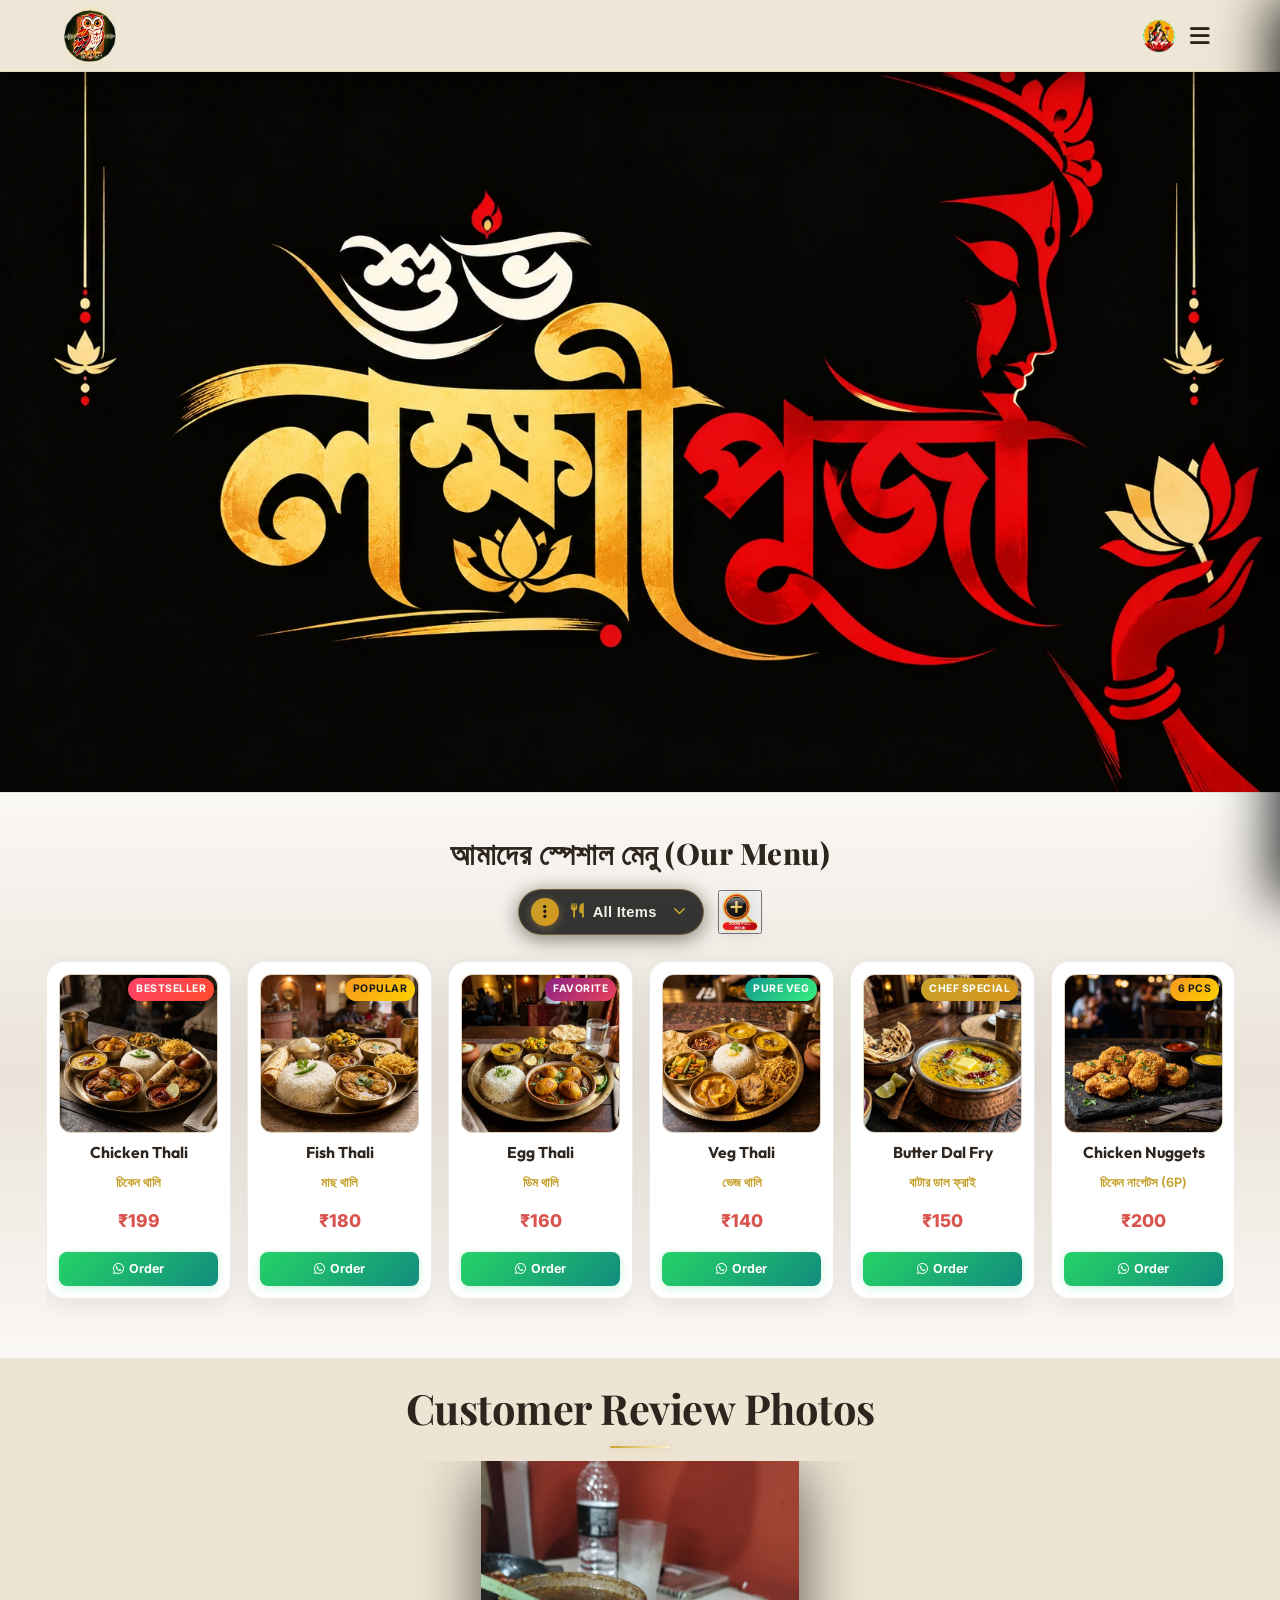
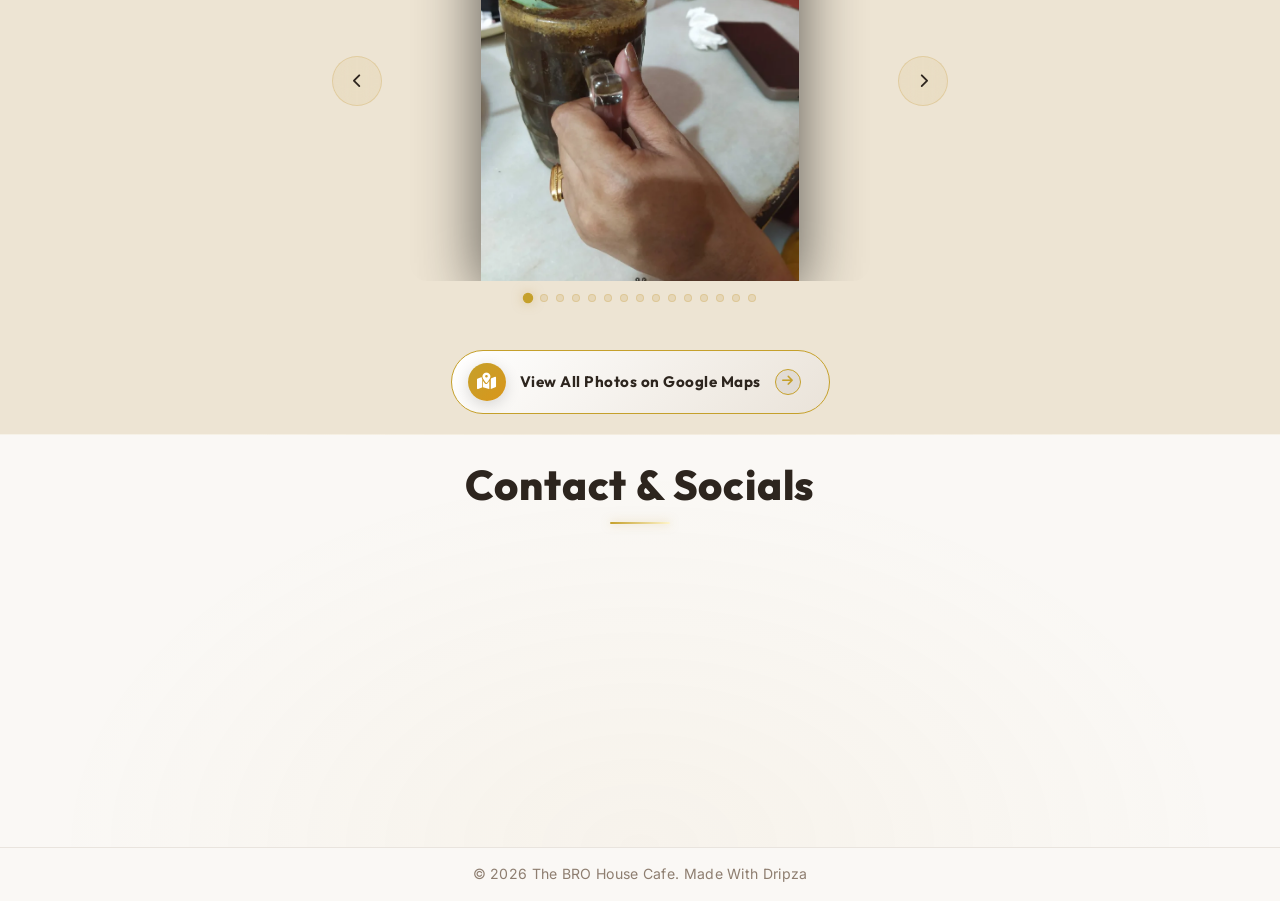
<file: index.html>
﻿<!DOCTYPE html>
<html lang="bn">
<head>
    <meta charset="UTF-8">
    <meta name="viewport" content="width=device-width, initial-scale=1.0">
    <title>The BRO House Cafe</title>
    <link rel="icon" type="image/png" href="assets/the_bro_house_cafe_logo.webp">
    <link href="https://fonts.googleapis.com/css2?family=Playfair+Display:wght@400;600;700;800&family=Outfit:wght@300;400;600;800&family=Inter:wght@300;400;500;600&display=swap" rel="stylesheet">
    <link rel="stylesheet" href="https://cdnjs.cloudflare.com/ajax/libs/font-awesome/6.4.0/css/all.min.css">
    <link rel="stylesheet" href="styles.css?v=1.3">
</head>
<body class="no-scroll">
    <!-- Preloader Screen -->
    <div id="preloader">
        <div class="preloader-content">
            <h1 class="preloader-title">Welcome to <br><span class="highlight">The BRO House Cafe</span></h1>
            <div class="preloader-loader">
                <div class="loader-bar"></div>
            </div>
        </div>
    </div>
    <!-- Navbar -->
    <nav class="navbar">
        <div class="logo-container">
            <img src="assets/the_bro_house_cafe_logo.webp" alt="The BRO House Cafe Logo" class="logo-brand-img">
            <div class="logo-text-wrapper">
                <span class="animated-football-header" title="Mahalaya Special">
                    <img src="assets/lakshmi_puja_web_run_icon.webp" alt="Mahalaya Run Icon" style="object-fit: contain; filter: drop-shadow(0 0 5px rgba(255, 215, 0, 0.6));">
                </span>
                <span class="logo-text">The BRO House Cafe</span>
            </div>
        </div>
        <span class="rath-yatra-header-text">শুভ লক্ষ্মীপূজা</span>
        <ul class="nav-links">
            <li><a href="#home">Home</a></li>
            <li><a href="#menu">Menu</a></li>
            <li><a href="#reviews">Reviews</a></li>
            <li><a href="#contact">Contact</a></li>
        </ul>
        <div class="navbar-actions">
            <!-- Rakhi Purnima Button for Poster -->
            <button class="fifa-btn" id="open-promo-modal-direct-btn" title="Show Mahalaya Special Poster">
                <div class="fifa-container">
                    <div class="fifa-magic-ring"></div>
                    <img src="assets/lakshmi_puja_web_icon.webp" alt="Mahalaya Special" class="fifa-svg" style="object-fit: contain;">
                </div>
            </button>
            
            <div class="hamburger">
                <i class="fas fa-bars"></i>
            </div>
        </div>
    </nav>

    <!-- Hero Section -->
    <section id="home" class="hero">
        <div class="hero-bg banner-box">
            <img src="assets/lakshmi_puja_greeting_banner.webp" alt="Durga Puja Festival Banner" class="active">
            <img src="assets/hero_banner_1.webp" alt="The BRO House Cafe Banner 1">
            <img src="assets/hero_banner_2.webp" alt="The BRO House Cafe Banner 2">
            <img src="assets/hero_banner_3.webp" alt="The BRO House Cafe Banner 3">
            <img src="assets/hero_banner_4.webp" alt="The BRO House Cafe Banner 4">
            <img src="assets/hero_banner_5.webp" alt="The BRO House Cafe Banner 5">
            <img src="assets/hero_banner_6.webp" alt="The BRO House Cafe Banner 6">
            <img src="assets/hero_banner_7.webp" alt="The BRO House Cafe Banner 7">
            <img src="assets/hero_banner_8.webp" alt="The BRO House Cafe Banner 8">
            <img src="assets/hero_banner_9.webp" alt="The BRO House Cafe Banner 9">
            <img src="assets/hero_banner_10.webp" alt="The BRO House Cafe Banner 10">
            <img src="assets/hero_banner_11.webp" alt="The BRO House Cafe Banner 11">
            <img src="assets/hero_banner_12.webp" alt="The BRO House Cafe Banner 12">
                                                <div class="overlay"></div>
        </div>
        <!-- Click/Hover Zones for Banner Control -->
        <div class="hero-nav-zone left-zone" title="Previous Image"></div>
        <div class="hero-nav-zone right-zone" title="Next Image"></div>
    </section>

                <!-- Digital Restaurant Menu Section -->
    <section id="menu" class="main-menu-section">
        <div class="menu-header-wrapper">
            <div class="menu-eyebrow-container">
                <span class="menu-eyebrow">আমাদের স্পেশাল মেনু (Our Menu)</span>
            </div>
        </div>

        <!-- Menu Category Filter Tabs -->
                <!-- Menu Category Filter Dropdown (Three-Dot Filter Menu) -->
        <!-- Menu Filter and Zoom Controls Row -->
        <div class="menu-filter-controls-row">
            <div class="menu-filter-dropdown-wrapper" id="main-menu-filter-dropdown-wrapper">
            <button type="button" class="menu-filter-dots-btn" id="main-menu-filter-dots-btn" aria-expanded="false" aria-haspopup="true" title="Filter Menu">
                <span class="three-dots-icon-box">
                    <i class="fas fa-ellipsis-v"></i>
                </span>
                <span class="current-filter-label" id="main-current-filter-label">
                    <i class="fas fa-utensils"></i>
                    <span>All Items</span>
                </span>
                <i class="fas fa-chevron-down filter-dropdown-arrow"></i>
            </button>

            <!-- Dropdown List of Category Filter Options -->
            <div class="menu-filter-dropdown-menu" id="main-menu-filter-dropdown-menu">
                <div class="menu-filter-dropdown-header">
                    <span><i class="fas fa-filter"></i> Filter Category</span>
                </div>
                <div class="menu-filter-dropdown-list">
                    <button type="button" class="menu-tab-btn active" data-category="all">
                        <span class="tab-btn-content">
                            <i class="fas fa-utensils tab-icon"></i>
                            <span class="tab-title">All Items</span>
                        </span>
                        <i class="fas fa-check active-indicator-icon"></i>
                    </button>
                    <button type="button" class="menu-tab-btn" data-category="thali">
                        <span class="tab-btn-content">
                            <i class="fas fa-bowl-rice tab-icon"></i>
                            <span class="tab-title">Bengali Thali</span>
                        </span>
                        <i class="fas fa-check active-indicator-icon"></i>
                    </button>
                    <button type="button" class="menu-tab-btn" data-category="snacks">
                        <span class="tab-btn-content">
                            <i class="fas fa-burger tab-icon"></i>
                            <span class="tab-title">Breakfast & Snacks</span>
                        </span>
                        <i class="fas fa-check active-indicator-icon"></i>
                    </button>
                    <button type="button" class="menu-tab-btn" data-category="beverages">
                        <span class="tab-btn-content">
                            <i class="fas fa-mug-hot tab-icon"></i>
                            <span class="tab-title">Tea & Coffee</span>
                        </span>
                        <i class="fas fa-check active-indicator-icon"></i>
                    </button>
                    <button type="button" class="menu-tab-btn" data-category="extras">
                        <span class="tab-btn-content">
                            <i class="fas fa-plate-wheat tab-icon"></i>
                            <span class="tab-title">Sides & Extras</span>
                        </span>
                        <i class="fas fa-check active-indicator-icon"></i>
                    </button>
                </div>
            </div>
        </div>

            <!-- Zoom Full Menu Button on Right Side of Filter -->
            <button type="button" class="menu-zoom-img-btn" id="open-full-menu-modal-btn" title="Open Complete Menu Card (সম্পূর্ণ মেনু)">
                    <img src="assets/zoom_full_menu_icon.webp" alt="Zoom Full Menu" class="zoom-full-menu-img">
                </button>
        </div>
        

        <!-- Menu Cards Horizontal Side-Scroll Wrapper -->
        <div class="main-menu-scroll-wrapper">
            <div class="main-menu-scroll-track" id="main-restaurant-menu-scroll">
                
                <!-- 1. Chicken Thali -->
                <div class="food-menu-card" data-category="thali">
                    <div class="food-card-badge bestseller">Bestseller</div>
                    <div class="food-card-img-box">
                        <img src="assets/menu_chicken_thali.webp" alt="Chicken Thali" loading="lazy">
                    </div>
                    <div class="food-card-body">
                        <h3 class="food-title">Chicken Thali</h3>
                        <span class="bengali-title">চিকেন থালি</span>
                        <span class="food-price">₹199</span>
                        <a href="https://wa.me/917384146899?text=Hi%20The%20BRO%20House%20Cafe,%20I%20want%20to%20order%20Chicken%20Thali%20(₹199)" target="_blank" class="food-order-btn">
                            <i class="fab fa-whatsapp"></i> Order
                        </a>
                    </div>
                </div>

                <!-- 2. Fish Thali -->
                <div class="food-menu-card" data-category="thali">
                    <div class="food-card-badge popular">Popular</div>
                    <div class="food-card-img-box">
                        <img src="assets/menu_fish_thali.webp" alt="Fish Thali" loading="lazy">
                    </div>
                    <div class="food-card-body">
                        <h3 class="food-title">Fish Thali</h3>
                        <span class="bengali-title">মাছ থালি</span>
                        <span class="food-price">₹180</span>
                        <a href="https://wa.me/917384146899?text=Hi%20The%20BRO%20House%20Cafe,%20I%20want%20to%20order%20Fish%20Thali%20(₹180)" target="_blank" class="food-order-btn">
                            <i class="fab fa-whatsapp"></i> Order
                        </a>
                    </div>
                </div>

                <!-- 3. Egg Thali -->
                <div class="food-menu-card" data-category="thali">
                    <div class="food-card-badge special">Favorite</div>
                    <div class="food-card-img-box">
                        <img src="assets/menu_egg_thali.webp" alt="Egg Thali" loading="lazy">
                    </div>
                    <div class="food-card-body">
                        <h3 class="food-title">Egg Thali</h3>
                        <span class="bengali-title">ডিম থালি</span>
                        <span class="food-price">₹160</span>
                        <a href="https://wa.me/917384146899?text=Hi%20The%20BRO%20House%20Cafe,%20I%20want%20to%20order%20Egg%20Thali%20(₹160)" target="_blank" class="food-order-btn">
                            <i class="fab fa-whatsapp"></i> Order
                        </a>
                    </div>
                </div>

                <!-- 4. Veg Thali -->
                <div class="food-menu-card" data-category="thali">
                    <div class="food-card-badge pure-veg">Pure Veg</div>
                    <div class="food-card-img-box">
                        <img src="assets/menu_veg_thali.webp" alt="Veg Thali" loading="lazy">
                    </div>
                    <div class="food-card-body">
                        <h3 class="food-title">Veg Thali</h3>
                        <span class="bengali-title">ভেজ থালি</span>
                        <span class="food-price">₹140</span>
                        <a href="https://wa.me/917384146899?text=Hi%20The%20BRO%20House%20Cafe,%20I%20want%20to%20order%20Veg%20Thali%20(₹140)" target="_blank" class="food-order-btn">
                            <i class="fab fa-whatsapp"></i> Order
                        </a>
                    </div>
                </div>

                <!-- 5. Butter Dal Fry -->
                <div class="food-menu-card" data-category="extras">
                    <div class="food-card-badge chef">Chef Special</div>
                    <div class="food-card-img-box">
                        <img src="assets/menu_butter_dal_fry.webp" alt="Butter Dal Fry" loading="lazy">
                    </div>
                    <div class="food-card-body">
                        <h3 class="food-title">Butter Dal Fry</h3>
                        <span class="bengali-title">বাটার ডাল ফ্রাই</span>
                        <span class="food-price">₹150</span>
                        <a href="https://wa.me/917384146899?text=Hi%20The%20BRO%20House%20Cafe,%20I%20want%20to%20order%20Butter%20Dal%20Fry%20(₹150)" target="_blank" class="food-order-btn">
                            <i class="fab fa-whatsapp"></i> Order
                        </a>
                    </div>
                </div>

                <!-- 6. Chicken Nuggets -->
                <div class="food-menu-card" data-category="snacks">
                    <div class="food-card-badge popular">6 Pcs</div>
                    <div class="food-card-img-box">
                        <img src="assets/menu_chicken_nuggets.webp" alt="Chicken Nuggets" loading="lazy">
                    </div>
                    <div class="food-card-body">
                        <h3 class="food-title">Chicken Nuggets</h3>
                        <span class="bengali-title">চিকেন নাগেটস (6P)</span>
                        <span class="food-price">₹200</span>
                        <a href="https://wa.me/917384146899?text=Hi%20The%20BRO%20House%20Cafe,%20I%20want%20to%20order%20Chicken%20Nuggets%20(₹200)" target="_blank" class="food-order-btn">
                            <i class="fab fa-whatsapp"></i> Order
                        </a>
                    </div>
                </div>

                <!-- 7. Aloo Tikki -->
                <div class="food-menu-card" data-category="snacks">
                    <div class="food-card-badge pure-veg">Big Size</div>
                    <div class="food-card-img-box">
                        <img src="assets/menu_aloo_tikki.webp" alt="Aloo Tikki Big Size" loading="lazy">
                    </div>
                    <div class="food-card-body">
                        <h3 class="food-title">Aloo Tikki 6P</h3>
                        <span class="bengali-title">আলু টিক্কি (6P)</span>
                        <span class="food-price">₹180</span>
                        <a href="https://wa.me/917384146899?text=Hi%20The%20BRO%20House%20Cafe,%20I%20want%20to%20order%20Aloo%20Tikki%20(₹180)" target="_blank" class="food-order-btn">
                            <i class="fab fa-whatsapp"></i> Order
                        </a>
                    </div>
                </div>

                <!-- 8. Egg Maggie -->
                <div class="food-menu-card" data-category="snacks">
                    <div class="food-card-badge popular">Hot</div>
                    <div class="food-card-img-box">
                        <img src="assets/menu_egg_maggie.webp" alt="Egg Maggie" loading="lazy">
                    </div>
                    <div class="food-card-body">
                        <h3 class="food-title">Egg Maggie</h3>
                        <span class="bengali-title">এগ ম্যাগি</span>
                        <span class="food-price">₹80</span>
                        <a href="https://wa.me/917384146899?text=Hi%20The%20BRO%20House%20Cafe,%20I%20want%20to%20order%20Egg%20Maggie%20(₹80)" target="_blank" class="food-order-btn">
                            <i class="fab fa-whatsapp"></i> Order
                        </a>
                    </div>
                </div>

                <!-- 9. Veg Maggie -->
                <div class="food-menu-card" data-category="snacks">
                    <div class="food-card-badge pure-veg">Veg</div>
                    <div class="food-card-img-box">
                        <img src="assets/menu_egg_maggie.webp" alt="Veg Maggie" loading="lazy">
                    </div>
                    <div class="food-card-body">
                        <h3 class="food-title">Veg Maggie</h3>
                        <span class="bengali-title">ভেজ ম্যাগি</span>
                        <span class="food-price">₹60</span>
                        <a href="https://wa.me/917384146899?text=Hi%20The%20BRO%20House%20Cafe,%20I%20want%20to%20order%20Veg%20Maggie%20(₹60)" target="_blank" class="food-order-btn">
                            <i class="fab fa-whatsapp"></i> Order
                        </a>
                    </div>
                </div>

                <!-- 10. Bread Omelette -->
                <div class="food-menu-card" data-category="snacks">
                    <div class="food-card-badge special">Breakfast</div>
                    <div class="food-card-img-box">
                        <img src="assets/menu6.webp" alt="Bread Omelette Jam Butter" loading="lazy">
                    </div>
                    <div class="food-card-body">
                        <h3 class="food-title">Bread Omelette</h3>
                        <span class="bengali-title">ব্রেড ওমলেট / জ্যাম</span>
                        <span class="food-price">₹60</span>
                        <a href="https://wa.me/917384146899?text=Hi%20The%20BRO%20House%20Cafe,%20I%20want%20to%20order%20Bread%20Omelette%20(₹60)" target="_blank" class="food-order-btn">
                            <i class="fab fa-whatsapp"></i> Order
                        </a>
                    </div>
                </div>

                <!-- 11. Chai & Coffee -->
                <div class="food-menu-card" data-category="beverages">
                    <div class="food-card-badge special">Hot</div>
                    <div class="food-card-img-box">
                        <img src="assets/menu_tea_coffee.webp" alt="Coffee" loading="lazy">
                    </div>
                    <div class="food-card-body">
                        <h3 class="food-title">Milk / Black Coffee</h3>
                        <span class="bengali-title">কফি (Min 2 Cup)</span>
                        <span class="food-price">₹50</span>
                        <a href="https://wa.me/917384146899?text=Hi%20The%20BRO%20House%20Cafe,%20I%20want%20to%20order%20Coffee" target="_blank" class="food-order-btn">
                            <i class="fab fa-whatsapp"></i> Order
                        </a>
                    </div>
                </div>

                <!-- 12. Milk / Black Tea -->
                <div class="food-menu-card" data-category="beverages">
                    <div class="food-card-badge bestseller">Chai</div>
                    <div class="food-card-img-box">
                        <img src="assets/menu_tea_coffee.webp" alt="Tea" loading="lazy">
                    </div>
                    <div class="food-card-body">
                        <h3 class="food-title">Black / Milk Tea</h3>
                        <span class="bengali-title">চা (Min 2 Cup)</span>
                        <span class="food-price">₹25</span>
                        <a href="https://wa.me/917384146899?text=Hi%20The%20BRO%20House%20Cafe,%20I%20want%20to%20order%20Tea" target="_blank" class="food-order-btn">
                            <i class="fab fa-whatsapp"></i> Order
                        </a>
                    </div>
                </div>

                <!-- 13. Green Tea -->
                <div class="food-menu-card" data-category="beverages">
                    <div class="food-card-badge pure-veg">Healthy</div>
                    <div class="food-card-img-box">
                        <img src="assets/menu_tea_coffee.webp" alt="Green Tea" loading="lazy">
                    </div>
                    <div class="food-card-body">
                        <h3 class="food-title">Green Tea</h3>
                        <span class="bengali-title">গ্রিন টি (Min 2 Cup)</span>
                        <span class="food-price">₹40</span>
                        <a href="https://wa.me/917384146899?text=Hi%20The%20BRO%20House%20Cafe,%20I%20want%20to%20order%20Green%20Tea" target="_blank" class="food-order-btn">
                            <i class="fab fa-whatsapp"></i> Order
                        </a>
                    </div>
                </div>

                <!-- 14. Extra Chicken 4P -->
                <div class="food-menu-card" data-category="extras">
                    <div class="food-card-badge popular">4 Pcs</div>
                    <div class="food-card-img-box">
                        <img src="assets/menu_chicken_thali.webp" alt="Extra Chicken" loading="lazy">
                    </div>
                    <div class="food-card-body">
                        <h3 class="food-title">Extra Chicken (4P)</h3>
                        <span class="bengali-title">চিকেন কারি (4P)</span>
                        <span class="food-price">₹180</span>
                        <a href="https://wa.me/917384146899?text=Hi%20The%20BRO%20House%20Cafe,%20I%20want%20to%20order%20Extra%20Chicken%204P%20(₹180)" target="_blank" class="food-order-btn">
                            <i class="fab fa-whatsapp"></i> Order
                        </a>
                    </div>
                </div>

                <!-- 15. Extra Mutton 1P -->
                <div class="food-menu-card" data-category="extras">
                    <div class="food-card-badge special">Special</div>
                    <div class="food-card-img-box">
                        <img src="assets/menu3.webp" alt="Extra Mutton" loading="lazy">
                    </div>
                    <div class="food-card-body">
                        <h3 class="food-title">Extra Mutton (1P)</h3>
                        <span class="bengali-title">মটন (স্পেশাল অর্ডার)</span>
                        <span class="food-price">₹80</span>
                        <a href="https://wa.me/917384146899?text=Hi%20The%20BRO%20House%20Cafe,%20I%20want%20to%20order%20Extra%20Mutton%20(₹80)" target="_blank" class="food-order-btn">
                            <i class="fab fa-whatsapp"></i> Order
                        </a>
                    </div>
                </div>

                <!-- 16. Extra Fish 1P -->
                <div class="food-menu-card" data-category="extras">
                    <div class="food-card-badge popular">1 Pc</div>
                    <div class="food-card-img-box">
                        <img src="assets/menu_fish_thali.webp" alt="Extra Fish" loading="lazy">
                    </div>
                    <div class="food-card-body">
                        <h3 class="food-title">Extra Fish (1P)</h3>
                        <span class="bengali-title">মাছ ১ পিস</span>
                        <span class="food-price">₹80</span>
                        <a href="https://wa.me/917384146899?text=Hi%20The%20BRO%20House%20Cafe,%20I%20want%20to%20order%20Extra%20Fish%20(₹80)" target="_blank" class="food-order-btn">
                            <i class="fab fa-whatsapp"></i> Order
                        </a>
                    </div>
                </div>

                <!-- 17. Green Salad -->
                <div class="food-menu-card" data-category="extras">
                    <div class="food-card-badge pure-veg">Fresh</div>
                    <div class="food-card-img-box">
                        <img src="assets/menu_veg_thali.webp" alt="Green Salad" loading="lazy">
                    </div>
                    <div class="food-card-body">
                        <h3 class="food-title">Green Salad</h3>
                        <span class="bengali-title">গ্রিন স্যালাড</span>
                        <span class="food-price">₹100</span>
                        <a href="https://wa.me/917384146899?text=Hi%20The%20BRO%20House%20Cafe,%20I%20want%20to%20order%20Green%20Salad%20(₹100)" target="_blank" class="food-order-btn">
                            <i class="fab fa-whatsapp"></i> Order
                        </a>
                    </div>
                </div>

                <!-- 18. Extra Egg (2P) -->
                <div class="food-menu-card" data-category="extras">
                    <div class="food-card-badge special">2 Pcs</div>
                    <div class="food-card-img-box">
                        <img src="assets/menu_egg_thali.webp" alt="Extra Egg 2P" loading="lazy">
                    </div>
                    <div class="food-card-body">
                        <h3 class="food-title">Extra Egg (2P)</h3>
                        <span class="bengali-title">ডিম (২ পিস)</span>
                        <span class="food-price">₹50</span>
                        <a href="https://wa.me/917384146899?text=Hi%20The%20BRO%20House%20Cafe,%20I%20want%20to%20order%20Extra%20Egg%202P%20(₹50)" target="_blank" class="food-order-btn">
                            <i class="fab fa-whatsapp"></i> Order
                        </a>
                    </div>
                </div>

                <!-- 19. Extra Rice -->
                <div class="food-menu-card" data-category="extras">
                    <div class="food-card-badge popular">1 Plate</div>
                    <div class="food-card-img-box">
                        <img src="assets/menu_veg_thali.webp" alt="Extra Rice" loading="lazy">
                    </div>
                    <div class="food-card-body">
                        <h3 class="food-title">Extra Rice</h3>
                        <span class="bengali-title">এক্সট্রা ভাত</span>
                        <span class="food-price">₹50</span>
                        <a href="https://wa.me/917384146899?text=Hi%20The%20BRO%20House%20Cafe,%20I%20want%20to%20order%20Extra%20Rice%20(₹50)" target="_blank" class="food-order-btn">
                            <i class="fab fa-whatsapp"></i> Order
                        </a>
                    </div>
                </div>

                <!-- 20. Extra Misti / Papad / Roti -->
                <div class="food-menu-card" data-category="extras">
                    <div class="food-card-badge pure-veg">Per Pc</div>
                    <div class="food-card-img-box">
                        <img src="assets/menu2.webp" alt="Extra Misti Papad Roti" loading="lazy">
                    </div>
                    <div class="food-card-body">
                        <h3 class="food-title">Extra Misti / Papad / Roti</h3>
                        <span class="bengali-title">মিষ্টি / পাঁপড় / রুটি</span>
                        <span class="food-price">₹10</span>
                        <a href="https://wa.me/917384146899?text=Hi%20The%20BRO%20House%20Cafe,%20I%20want%20to%20order%20Extra%20Misti%20Papad%20Roti%20(₹10)" target="_blank" class="food-order-btn">
                            <i class="fab fa-whatsapp"></i> Order
                        </a>
                    </div>
                </div>

                <!-- 21. Extra Sabji / Dal / Vaji -->
                <div class="food-menu-card" data-category="extras">
                    <div class="food-card-badge pure-veg">Side Bowl</div>
                    <div class="food-card-img-box">
                        <img src="assets/menu_butter_dal_fry.webp" alt="Extra Sabji Dal Vaji" loading="lazy">
                    </div>
                    <div class="food-card-body">
                        <h3 class="food-title">Extra Sabji / Dal / Vaji</h3>
                        <span class="bengali-title">সবজি / ডাল / ভাজি</span>
                        <span class="food-price">₹30</span>
                        <a href="https://wa.me/917384146899?text=Hi%20The%20BRO%20House%20Cafe,%20I%20want%20to%20order%20Extra%20Sabji%20Dal%20Vaji%20(₹30)" target="_blank" class="food-order-btn">
                            <i class="fab fa-whatsapp"></i> Order
                        </a>
                    </div>
                </div>

                <!-- 18. Water Bottle -->
                <div class="food-menu-card" data-category="beverages">
                    <div class="food-card-badge pure-veg">Mineral</div>
                    <div class="food-card-img-box">
                        <img src="assets/menu5.webp" alt="Water Bottle" loading="lazy">
                    </div>
                    <div class="food-card-body">
                        <h3 class="food-title">Water Bottle</h3>
                        <span class="bengali-title">জল 1L / 2L</span>
                        <span class="food-price">₹20 / ₹30</span>
                        <a href="https://wa.me/917384146899?text=Hi%20The%20BRO%20House%20Cafe,%20I%20want%20to%20order%20Water%20Bottle" target="_blank" class="food-order-btn">
                            <i class="fab fa-whatsapp"></i> Order
                        </a>
                    </div>
                </div>

            </div>
        </div>
    </section>

    <!-- Reviews Section (Photo Gallery) -->
    <section id="reviews" class="reviews-section">
        <h2 class="section-title">Customer Review Photos</h2>
        <div class="reviews-slider-container">
            <div class="reviews-slider">
                <div class="review-slide active">
                    <img src="assets/review_1.webp" alt="Customer Review 1">
                </div>
                <div class="review-slide">
                    <img src="assets/review_2.webp" alt="Customer Review 2">
                </div>
                <div class="review-slide">
                    <img src="assets/review_3.webp" alt="Customer Review 3">
                </div>
                <div class="review-slide">
                    <img src="assets/review_4.webp" alt="Customer Review 4">
                </div>
                <div class="review-slide">
                    <img src="assets/review_5.webp" alt="Customer Review 5">
                </div>
                <div class="review-slide">
                    <img src="assets/review_6.webp" alt="Customer Review 6">
                </div>
                <div class="review-slide">
                    <img src="assets/review_7.webp" alt="Customer Review 7">
                </div>
                <div class="review-slide">
                    <img src="assets/review_8.webp" alt="Customer Review 8">
                </div>
                <div class="review-slide">
                    <img src="assets/review_9.webp" alt="Customer Review 9">
                </div>
                <div class="review-slide">
                    <img src="assets/review_10.webp" alt="Customer Review 10">
                </div>
                <div class="review-slide">
                    <img src="assets/review_11.webp" alt="Customer Review 11">
                </div>
                <div class="review-slide">
                    <img src="assets/review_12.webp" alt="Customer Review 12">
                </div>
                <div class="review-slide">
                    <img src="assets/review_13.webp" alt="Customer Review 13">
                </div>
                <div class="review-slide">
                    <img src="assets/review_14.webp" alt="Customer Review 14">
                </div>
                <div class="review-slide">
                    <img src="assets/review_15.webp" alt="Customer Review 15">
                </div>
            </div>
            
            <!-- Slider Controls -->
            <button class="slider-btn prev-btn"><i class="fas fa-chevron-left"></i></button>
            <button class="slider-btn next-btn"><i class="fas fa-chevron-right"></i></button>
            
            <!-- Slider Dots -->
            <div class="slider-dots">
                <span class="dot active" data-index="0"></span>
                <span class="dot" data-index="1"></span>
                <span class="dot" data-index="2"></span>
                <span class="dot" data-index="3"></span>
                <span class="dot" data-index="4"></span>
                <span class="dot" data-index="5"></span>
                <span class="dot" data-index="6"></span>
                <span class="dot" data-index="7"></span>
                <span class="dot" data-index="8"></span>
                <span class="dot" data-index="9"></span>
                <span class="dot" data-index="10"></span>
                <span class="dot" data-index="11"></span>
                <span class="dot" data-index="12"></span>
                <span class="dot" data-index="13"></span>
                <span class="dot" data-index="14"></span>
            </div>
        </div>
        <div style="text-align: center; margin-top: 3rem;">
            <div class="reviews-cta-wrapper">
            <a href="https://maps.app.goo.gl/J7AtfF4kA4ZM7J6y5" target="_blank" class="modern-maps-btn" title="Open Google Maps Gallery">
                <span class="maps-icon-badge"><i class="fas fa-map-marked-alt"></i></span>
                <span class="maps-btn-text">View All Photos on Google Maps</span>
                <span class="maps-arrow-circle"><i class="fas fa-arrow-right"></i></span>
            </a>
        </div>
        </div>
    </section>

    <!-- Contact & Footer -->
    <section id="contact" class="contact-section">
        <h2 class="section-title">Contact & Socials</h2>
        <div class="contact-container glassmorphism">
            <div class="contact-info">
                <h2>Visit Us</h2>
                <div class="info-item">
                    <a href="https://maps.app.goo.gl/KzTAao398MJJjde27" target="_blank" style="color: inherit; text-decoration: none; display: flex; align-items: center; gap: 15px;">
                        <i class="fas fa-map-marker-alt"></i>
                        <p>Manipur Rajbari, Nabadwip, West Bengal 741302</p>
                    </a>
                </div>
                <div class="info-item">
                    <i class="fas fa-phone-alt"></i>
                    <p><a href="tel:+917384146899" style="color: inherit; text-decoration: none;">+91 7384146899</a></p>
                </div>
                <div class="info-item">
                    <i class="fas fa-envelope"></i>
                    <p><a href="mailto:hello@thebrohousecafe.com" style="color: inherit; text-decoration: none;">hello@thebrohousecafe.com</a></p>
                </div>
            </div>
            <div class="social-links">
                <h2>Follow Us</h2>
                <div class="social-icons">
                    <a href="#" class="social-icon"><i class="fab fa-instagram"></i></a>
                    <a href="#" class="social-icon"><i class="fab fa-facebook-f"></i></a>
                    <a href="#" class="social-icon"><i class="fab fa-youtube"></i></a>
                    <a href="https://wa.me/917384146899" target="_blank" class="social-icon"><i class="fab fa-whatsapp"></i></a>
                    <a href="https://maps.app.goo.gl/KzTAao398MJJjde27" target="_blank" class="social-icon"><i class="fas fa-map-marker-alt"></i></a>
                </div>
            </div>
        </div>
    </section>

    <footer>
        <p>&copy; 2026 The BRO House Cafe. Made With Dripza</p>
    </footer>



    <!-- Full Menu Interactive Modal -->
    <div class="full-menu-modal" id="full-menu-modal" aria-hidden="true">
        <div class="full-menu-modal-overlay" id="full-menu-modal-overlay"></div>
        <div class="full-menu-modal-container">
            <!-- Modal Sticky Top Header Container (Header + Hero Title + Search + Category Tabs) -->
            <div class="full-menu-modal-top-section">
                <!-- Modal Header -->
                <div class="full-menu-modal-header">
                    <div class="full-menu-modal-header-left">
                        <button class="menu-modal-close-btn" id="close-full-menu-modal-btn" aria-label="Close Full Menu">
                            <i class="fas fa-arrow-left"></i> <span>Back</span>
                        </button>
                        <div class="full-menu-modal-title">
                            The BRO House Cafe
                        </div>
                    </div>
                    <div class="full-menu-modal-header-right">
                        <a href="#modal-order-timings" class="menu-modal-timing-btn" id="modal-timing-btn" title="Order Timings">
                            <i class="fas fa-clock"></i> <span>Timings</span>
                        </a>
                        <a href="tel:917384146899" class="menu-modal-call-btn">
                            <i class="fas fa-phone-alt"></i> <span>917384146899</span>
                        </a>
                        <button class="menu-modal-close-icon-btn" id="close-full-menu-icon-btn" aria-label="Close">
                            <i class="fas fa-times"></i>
                        </button>
                    </div>
                </div>

                <!-- Modal Hero Header -->
                <div class="full-menu-hero">
                    <h1>Complete Menu Card <span class="bengali-heading">আমাদের সম্পূর্ণ ডিজিটাল মেনু</span></h1>
                </div>

                <!-- Search Bar & Category Filter Tabs -->
                <div class="menu-control-bar">
                    

                    <!-- Modal Category Filter Dropdown (Three-Dot Filter Menu) -->
                    <div class="menu-filter-dropdown-wrapper" id="modal-menu-filter-dropdown-wrapper">
            <button type="button" class="menu-filter-dots-btn" id="modal-menu-filter-dots-btn" aria-expanded="false" aria-haspopup="true" title="Filter Menu">
                <span class="three-dots-icon-box">
                    <i class="fas fa-ellipsis-v"></i>
                </span>
                <span class="current-filter-label" id="modal-current-filter-label">
                    <i class="fas fa-utensils"></i>
                    <span>All Items</span>
                </span>
                <i class="fas fa-chevron-down filter-dropdown-arrow"></i>
            </button>

            <!-- Dropdown List of Category Filter Options -->
            <div class="menu-filter-dropdown-menu" id="modal-menu-filter-dropdown-menu">
                <div class="menu-filter-dropdown-header">
                    <span><i class="fas fa-filter"></i> Filter Category</span>
                </div>
                <div class="menu-filter-dropdown-list">
                    <button type="button" class="menu-tab-btn active" data-category="all">
                        <span class="tab-btn-content">
                            <i class="fas fa-utensils tab-icon"></i>
                            <span class="tab-title">All Items</span>
                        </span>
                        <i class="fas fa-check active-indicator-icon"></i>
                    </button>
                    <button type="button" class="menu-tab-btn" data-category="thali">
                        <span class="tab-btn-content">
                            <i class="fas fa-bowl-rice tab-icon"></i>
                            <span class="tab-title">Bengali Thali</span>
                        </span>
                        <i class="fas fa-check active-indicator-icon"></i>
                    </button>
                    <button type="button" class="menu-tab-btn" data-category="snacks">
                        <span class="tab-btn-content">
                            <i class="fas fa-burger tab-icon"></i>
                            <span class="tab-title">Breakfast & Snacks</span>
                        </span>
                        <i class="fas fa-check active-indicator-icon"></i>
                    </button>
                    <button type="button" class="menu-tab-btn" data-category="beverages">
                        <span class="tab-btn-content">
                            <i class="fas fa-mug-hot tab-icon"></i>
                            <span class="tab-title">Tea & Coffee</span>
                        </span>
                        <i class="fas fa-check active-indicator-icon"></i>
                    </button>
                    <button type="button" class="menu-tab-btn" data-category="extras">
                        <span class="tab-btn-content">
                            <i class="fas fa-plate-wheat tab-icon"></i>
                            <span class="tab-title">Sides & Extras</span>
                        </span>
                        <i class="fas fa-check active-indicator-icon"></i>
                    </button>
                </div>
            </div>
                </div>

                    <div class="search-box-wrapper">
                        <i class="fas fa-search"></i>
                        <input type="text" id="modal-menu-search-input" placeholder="খাবারের নাম লিখে খুঁজুন (Search dishes...)" autocomplete="off" enterkeyhint="search">
                        <button type="button" id="modal-menu-search-clear" class="search-clear-btn" aria-label="Clear search" title="à¦®à§à¦›à§‡ à¦«à§‡à¦²à§à¦¨ (Clear)">
                            <i class="fas fa-times"></i>
                        </button>
                    </div>
            </div>
            </div>

            <div class="full-menu-modal-body">
                <!-- Complete Menu Card Grid -->
                <div class="compact-menu-grid-container">
                    <div class="compact-grid" id="modal-full-menu-grid">

                        <!-- 1. Chicken Thali -->
                        <div class="food-menu-card" data-category="thali" data-keywords="chicken thali murgi murgir mangsho rice dal sabji thali">
                            <div class="food-card-badge bestseller">Bestseller</div>
                            <div class="food-card-img-box">
                                <img src="assets/menu_chicken_thali.webp" alt="Chicken Thali" loading="lazy">
                            </div>
                            <div class="food-card-body">
                                <h3 class="food-title">Chicken Thali</h3>
                                <span class="bengali-title">চিকেন থালি</span>
                                <span class="food-price">₹199</span>
                                <a href="https://wa.me/917384146899?text=Hi%20The%20BRO%20House%20Cafe,%20I%20want%20to%20order%20Chicken%20Thali%20(₹199)" target="_blank" class="food-order-btn">
                                    <i class="fab fa-whatsapp"></i> Order
                                </a>
                            </div>
                        </div>

                        <!-- 2. Fish Thali -->
                        <div class="food-menu-card" data-category="thali" data-keywords="fish thali macher thali mach jhol rui katla rice dal thali">
                            <div class="food-card-badge popular">Popular</div>
                            <div class="food-card-img-box">
                                <img src="assets/menu_fish_thali.webp" alt="Fish Thali" loading="lazy">
                            </div>
                            <div class="food-card-body">
                                <h3 class="food-title">Fish Thali</h3>
                                <span class="bengali-title">মাছ থালি</span>
                                <span class="food-price">₹180</span>
                                <a href="https://wa.me/917384146899?text=Hi%20The%20BRO%20House%20Cafe,%20I%20want%20to%20order%20Fish%20Thali%20(₹180)" target="_blank" class="food-order-btn">
                                    <i class="fab fa-whatsapp"></i> Order
                                </a>
                            </div>
                        </div>

                        <!-- 3. Egg Thali -->
                        <div class="food-menu-card" data-category="thali" data-keywords="egg thali dimer thali dim kosha rice dal thali">
                            <div class="food-card-badge special">Favorite</div>
                            <div class="food-card-img-box">
                                <img src="assets/menu_egg_thali.webp" alt="Egg Thali" loading="lazy">
                            </div>
                            <div class="food-card-body">
                                <h3 class="food-title">Egg Thali</h3>
                                <span class="bengali-title">ডিম থালি</span>
                                <span class="food-price">₹160</span>
                                <a href="https://wa.me/917384146899?text=Hi%20The%20BRO%20House%20Cafe,%20I%20want%20to%20order%20Egg%20Thali%20(₹160)" target="_blank" class="food-order-btn">
                                    <i class="fab fa-whatsapp"></i> Order
                                </a>
                            </div>
                        </div>

                        <!-- 4. Veg Thali -->
                        <div class="food-menu-card" data-category="thali" data-keywords="veg thali niramish thali paneer dal sabji rice mishti doi">
                            <div class="food-card-badge pure-veg">Pure Veg</div>
                            <div class="food-card-img-box">
                                <img src="assets/menu_veg_thali.webp" alt="Veg Thali" loading="lazy">
                            </div>
                            <div class="food-card-body">
                                <h3 class="food-title">Veg Thali</h3>
                                <span class="bengali-title">ভেজ থালি</span>
                                <span class="food-price">₹140</span>
                                <a href="https://wa.me/917384146899?text=Hi%20The%20BRO%20House%20Cafe,%20I%20want%20to%20order%20Veg%20Thali%20(₹140)" target="_blank" class="food-order-btn">
                                    <i class="fab fa-whatsapp"></i> Order
                                </a>
                            </div>
                        </div>

                        <!-- 5. Butter Dal Fry -->
                        <div class="food-menu-card" data-category="extras" data-keywords="butter dal fry yellow dal tadka veg">
                            <div class="food-card-badge chef">Chef Special</div>
                            <div class="food-card-img-box">
                                <img src="assets/menu_butter_dal_fry.webp" alt="Butter Dal Fry" loading="lazy">
                            </div>
                            <div class="food-card-body">
                                <h3 class="food-title">Butter Dal Fry</h3>
                                <span class="bengali-title">বাটার ডাল ফ্রাই</span>
                                <span class="food-price">₹150</span>
                                <a href="https://wa.me/917384146899?text=Hi%20The%20BRO%20House%20Cafe,%20I%20want%20to%20order%20Butter%20Dal%20Fry%20(₹150)" target="_blank" class="food-order-btn">
                                    <i class="fab fa-whatsapp"></i> Order
                                </a>
                            </div>
                        </div>

                        <!-- 6. Chicken Nuggets (6P) -->
                        <div class="food-menu-card" data-category="snacks" data-keywords="chicken nuggets 6p fried snacks non-veg">
                            <div class="food-card-badge popular">6 Pcs</div>
                            <div class="food-card-img-box">
                                <img src="assets/menu_chicken_nuggets.webp" alt="Chicken Nuggets" loading="lazy">
                            </div>
                            <div class="food-card-body">
                                <h3 class="food-title">Chicken Nuggets</h3>
                                <span class="bengali-title">চিকেন নাগেটস (6P)</span>
                                <span class="food-price">₹200</span>
                                <a href="https://wa.me/917384146899?text=Hi%20The%20BRO%20House%20Cafe,%20I%20want%20to%20order%20Chicken%20Nuggets%20(₹200)" target="_blank" class="food-order-btn">
                                    <i class="fab fa-whatsapp"></i> Order
                                </a>
                            </div>
                        </div>

                        <!-- 7. Aloo Tikki Big Size (6P) -->
                        <div class="food-menu-card" data-category="snacks" data-keywords="aloo tikki potato cutlet snacks big size veg">
                            <div class="food-card-badge pure-veg">Big Size</div>
                            <div class="food-card-img-box">
                                <img src="assets/menu_aloo_tikki.webp" alt="Aloo Tikki Big Size" loading="lazy">
                            </div>
                            <div class="food-card-body">
                                <h3 class="food-title">Aloo Tikki 6P</h3>
                                <span class="bengali-title">আলু টিক্কি (6P)</span>
                                <span class="food-price">₹180</span>
                                <a href="https://wa.me/917384146899?text=Hi%20The%20BRO%20House%20Cafe,%20I%20want%20to%20order%20Aloo%20Tikki%20(₹180)" target="_blank" class="food-order-btn">
                                    <i class="fab fa-whatsapp"></i> Order
                                </a>
                            </div>
                        </div>

                        <!-- 8. Egg Maggie -->
                        <div class="food-menu-card" data-category="snacks" data-keywords="egg maggie noodles masala snacks">
                            <div class="food-card-badge popular">Hot</div>
                            <div class="food-card-img-box">
                                <img src="assets/menu_egg_maggie.webp" alt="Egg Maggie" loading="lazy">
                            </div>
                            <div class="food-card-body">
                                <h3 class="food-title">Egg Maggie</h3>
                                <span class="bengali-title">এগ ম্যাগি</span>
                                <span class="food-price">₹80</span>
                                <a href="https://wa.me/917384146899?text=Hi%20The%20BRO%20House%20Cafe,%20I%20want%20to%20order%20Egg%20Maggie%20(₹80)" target="_blank" class="food-order-btn">
                                    <i class="fab fa-whatsapp"></i> Order
                                </a>
                            </div>
                        </div>

                        <!-- 9. Veg Maggie -->
                        <div class="food-menu-card" data-category="snacks" data-keywords="veg maggie masala noodles snacks vegetarian">
                            <div class="food-card-badge pure-veg">Veg</div>
                            <div class="food-card-img-box">
                                <img src="assets/menu_egg_maggie.webp" alt="Veg Maggie" loading="lazy">
                            </div>
                            <div class="food-card-body">
                                <h3 class="food-title">Veg Maggie</h3>
                                <span class="bengali-title">ভেজ ম্যাগি</span>
                                <span class="food-price">₹60</span>
                                <a href="https://wa.me/917384146899?text=Hi%20The%20BRO%20House%20Cafe,%20I%20want%20to%20order%20Veg%20Maggie%20(₹60)" target="_blank" class="food-order-btn">
                                    <i class="fab fa-whatsapp"></i> Order
                                </a>
                            </div>
                        </div>

                        <!-- 10. Bread Omelette / Jam / Butter -->
                        <div class="food-menu-card" data-category="snacks" data-keywords="bread omelette jam butter breakfast toast egg">
                            <div class="food-card-badge special">Breakfast</div>
                            <div class="food-card-img-box">
                                <img src="assets/menu6.webp" alt="Bread Omelette Jam Butter" loading="lazy">
                            </div>
                            <div class="food-card-body">
                                <h3 class="food-title">Bread Omelette</h3>
                                <span class="bengali-title">ব্রেড ওমলেট / জ্যাম</span>
                                <span class="food-price">₹60</span>
                                <a href="https://wa.me/917384146899?text=Hi%20The%20BRO%20House%20Cafe,%20I%20want%20to%20order%20Bread%20Omelette%20(₹60)" target="_blank" class="food-order-btn">
                                    <i class="fab fa-whatsapp"></i> Order
                                </a>
                            </div>
                        </div>

                        <!-- 11. Milk / Black Coffee -->
                        <div class="food-menu-card" data-category="beverages" data-keywords="coffee milk coffee black coffee hot drink beverages espresso">
                            <div class="food-card-badge special">Hot</div>
                            <div class="food-card-img-box">
                                <img src="assets/menu_tea_coffee.webp" alt="Milk and Black Coffee" loading="lazy">
                            </div>
                            <div class="food-card-body">
                                <h3 class="food-title">Milk / Black Coffee</h3>
                                <span class="bengali-title">কফি (Min 2 Cup)</span>
                                <span class="food-price">₹50</span>
                                <a href="https://wa.me/917384146899?text=Hi%20The%20BRO%20House%20Cafe,%20I%20want%20to%20order%20Coffee" target="_blank" class="food-order-btn">
                                    <i class="fab fa-whatsapp"></i> Order
                                </a>
                            </div>
                        </div>

                        <!-- 12. Black / Milk Tea -->
                        <div class="food-menu-card" data-category="beverages" data-keywords="tea chai milk tea black tea masala chai beverage">
                            <div class="food-card-badge bestseller">Chai</div>
                            <div class="food-card-img-box">
                                <img src="assets/menu_tea_coffee.webp" alt="Black and Milk Tea" loading="lazy">
                            </div>
                            <div class="food-card-body">
                                <h3 class="food-title">Black / Milk Tea</h3>
                                <span class="bengali-title">চা (Min 2 Cup)</span>
                                <span class="food-price">₹25</span>
                                <a href="https://wa.me/917384146899?text=Hi%20The%20BRO%20House%20Cafe,%20I%20want%20to%20order%20Tea" target="_blank" class="food-order-btn">
                                    <i class="fab fa-whatsapp"></i> Order
                                </a>
                            </div>
                        </div>

                        <!-- 13. Green Tea -->
                        <div class="food-menu-card" data-category="beverages" data-keywords="green tea healthy detox hot beverage">
                            <div class="food-card-badge pure-veg">Healthy</div>
                            <div class="food-card-img-box">
                                <img src="assets/menu_tea_coffee.webp" alt="Green Tea" loading="lazy">
                            </div>
                            <div class="food-card-body">
                                <h3 class="food-title">Green Tea</h3>
                                <span class="bengali-title">গ্রিন টি (Min 2 Cup)</span>
                                <span class="food-price">₹40</span>
                                <a href="https://wa.me/917384146899?text=Hi%20The%20BRO%20House%20Cafe,%20I%20want%20to%20order%20Green%20Tea" target="_blank" class="food-order-btn">
                                    <i class="fab fa-whatsapp"></i> Order
                                </a>
                            </div>
                        </div>

                        <!-- 14. Extra Chicken (4P) -->
                        <div class="food-menu-card" data-category="extras" data-keywords="extra chicken 4p murgir mangsho chicken curry side non-veg">
                            <div class="food-card-badge popular">4 Pcs</div>
                            <div class="food-card-img-box">
                                <img src="assets/menu_chicken_thali.webp" alt="Extra Chicken 4P" loading="lazy">
                            </div>
                            <div class="food-card-body">
                                <h3 class="food-title">Extra Chicken (4P)</h3>
                                <span class="bengali-title">চিকেন কারি (4P)</span>
                                <span class="food-price">₹180</span>
                                <a href="https://wa.me/917384146899?text=Hi%20The%20BRO%20House%20Cafe,%20I%20want%20to%20order%20Extra%20Chicken%204P%20(₹180)" target="_blank" class="food-order-btn">
                                    <i class="fab fa-whatsapp"></i> Order
                                </a>
                            </div>
                        </div>

                        <!-- 15. Extra Mutton (1P - Special Order) -->
                        <div class="food-menu-card" data-category="extras" data-keywords="extra mutton 1p khasi mangsho mutton kosha special non-veg">
                            <div class="food-card-badge special">Special</div>
                            <div class="food-card-img-box">
                                <img src="assets/menu3.webp" alt="Extra Mutton 1P" loading="lazy">
                            </div>
                            <div class="food-card-body">
                                <h3 class="food-title">Extra Mutton (1P)</h3>
                                <span class="bengali-title">মটন (স্পেশাল অর্ডার)</span>
                                <span class="food-price">₹80</span>
                                <a href="https://wa.me/917384146899?text=Hi%20The%20BRO%20House%20Cafe,%20I%20want%20to%20order%20Extra%20Mutton%20(₹80)" target="_blank" class="food-order-btn">
                                    <i class="fab fa-whatsapp"></i> Order
                                </a>
                            </div>
                        </div>

                        <!-- 16. Extra Fish (1P) -->
                        <div class="food-menu-card" data-category="extras" data-keywords="extra fish 1p macher jhol rui katla side non-veg">
                            <div class="food-card-badge popular">1 Pc</div>
                            <div class="food-card-img-box">
                                <img src="assets/menu_fish_thali.webp" alt="Extra Fish 1P" loading="lazy">
                            </div>
                            <div class="food-card-body">
                                <h3 class="food-title">Extra Fish (1P)</h3>
                                <span class="bengali-title">মাছ ১ পিস</span>
                                <span class="food-price">₹80</span>
                                <a href="https://wa.me/917384146899?text=Hi%20The%20BRO%20House%20Cafe,%20I%20want%20to%20order%20Extra%20Fish%20(₹80)" target="_blank" class="food-order-btn">
                                    <i class="fab fa-whatsapp"></i> Order
                                </a>
                            </div>
                        </div>

                        <!-- 17. Green Salad -->
                        <div class="food-menu-card" data-category="extras" data-keywords="green salad cucumber tomato onion lemon salad veg">
                            <div class="food-card-badge pure-veg">Fresh</div>
                            <div class="food-card-img-box">
                                <img src="assets/menu_veg_thali.webp" alt="Green Salad" loading="lazy">
                            </div>
                            <div class="food-card-body">
                                <h3 class="food-title">Green Salad</h3>
                                <span class="bengali-title">গ্রিন স্যালাড</span>
                                <span class="food-price">₹100</span>
                                <a href="https://wa.me/917384146899?text=Hi%20The%20BRO%20House%20Cafe,%20I%20want%20to%20order%20Green%20Salad%20(₹100)" target="_blank" class="food-order-btn">
                                    <i class="fab fa-whatsapp"></i> Order
                                </a>
                            </div>
                        </div>

                        <!-- 18. Extra Egg (2P) -->
                        <div class="food-menu-card" data-category="extras" data-keywords="extra egg 2p dim egg curry side non-veg">
                            <div class="food-card-badge special">2 Pcs</div>
                            <div class="food-card-img-box">
                                <img src="assets/menu_egg_thali.webp" alt="Extra Egg 2P" loading="lazy">
                            </div>
                            <div class="food-card-body">
                                <h3 class="food-title">Extra Egg (2P)</h3>
                                <span class="bengali-title">ডিম (২ পিস)</span>
                                <span class="food-price">₹50</span>
                                <a href="https://wa.me/917384146899?text=Hi%20The%20BRO%20House%20Cafe,%20I%20want%20to%20order%20Extra%20Egg%202P%20(₹50)" target="_blank" class="food-order-btn">
                                    <i class="fab fa-whatsapp"></i> Order
                                </a>
                            </div>
                        </div>

                        <!-- 19. Extra Rice -->
                        <div class="food-menu-card" data-category="extras" data-keywords="extra rice bhat rice portion veg side">
                            <div class="food-card-badge popular">1 Plate</div>
                            <div class="food-card-img-box">
                                <img src="assets/menu_veg_thali.webp" alt="Extra Rice" loading="lazy">
                            </div>
                            <div class="food-card-body">
                                <h3 class="food-title">Extra Rice</h3>
                                <span class="bengali-title">এক্সট্রা ভাত</span>
                                <span class="food-price">₹50</span>
                                <a href="https://wa.me/917384146899?text=Hi%20The%20BRO%20House%20Cafe,%20I%20want%20to%20order%20Extra%20Rice%20(₹50)" target="_blank" class="food-order-btn">
                                    <i class="fab fa-whatsapp"></i> Order
                                </a>
                            </div>
                        </div>

                        <!-- 20. Extra Misti / Papad / Roti -->
                        <div class="food-menu-card" data-category="extras" data-keywords="extra misti papad roti sweet flatbread side">
                            <div class="food-card-badge pure-veg">Per Pc</div>
                            <div class="food-card-img-box">
                                <img src="assets/menu2.webp" alt="Extra Misti Papad Roti" loading="lazy">
                            </div>
                            <div class="food-card-body">
                                <h3 class="food-title">Extra Misti / Papad / Roti</h3>
                                <span class="bengali-title">মিষ্টি / পাঁপড় / রুটি</span>
                                <span class="food-price">₹10</span>
                                <a href="https://wa.me/917384146899?text=Hi%20The%20BRO%20House%20Cafe,%20I%20want%20to%20order%20Extra%20Misti%20Papad%20Roti%20(₹10)" target="_blank" class="food-order-btn">
                                    <i class="fab fa-whatsapp"></i> Order
                                </a>
                            </div>
                        </div>

                        <!-- 21. Extra Sabji / Dal / Vaji -->
                        <div class="food-menu-card" data-category="extras" data-keywords="extra sabji dal vaji butter dal fry veg side">
                            <div class="food-card-badge pure-veg">Side Bowl</div>
                            <div class="food-card-img-box">
                                <img src="assets/menu_butter_dal_fry.webp" alt="Extra Sabji Dal Vaji" loading="lazy">
                            </div>
                            <div class="food-card-body">
                                <h3 class="food-title">Extra Sabji / Dal / Vaji</h3>
                                <span class="bengali-title">সবজি / ডাল / ভাজি</span>
                                <span class="food-price">₹30</span>
                                <a href="https://wa.me/917384146899?text=Hi%20The%20BRO%20House%20Cafe,%20I%20want%20to%20order%20Extra%20Sabji%20Dal%20Vaji%20(₹30)" target="_blank" class="food-order-btn">
                                    <i class="fab fa-whatsapp"></i> Order
                                </a>
                            </div>
                        </div>

                        <!-- 22. Packaged Water Bottle (1L / 2L) -->
                        <div class="food-menu-card" data-category="beverages" data-keywords="water bottle 1l 2l mineral water drink">
                            <div class="food-card-badge pure-veg">Mineral</div>
                            <div class="food-card-img-box">
                                <img src="assets/menu5.webp" alt="Packaged Water Bottle" loading="lazy">
                            </div>
                            <div class="food-card-body">
                                <h3 class="food-title">Water Bottle</h3>
                                <span class="bengali-title">জল 1L / 2L</span>
                                <span class="food-price">₹20 / ₹30</span>
                                <a href="https://wa.me/917384146899?text=Hi%20The%20BRO%20House%20Cafe,%20I%20want%20to%20order%20Water%20Bottle" target="_blank" class="food-order-btn">
                                    <i class="fab fa-whatsapp"></i> Order
                                </a>
                            </div>
                        </div>

                    </div>

                    <!-- No Results Fallback -->
                    <div id="modal-no-results-msg" style="display: none; text-align: center; padding: 40px 20px; color: #aaa;">
                        <i class="fas fa-search" style="font-size: 2.5rem; margin-bottom: 12px; display: block; color: var(--accent-gold);"></i>
                        <p>আপনার খোঁজা অনুযায়ী কোনো খাবার পাওয়া যায়নি। অন্য কিছু লিখে খুঁজুন।</p>
                    </div>
                </div>

                <!-- Order Timings Banner -->
                <div id="modal-order-timings" style="max-width: 1200px; margin: 35px auto 40px; padding: 0 15px;">
                    <div class="order-info-banner glassmorphism">
                        <div class="order-timing-card">
                            <div class="timing-icon"><i class="fas fa-clock"></i></div>
                            <div class="timing-details">
                                <h4>⏰ Order Timings (অর্ডার সময়সূচী)</h4>
                                <ul>
                                    <li><strong>☀️ Lunch:</strong> Any Time You're Hungry!</li>
                                    <li><strong>🌙 Dinner:</strong> Order 05:00 PM – 06:30 PM <span class="serve-time">(Serve: 9:30 PM – 10:00 PM)</span></li>
                                    <li><strong>🌅 Breakfast:</strong> Pre-order 09:00 PM – 10:00 PM <span class="serve-time">(Serve Next Morning: 8:30 AM)</span></li>
                                </ul>
                            </div>
                        </div>
                        
                        <div class="order-call-box">
                            <div class="call-badge">Direct Hotline</div>
                            <h3>Call or WhatsApp to Place Order</h3>
                            <a href="tel:917384146899" class="order-phone-link">
                                <i class="fas fa-phone-volume"></i> 917384146899
                            </a>
                            <div class="quick-action-btns">
                                <a href="tel:917384146899" class="direct-call-btn">
                                    <i class="fas fa-phone"></i> Call Now
                                </a>
                                <a href="https://wa.me/917384146899?text=Hello%20The%20BRO%20House%20Cafe,%20I%20want%20to%20place%20an%20order!" target="_blank" class="direct-wp-btn">
                                    <i class="fab fa-whatsapp"></i> WhatsApp Order
                                </a>
                            </div>
                        </div>
                    </div>
                </div>
            </div>
        </div>
    </div>

    

    <!-- Message Panel Overlay -->
    <div class="msg-panel-overlay" id="msg-panel-overlay"></div>

    <!-- Slide-out Message Panel -->
    <div class="msg-panel" id="msg-panel">
        <button class="close-msg-panel-btn" id="close-msg-panel-btn">&times;</button>
        <div class="msg-panel-header">
            <h2>Send a Message</h2>
            <p>We'd love to hear from you! Write to us and we'll save it to our sheet.</p>
        </div>
        <form id="msg-panel-form">
            <div class="form-group">
                <label for="msg-name">Your Name</label>
                <input type="text" id="msg-name" required placeholder="Enter your full name">
            </div>
            <div class="form-group">
                <label for="msg-email">Email or Phone</label>
                <input type="text" id="msg-email" required placeholder="Enter email or phone number">
            </div>
            <div class="form-group">
                <label for="msg-content">Message</label>
                <textarea id="msg-content" rows="5" required placeholder="Type your message here..."></textarea>
            </div>
            <button type="submit" class="submit-msg-btn" id="submit-msg-btn">
                <span>Send Message</span> <i class="fas fa-paper-plane"></i>
            </button>
        </form>
        <div class="msg-status-container" id="msg-status-container"></div>
    </div>



    <!-- Promo Poster Modal -->
    <div class="promo-modal" id="promo-modal">
        <div class="promo-modal-overlay"></div>
        <div class="promo-modal-content">
            <button class="promo-modal-close" id="close-promo-modal-btn" aria-label="Close Promo Modal"><i class="fas fa-times"></i></button>
            <img src="assets/promo_poster.webp" alt="Rakhi Purnima Celebration" class="promo-poster-img">
        </div>
    </div>

    <script src="script.js?v=1.4"></script>
</body>
</html>
</file>
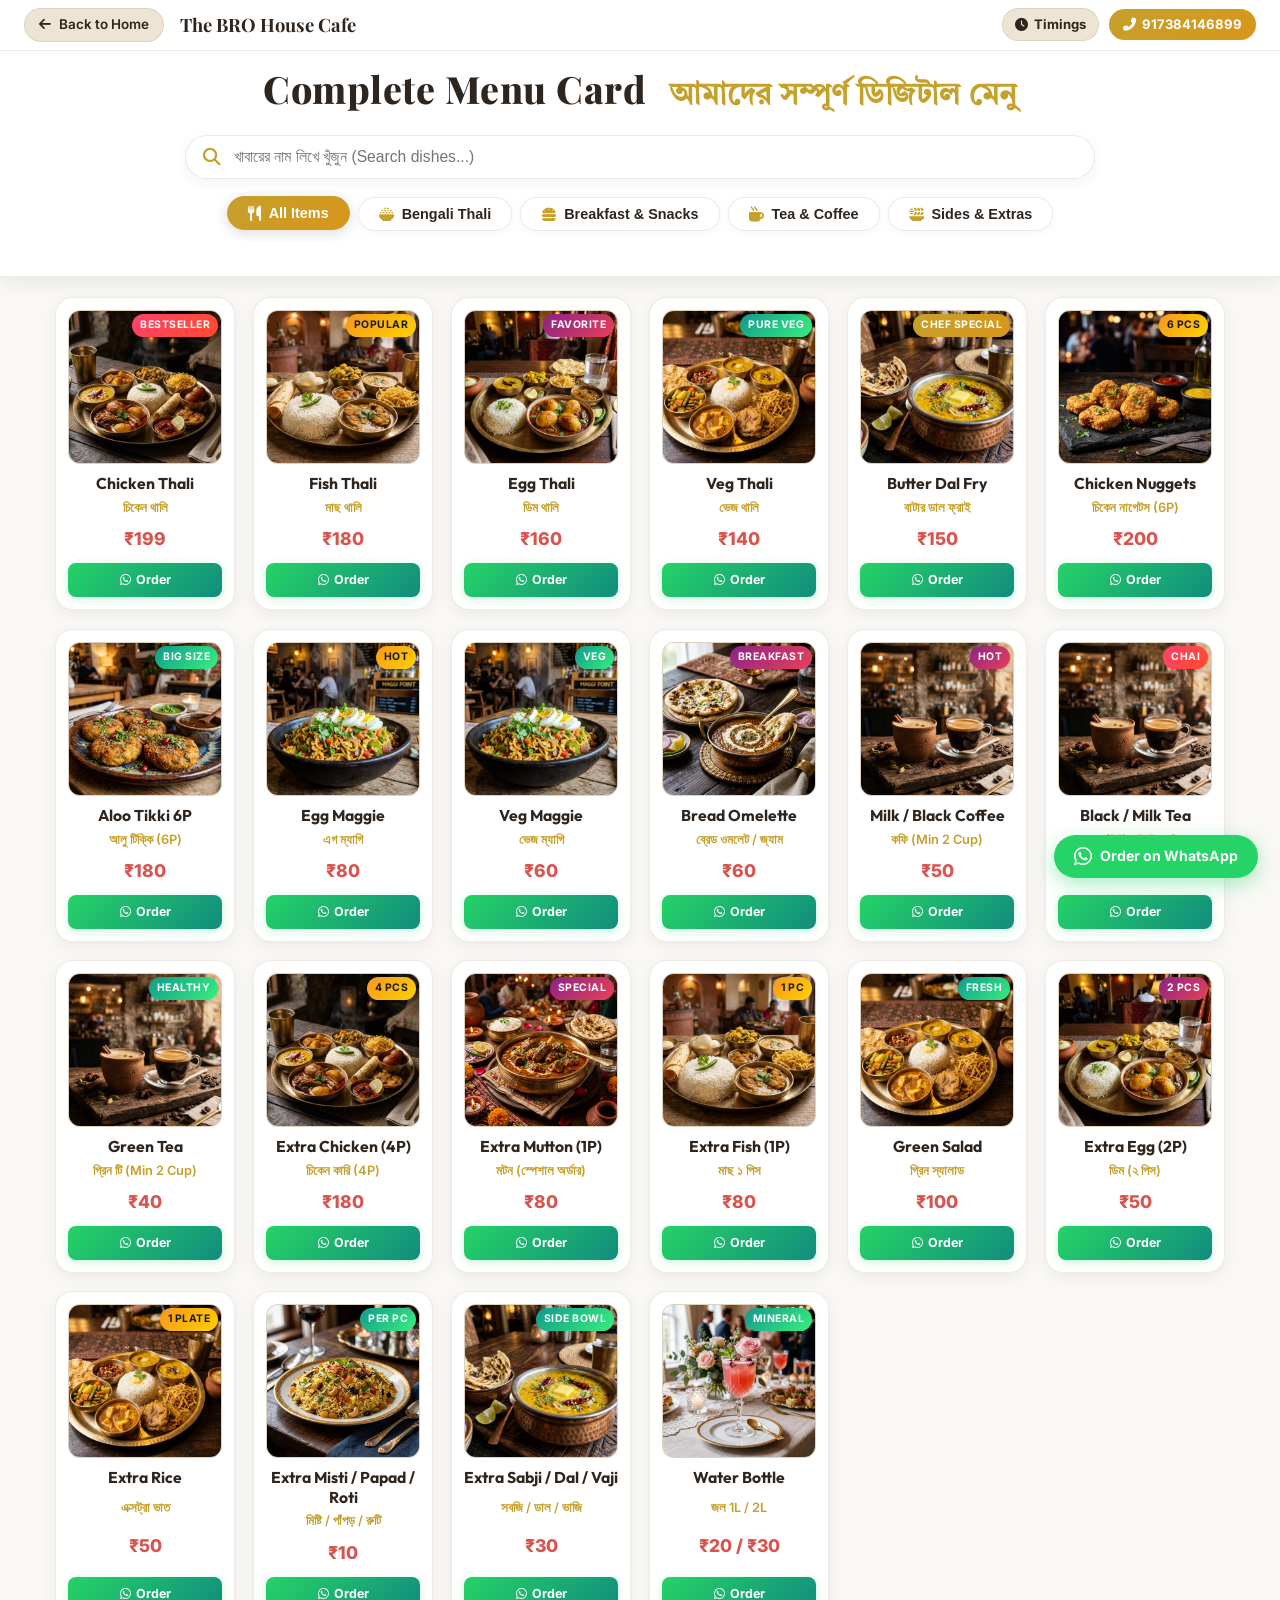
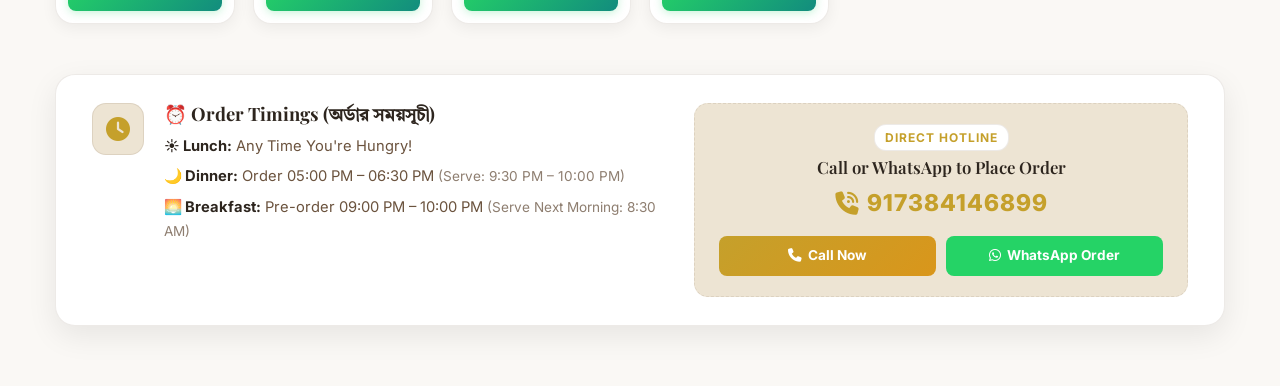
<file: menu.html>
﻿<!DOCTYPE html>
<html lang="bn">
<head>
    <meta charset="UTF-8">
    <meta name="viewport" content="width=device-width, initial-scale=1.0">
    <title>Full Menu Card | The BRO House Cafe| সম্পূর্ণ মেনু</title>
    
    <!-- Meta Descriptions & SEO -->
    <meta name="description" content="Explore the full digital menu of The BRO House Cafe. Bengali Thalis, Snacks, Tea, Coffee, Extras & Direct WhatsApp Ordering.">
    <meta name="theme-color" content="#c9a24b">
    
    <!-- Fonts -->
    <link rel="preconnect" href="https://fonts.googleapis.com">
    <link rel="preconnect" href="https://fonts.gstatic.com" crossorigin>
    <link href="https://fonts.googleapis.com/css2?family=Cinzel:wght@500;700;900&family=Inter:wght@300;400;500;600;700;800&family=Outfit:wght@400;500;600;700;800&family=Playfair+Display:ital,wght@0,600;0,700;0,900;1,600&family=Tiro+Bangla:ital@0;1&display=swap" rel="stylesheet">
    
    <!-- Font Awesome -->
    <link rel="stylesheet" href="https://cdnjs.cloudflare.com/ajax/libs/font-awesome/6.5.1/css/all.min.css">
    
    <!-- Main Style -->
    <link rel="stylesheet" href="styles.css">

    <style>
        /* Specific Styles for Compact Full Menu Page (LIGHT THEME) */
        .full-menu-page {
            background-color: var(--bg-deep);
            color: var(--text-primary);
            min-height: 100vh;
        }

        /* Sticky Top Header Container */
        .sticky-menu-top-container {
            position: sticky;
            top: 0;
            z-index: 1000;
            background: var(--bg-card);
            backdrop-filter: blur(20px);
            -webkit-backdrop-filter: blur(20px);
            border-bottom: 1.5px solid var(--glass-border);
            box-shadow: 0 4px 20px rgba(0, 0, 0, 0.08);
        }

        .full-menu-nav {
            padding: 8px 24px;
            display: flex;
            align-items: center;
            justify-content: space-between;
            border-bottom: 1px solid var(--glass-border);
        }

        .full-menu-nav-left {
            display: flex;
            align-items: center;
            gap: 16px;
        }

        .nav-back-btn {
            display: inline-flex;
            align-items: center;
            gap: 8px;
            background: var(--bg-dark);
            border: 1px solid var(--glass-border);
            color: var(--text-primary);
            padding: 5px 14px;
            border-radius: 25px;
            text-decoration: none;
            font-weight: 600;
            font-size: 0.84rem;
            transition: all 0.3s ease;
        }

        .nav-back-btn:hover {
            background: var(--accent-gold);
            color: #ffffff;
            border-color: var(--accent-gold);
            transform: translateX(-3px);
            box-shadow: 0 0 15px rgba(0, 0, 0, 0.15);
        }

        .full-menu-logo-title {
            font-family: 'Playfair Display', serif;
            font-size: 1.15rem;
            font-weight: 700;
            color: var(--text-primary);
        }

        .full-menu-logo-title span {
            color: var(--accent-gold);
        }

        .full-menu-nav-right {
            display: flex;
            align-items: center;
            gap: 10px;
        }

        .nav-timing-btn {
            display: inline-flex;
            align-items: center;
            gap: 6px;
            background: var(--bg-dark);
            border: 1px solid var(--glass-border);
            color: var(--text-primary);
            padding: 5px 12px;
            border-radius: 25px;
            text-decoration: none;
            font-weight: 700;
            font-size: 0.82rem;
            transition: all 0.3s ease;
        }

        .nav-timing-btn:hover {
            background: var(--accent-gold);
            color: #ffffff;
            border-color: var(--accent-gold);
            transform: translateY(-2px);
            box-shadow: 0 0 15px rgba(0, 0, 0, 0.15);
        }

        .nav-call-btn {
            display: inline-flex;
            align-items: center;
            gap: 6px;
            background: linear-gradient(135deg, var(--accent-gold), var(--accent-amber));
            color: #ffffff;
            padding: 5px 14px;
            border-radius: 25px;
            text-decoration: none;
            font-weight: 700;
            font-size: 0.82rem;
            transition: all 0.3s ease;
        }

        .nav-call-btn:hover {
            transform: translateY(-2px);
            box-shadow: 0 4px 15px rgba(0, 0, 0, 0.2);
        }

        /* Full Menu Hero Header */
        .full-menu-hero {
            text-align: center;
            padding: 14px 20px 10px;
            position: relative;
        }

        .full-menu-hero h1 {
            font-family: 'Playfair Display', serif;
            font-size: 2.35rem;
            font-weight: 800;
            color: var(--text-primary);
            margin-bottom: 0;
            line-height: 1.25;
            letter-spacing: 0.5px;
        }

        .full-menu-hero h1 .bengali-heading {
            color: var(--accent-gold);
            display: inline-block;
            font-size: 1.85rem;
            margin-left: 14px;
            font-family: 'Tiro Bangla', serif;
            font-weight: 700;
        }

        .full-menu-hero p {
            display: none;
        }

        /* Search & Filter Controls */
        .menu-control-bar {
            max-width: 950px;
            margin: 0 auto;
            padding: 10px 20px 15px;
        }

        .search-box-wrapper {
            position: relative;
            margin-bottom: 12px;
        }

        .search-box-wrapper input {
            width: 100%;
            background: var(--bg-card);
            border: 1.5px solid var(--glass-border);
            padding: 12px 20px 12px 48px;
            border-radius: 30px;
            color: var(--text-primary);
            font-size: 0.98rem;
            outline: none;
            transition: all 0.3s ease;
            box-shadow: 0 4px 14px rgba(0, 0, 0, 0.05);
        }

        .search-box-wrapper input:focus {
            border-color: var(--accent-gold);
            box-shadow: 0 0 18px rgba(0, 0, 0, 0.1);
            background: var(--bg-card);
        }

        .search-box-wrapper i {
            position: absolute;
            left: 18px;
            top: 50%;
            transform: translateY(-50%);
            color: var(--accent-gold);
            font-size: 1.1rem;
        }

        .menu-category-tabs {
            touch-action: pan-x pan-y;
            overscroll-behavior-x: contain;
            display: flex;
            justify-content: center;
            flex-wrap: wrap;
            gap: 10px;
            margin: 0;
        }

        .menu-tab-btn {
            background: var(--bg-card);
            border: 1.5px solid var(--glass-border);
            color: var(--text-secondary);
            padding: 8px 20px;
            border-radius: 25px;
            font-size: 0.9rem;
            font-weight: 600;
            cursor: pointer;
            backdrop-filter: blur(8px);
            transition: all 0.25s ease;
            display: inline-flex;
            align-items: center;
            gap: 8px;
            box-shadow: 0 2px 8px rgba(0, 0, 0, 0.04);
        }

        .menu-tab-btn i {
            color: var(--accent-gold);
            font-size: 0.95rem;
            transition: transform 0.3s ease;
        }

        .menu-tab-btn:hover {
            border-color: var(--accent-gold);
            color: var(--text-primary);
            background: var(--bg-card2, #f4f8f9);
            transform: translateY(-2px);
            box-shadow: 0 4px 15px rgba(0, 0, 0, 0.08);
        }

        .menu-tab-btn.active {
            background: linear-gradient(135deg, var(--accent-gold), var(--accent-amber));
            border-color: var(--accent-gold);
            color: #ffffff;
            box-shadow: 0 3px 14px rgba(0, 0, 0, 0.15);
            transform: translateY(-1px);
        }

        .menu-tab-btn.active i {
            color: #ffffff;
        }

        /* Compact Grid for Full Menu */
        .compact-menu-grid-container {
            max-width: 1200px;
            margin: 20px auto 50px;
            padding: 0 15px;
        }

        .compact-grid {
            display: grid;
            grid-template-columns: repeat(auto-fill, minmax(180px, 1fr));
            gap: 18px;
        }

        .compact-grid .food-menu-card {
            flex: initial;
            width: 100%;
            animation: floatMenuItem 4.5s ease-in-out infinite alternate;
        }

        .compact-grid .food-menu-card.hidden {
            display: none !important;
        }

        /* No Results Message */
        #no-results-msg {
            text-align: center;
            padding: 50px 20px;
            font-size: 1.1rem;
            color: var(--accent-gold);
            display: none;
            grid-column: 1 / -1;
        }

        /* Order Info Banner (Light Theme) */
        .order-info-banner {
            display: flex;
            align-items: stretch;
            justify-content: space-between;
            gap: 25px;
            padding: 28px 36px;
            border-radius: 20px;
            background: var(--bg-card);
            border: 1.5px solid var(--glass-border);
            box-shadow: 0 10px 30px rgba(0, 0, 0, 0.07);
        }

        .order-timing-card {
            display: flex;
            gap: 20px;
            flex: 1.3;
        }

        .timing-icon {
            width: 52px;
            height: 52px;
            border-radius: 14px;
            background: var(--bg-dark);
            border: 1px solid var(--glass-border);
            display: flex;
            align-items: center;
            justify-content: center;
            color: var(--accent-gold);
            font-size: 1.5rem;
            flex-shrink: 0;
        }

        .timing-details h4 {
            color: var(--text-primary);
            font-size: 1.15rem;
            margin-bottom: 10px;
            font-weight: 700;
        }

        .timing-details ul {
            list-style: none;
            padding: 0;
            margin: 0;
            display: flex;
            flex-direction: column;
            gap: 7px;
        }

        .timing-details li {
            font-size: 0.92rem;
            color: var(--text-secondary);
        }

        .timing-details li strong {
            color: var(--text-primary);
        }

        .timing-details .serve-time {
            color: var(--text-muted);
            font-size: 0.85rem;
        }

        .order-call-box {
            flex: 1;
            display: flex;
            flex-direction: column;
            align-items: center;
            justify-content: center;
            text-align: center;
            background: var(--bg-dark);
            padding: 20px 24px;
            border-radius: 14px;
            border: 1px dashed var(--glass-border);
        }

        .call-badge {
            background: var(--bg-card);
            color: var(--accent-gold);
            font-size: 0.75rem;
            font-weight: 700;
            text-transform: uppercase;
            letter-spacing: 1px;
            padding: 3px 10px;
            border-radius: 12px;
            margin-bottom: 6px;
            border: 1px solid var(--glass-border);
        }

        .order-call-box h3 {
            font-size: 1.05rem;
            color: var(--text-primary);
            margin-bottom: 8px;
            font-weight: 600;
        }

        .order-phone-link {
            font-size: 1.45rem;
            font-weight: 800;
            color: var(--accent-gold);
            text-decoration: none;
            letter-spacing: 1px;
            display: inline-flex;
            align-items: center;
            gap: 8px;
            margin-bottom: 14px;
            transition: transform 0.3s ease;
        }

        .order-phone-link:hover {
            transform: scale(1.05);
        }

        .quick-action-btns {
            display: flex;
            gap: 10px;
            width: 100%;
        }

        .direct-call-btn, .direct-wp-btn {
            flex: 1;
            padding: 9px 12px;
            border-radius: 8px;
            font-size: 0.85rem;
            font-weight: 700;
            text-decoration: none;
            display: inline-flex;
            align-items: center;
            justify-content: center;
            gap: 6px;
            transition: all 0.3s ease;
        }

        .direct-call-btn {
            background: linear-gradient(135deg, var(--accent-gold), var(--accent-amber));
            color: #ffffff;
        }

        .direct-call-btn:hover {
            transform: translateY(-2px);
            box-shadow: 0 4px 15px rgba(0, 0, 0, 0.2);
        }

        .direct-wp-btn {
            background: #25D366;
            color: #ffffff;
        }

        .direct-wp-btn:hover {
            background: #1ebc59;
            transform: translateY(-2px);
            box-shadow: 0 4px 15px rgba(37, 211, 102, 0.4);
        }

        /* Floating Order Quick Dial */
        .floating-order-btn {
            position: fixed;
            bottom: 22px;
            right: 22px;
            z-index: 999;
            display: flex;
            align-items: center;
            gap: 8px;
            background: #25D366;
            color: #ffffff;
            padding: 10px 20px;
            border-radius: 35px;
            text-decoration: none;
            font-weight: 700;
            font-size: 0.88rem;
            box-shadow: 0 6px 20px rgba(37, 211, 102, 0.4);
            transition: all 0.3s ease;
            animation: pulseOrderBtn 2.5s infinite;
        }

        .floating-order-btn:hover {
            background: #1ebc59;
            color: #ffffff;
            transform: scale(1.06);
            box-shadow: 0 8px 25px rgba(37, 211, 102, 0.6);
        }

        @keyframes pulseOrderBtn {
            0%, 100% { transform: scale(1); }
            50% { transform: scale(1.04); }
        }

        @media (max-width: 900px) {
            .order-info-banner {
                flex-direction: column;
                padding: 22px;
            }
            .order-timing-card {
                flex-direction: column;
                gap: 12px;
            }
        }

        @media (max-width: 600px) {
            .full-menu-nav {
                padding: 8px 12px;
            }
            .nav-back-btn span {
                display: none;
            }
            .full-menu-logo-title {
                font-size: 1.05rem;
            }
            .nav-timing-btn {
                padding: 4px 8px;
                font-size: 0.76rem;
            }
            .nav-timing-btn span {
                display: none;
            }
            .nav-call-btn {
                padding: 4px 10px;
                font-size: 0.76rem;
            }
            .full-menu-hero {
                padding: 10px 10px 4px;
            }
            .full-menu-hero h1 {
                font-size: 1.65rem;
            }
            .full-menu-hero h1 .bengali-heading {
                font-size: 1.35rem;
                display: block;
                margin-left: 0;
                margin-top: 4px;
            }
            .menu-control-bar {
                padding: 6px 12px 10px;
            }
            .search-box-wrapper {
                margin-bottom: 8px;
            }
            .search-box-wrapper input {
                padding: 9px 16px 9px 38px;
                font-size: 0.88rem;
                border-radius: 25px;
            }
            .search-box-wrapper i {
                left: 14px;
                font-size: 0.95rem;
            }
            .menu-category-tabs {
            touch-action: pan-x pan-y;
            overscroll-behavior-x: contain;
                gap: 6px;
                overflow-x: auto;
                flex-wrap: nowrap;
                justify-content: flex-start;
                padding-bottom: 4px;
                -webkit-overflow-scrolling: touch;
            }
            .menu-tab-btn {
                padding: 6px 14px;
                font-size: 0.8rem;
                border-radius: 20px;
                white-space: nowrap;
                flex-shrink: 0;
            }
            .compact-grid {
                grid-template-columns: repeat(2, 1fr);
                gap: 10px;
            }
            .compact-grid .food-menu-card {
                padding: 8px;
            }
            .food-title {
                font-size: 0.86rem;
            }
            .bengali-title {
                font-size: 0.72rem;
            }
            .food-price {
                font-size: 0.95rem;
            }
            .food-order-btn {
                padding: 5px 8px;
                font-size: 0.72rem;
            }
        }
    </style>
</head>
<body class="full-menu-page">

    <!-- Sticky Top Header (Navbar + Hero Title + Search Box + Filter Tabs) -->
    <div class="sticky-menu-top-container">
        <!-- Top Navigation Bar -->
        <nav class="full-menu-nav">
            <div class="full-menu-nav-left">
                <a href="index.html" class="nav-back-btn" title="Go back to Home Page">
                    <i class="fas fa-arrow-left"></i> <span>Back to Home</span>
                </a>
                <div class="full-menu-logo-title">The BRO House Cafe</div>
            </div>
            <div class="full-menu-nav-right">
                <a href="#order-timings" class="nav-timing-btn" id="nav-timing-toggle-btn" title="Order Timings (অর্ডার সময়সূচী)">
                    <i class="fas fa-clock" id="nav-timing-icon"></i> <span id="nav-timing-text">Timings</span>
                </a>
                <a href="tel:917384146899" class="nav-call-btn">
                    <i class="fas fa-phone-alt"></i> <span>917384146899</span>
                </a>
            </div>
        </nav>

        <!-- Hero Header -->
        <header class="full-menu-hero">
            <h1>Complete Menu Card <span class="bengali-heading">আমাদের সম্পূর্ণ ডিজিটাল মেনু</span></h1>
        </header>

        <!-- Search Bar & Category Filter Tabs -->
        <div class="menu-control-bar">
            <div class="search-box-wrapper">
                <i class="fas fa-search"></i>
                <input type="text" id="menu-search-input" placeholder="খাবারের নাম লিখে খুঁজুন (Search dishes...)" autocomplete="off">
            </div>

            <div class="menu-category-tabs">
                <button class="menu-tab-btn active" data-category="all">
                    <i class="fas fa-utensils"></i> All Items
                </button>
                <button class="menu-tab-btn" data-category="thali">
                    <i class="fas fa-bowl-rice"></i> Bengali Thali
                </button>
                <button class="menu-tab-btn" data-category="snacks">
                    <i class="fas fa-burger"></i> Breakfast & Snacks
                </button>
                <button class="menu-tab-btn" data-category="beverages">
                    <i class="fas fa-mug-hot"></i> Tea & Coffee
                </button>
                <button class="menu-tab-btn" data-category="extras">
                    <i class="fas fa-plate-wheat"></i> Sides & Extras
                </button>
            </div>
        </div>
    </div>

    <!-- Compact Full Menu Grid -->
    <main class="compact-menu-grid-container">
        <div class="compact-grid" id="full-menu-grid">

            <!-- 1. Chicken Thali -->
            <div class="food-menu-card" data-category="thali" data-keywords="chicken thali murgi murgir mangsho rice dal sabji thali">
                <div class="food-card-badge bestseller">Bestseller</div>
                <div class="food-card-img-box">
                    <img src="assets/menu_chicken_thali.webp" alt="Chicken Thali" loading="lazy">
                </div>
                <div class="food-card-body">
                    <h3 class="food-title">Chicken Thali</h3>
                    <span class="bengali-title">চিকেন থালি</span>
                    <span class="food-price">₹199</span>
                    <a href="https://wa.me/917384146899?text==Hi%20The%20BRO%20House%20Cafe,%20I%20want%20to%20order%20Chicken%20Thali%20(₹199)" target="_blank" class="food-order-btn">
                        <i class="fab fa-whatsapp"></i> Order
                    </a>
                </div>
            </div>

            <!-- 2. Fish Thali -->
            <div class="food-menu-card" data-category="thali" data-keywords="fish thali macher thali mach jhol rui katla rice dal thali">
                <div class="food-card-badge popular">Popular</div>
                <div class="food-card-img-box">
                    <img src="assets/menu_fish_thali.webp" alt="Fish Thali" loading="lazy">
                </div>
                <div class="food-card-body">
                    <h3 class="food-title">Fish Thali</h3>
                    <span class="bengali-title">মাছ থালি</span>
                    <span class="food-price">₹180</span>
                    <a href="https://wa.me/917384146899?text==Hi%20The%20BRO%20House%20Cafe,%20I%20want%20to%20order%20Fish%20Thali%20(₹180)" target="_blank" class="food-order-btn">
                        <i class="fab fa-whatsapp"></i> Order
                    </a>
                </div>
            </div>

            <!-- 3. Egg Thali -->
            <div class="food-menu-card" data-category="thali" data-keywords="egg thali dimer thali dim kosha rice dal thali">
                <div class="food-card-badge special">Favorite</div>
                <div class="food-card-img-box">
                    <img src="assets/menu_egg_thali.webp" alt="Egg Thali" loading="lazy">
                </div>
                <div class="food-card-body">
                    <h3 class="food-title">Egg Thali</h3>
                    <span class="bengali-title">ডিম থালি</span>
                    <span class="food-price">₹160</span>
                    <a href="https://wa.me/917384146899?text==Hi%20The%20BRO%20House%20Cafe,%20I%20want%20to%20order%20Egg%20Thali%20(₹160)" target="_blank" class="food-order-btn">
                        <i class="fab fa-whatsapp"></i> Order
                    </a>
                </div>
            </div>

            <!-- 4. Veg Thali -->
            <div class="food-menu-card" data-category="thali" data-keywords="veg thali niramish thali paneer dal sabji rice mishti doi">
                <div class="food-card-badge pure-veg">Pure Veg</div>
                <div class="food-card-img-box">
                    <img src="assets/menu_veg_thali.webp" alt="Veg Thali" loading="lazy">
                </div>
                <div class="food-card-body">
                    <h3 class="food-title">Veg Thali</h3>
                    <span class="bengali-title">ভেজ থালি</span>
                    <span class="food-price">₹140</span>
                    <a href="https://wa.me/917384146899?text==Hi%20The%20BRO%20House%20Cafe,%20I%20want%20to%20order%20Veg%20Thali%20(₹140)" target="_blank" class="food-order-btn">
                        <i class="fab fa-whatsapp"></i> Order
                    </a>
                </div>
            </div>

            <!-- 5. Butter Dal Fry -->
            <div class="food-menu-card" data-category="extras" data-keywords="butter dal fry yellow dal tadka veg">
                <div class="food-card-badge chef">Chef Special</div>
                <div class="food-card-img-box">
                    <img src="assets/menu_butter_dal_fry.webp" alt="Butter Dal Fry" loading="lazy">
                </div>
                <div class="food-card-body">
                    <h3 class="food-title">Butter Dal Fry</h3>
                    <span class="bengali-title">বাটার ডাল ফ্রাই</span>
                    <span class="food-price">₹150</span>
                    <a href="https://wa.me/917384146899?text==Hi%20The%20BRO%20House%20Cafe,%20I%20want%20to%20order%20Butter%20Dal%20Fry%20(₹150)" target="_blank" class="food-order-btn">
                        <i class="fab fa-whatsapp"></i> Order
                    </a>
                </div>
            </div>

            <!-- 6. Chicken Nuggets (6P) -->
            <div class="food-menu-card" data-category="snacks" data-keywords="chicken nuggets 6p fried snacks non-veg">
                <div class="food-card-badge popular">6 Pcs</div>
                <div class="food-card-img-box">
                    <img src="assets/menu_chicken_nuggets.webp" alt="Chicken Nuggets" loading="lazy">
                </div>
                <div class="food-card-body">
                    <h3 class="food-title">Chicken Nuggets</h3>
                    <span class="bengali-title">চিকেন নাগেটস (6P)</span>
                    <span class="food-price">₹200</span>
                    <a href="https://wa.me/917384146899?text==Hi%20The%20BRO%20House%20Cafe,%20I%20want%20to%20order%20Chicken%20Nuggets%20(₹200)" target="_blank" class="food-order-btn">
                        <i class="fab fa-whatsapp"></i> Order
                    </a>
                </div>
            </div>

            <!-- 7. Aloo Tikki Big Size (6P) -->
            <div class="food-menu-card" data-category="snacks" data-keywords="aloo tikki potato cutlet snacks big size veg">
                <div class="food-card-badge pure-veg">Big Size</div>
                <div class="food-card-img-box">
                    <img src="assets/menu_aloo_tikki.webp" alt="Aloo Tikki Big Size" loading="lazy">
                </div>
                <div class="food-card-body">
                    <h3 class="food-title">Aloo Tikki 6P</h3>
                    <span class="bengali-title">আলু টিক্কি (6P)</span>
                    <span class="food-price">₹180</span>
                    <a href="https://wa.me/917384146899?text==Hi%20The%20BRO%20House%20Cafe,%20I%20want%20to%20order%20Aloo%20Tikki%20(₹180)" target="_blank" class="food-order-btn">
                        <i class="fab fa-whatsapp"></i> Order
                    </a>
                </div>
            </div>

            <!-- 8. Egg Maggie -->
            <div class="food-menu-card" data-category="snacks" data-keywords="egg maggie noodles masala snacks">
                <div class="food-card-badge popular">Hot</div>
                <div class="food-card-img-box">
                    <img src="assets/menu_egg_maggie.webp" alt="Egg Maggie" loading="lazy">
                </div>
                <div class="food-card-body">
                    <h3 class="food-title">Egg Maggie</h3>
                    <span class="bengali-title">এগ ম্যাগি</span>
                    <span class="food-price">₹80</span>
                    <a href="https://wa.me/917384146899?text==Hi%20The%20BRO%20House%20Cafe,%20I%20want%20to%20order%20Egg%20Maggie%20(₹80)" target="_blank" class="food-order-btn">
                        <i class="fab fa-whatsapp"></i> Order
                    </a>
                </div>
            </div>

            <!-- 9. Veg Maggie -->
            <div class="food-menu-card" data-category="snacks" data-keywords="veg maggie masala noodles snacks vegetarian">
                <div class="food-card-badge pure-veg">Veg</div>
                <div class="food-card-img-box">
                    <img src="assets/menu_egg_maggie.webp" alt="Veg Maggie" loading="lazy">
                </div>
                <div class="food-card-body">
                    <h3 class="food-title">Veg Maggie</h3>
                    <span class="bengali-title">ভেজ ম্যাগি</span>
                    <span class="food-price">₹60</span>
                    <a href="https://wa.me/917384146899?text==Hi%20The%20BRO%20House%20Cafe,%20I%20want%20to%20order%20Veg%20Maggie%20(₹60)" target="_blank" class="food-order-btn">
                        <i class="fab fa-whatsapp"></i> Order
                    </a>
                </div>
            </div>

            <!-- 10. Bread Omelette / Jam / Butter -->
            <div class="food-menu-card" data-category="snacks" data-keywords="bread omelette jam butter breakfast toast egg">
                <div class="food-card-badge special">Breakfast</div>
                <div class="food-card-img-box">
                    <img src="assets/menu6.webp" alt="Bread Omelette Jam Butter" loading="lazy">
                </div>
                <div class="food-card-body">
                    <h3 class="food-title">Bread Omelette</h3>
                    <span class="bengali-title">ব্রেড ওমলেট / জ্যাম</span>
                    <span class="food-price">₹60</span>
                    <a href="https://wa.me/917384146899?text==Hi%20The%20BRO%20House%20Cafe,%20I%20want%20to%20order%20Bread%20Omelette%20(₹60)" target="_blank" class="food-order-btn">
                        <i class="fab fa-whatsapp"></i> Order
                    </a>
                </div>
            </div>

            <!-- 11. Milk / Black Coffee -->
            <div class="food-menu-card" data-category="beverages" data-keywords="coffee milk coffee black coffee hot drink beverages espresso">
                <div class="food-card-badge special">Hot</div>
                <div class="food-card-img-box">
                    <img src="assets/menu_tea_coffee.webp" alt="Milk and Black Coffee" loading="lazy">
                </div>
                <div class="food-card-body">
                    <h3 class="food-title">Milk / Black Coffee</h3>
                    <span class="bengali-title">কফি (Min 2 Cup)</span>
                    <span class="food-price">₹50</span>
                    <a href="https://wa.me/917384146899?text==Hi%20The%20BRO%20House%20Cafe,%20I%20want%20to%20order%20Coffee" target="_blank" class="food-order-btn">
                        <i class="fab fa-whatsapp"></i> Order
                    </a>
                </div>
            </div>

            <!-- 12. Black / Milk Tea -->
            <div class="food-menu-card" data-category="beverages" data-keywords="tea chai milk tea black tea masala chai beverage">
                <div class="food-card-badge bestseller">Chai</div>
                <div class="food-card-img-box">
                    <img src="assets/menu_tea_coffee.webp" alt="Black and Milk Tea" loading="lazy">
                </div>
                <div class="food-card-body">
                    <h3 class="food-title">Black / Milk Tea</h3>
                    <span class="bengali-title">চা (Min 2 Cup)</span>
                    <span class="food-price">₹25</span>
                    <a href="https://wa.me/917384146899?text==Hi%20The%20BRO%20House%20Cafe,%20I%20want%20to%20order%20Tea" target="_blank" class="food-order-btn">
                        <i class="fab fa-whatsapp"></i> Order
                    </a>
                </div>
            </div>

            <!-- 13. Green Tea -->
            <div class="food-menu-card" data-category="beverages" data-keywords="green tea healthy detox hot beverage">
                <div class="food-card-badge pure-veg">Healthy</div>
                <div class="food-card-img-box">
                    <img src="assets/menu_tea_coffee.webp" alt="Green Tea" loading="lazy">
                </div>
                <div class="food-card-body">
                    <h3 class="food-title">Green Tea</h3>
                    <span class="bengali-title">গ্রিন টি (Min 2 Cup)</span>
                    <span class="food-price">₹40</span>
                    <a href="https://wa.me/917384146899?text==Hi%20The%20BRO%20House%20Cafe,%20I%20want%20to%20order%20Green%20Tea" target="_blank" class="food-order-btn">
                        <i class="fab fa-whatsapp"></i> Order
                    </a>
                </div>
            </div>

            <!-- 14. Extra Chicken (4P) -->
            <div class="food-menu-card" data-category="extras" data-keywords="extra chicken 4p murgir mangsho chicken curry side non-veg">
                <div class="food-card-badge popular">4 Pcs</div>
                <div class="food-card-img-box">
                    <img src="assets/menu_chicken_thali.webp" alt="Extra Chicken 4P" loading="lazy">
                </div>
                <div class="food-card-body">
                    <h3 class="food-title">Extra Chicken (4P)</h3>
                    <span class="bengali-title">চিকেন কারি (4P)</span>
                    <span class="food-price">₹180</span>
                    <a href="https://wa.me/917384146899?text==Hi%20The%20BRO%20House%20Cafe,%20I%20want%20to%20order%20Extra%20Chicken%204P%20(₹180)" target="_blank" class="food-order-btn">
                        <i class="fab fa-whatsapp"></i> Order
                    </a>
                </div>
            </div>

            <!-- 15. Extra Mutton (1P - Special Order) -->
            <div class="food-menu-card" data-category="extras" data-keywords="extra mutton 1p khasi mangsho mutton kosha special non-veg">
                <div class="food-card-badge special">Special</div>
                <div class="food-card-img-box">
                    <img src="assets/menu3.webp" alt="Extra Mutton 1P" loading="lazy">
                </div>
                <div class="food-card-body">
                    <h3 class="food-title">Extra Mutton (1P)</h3>
                    <span class="bengali-title">মটন (স্পেশাল অর্ডার)</span>
                    <span class="food-price">₹80</span>
                    <a href="https://wa.me/917384146899?text==Hi%20The%20BRO%20House%20Cafe,%20I%20want%20to%20order%20Extra%20Mutton%20(₹80)" target="_blank" class="food-order-btn">
                        <i class="fab fa-whatsapp"></i> Order
                    </a>
                </div>
            </div>

            <!-- 16. Extra Fish (1P) -->
            <div class="food-menu-card" data-category="extras" data-keywords="extra fish 1p macher jhol rui katla side non-veg">
                <div class="food-card-badge popular">1 Pc</div>
                <div class="food-card-img-box">
                    <img src="assets/menu_fish_thali.webp" alt="Extra Fish 1P" loading="lazy">
                </div>
                <div class="food-card-body">
                    <h3 class="food-title">Extra Fish (1P)</h3>
                    <span class="bengali-title">মাছ ১ পিস</span>
                    <span class="food-price">₹80</span>
                    <a href="https://wa.me/917384146899?text==Hi%20The%20BRO%20House%20Cafe,%20I%20want%20to%20order%20Extra%20Fish%20(₹80)" target="_blank" class="food-order-btn">
                        <i class="fab fa-whatsapp"></i> Order
                    </a>
                </div>
            </div>

            <!-- 17. Green Salad -->
            <div class="food-menu-card" data-category="extras" data-keywords="green salad cucumber tomato onion lemon salad veg">
                <div class="food-card-badge pure-veg">Fresh</div>
                <div class="food-card-img-box">
                    <img src="assets/menu_veg_thali.webp" alt="Green Salad" loading="lazy">
                </div>
                <div class="food-card-body">
                    <h3 class="food-title">Green Salad</h3>
                    <span class="bengali-title">গ্রিন স্যালাড</span>
                    <span class="food-price">₹100</span>
                    <a href="https://wa.me/917384146899?text==Hi%20The%20BRO%20House%20Cafe,%20I%20want%20to%20order%20Green%20Salad%20(₹100)" target="_blank" class="food-order-btn">
                        <i class="fab fa-whatsapp"></i> Order
                    </a>
                </div>
            </div>

            <!-- 18. Extra Egg (2P) -->
            <div class="food-menu-card" data-category="extras" data-keywords="extra egg 2p dim egg curry side non-veg">
                <div class="food-card-badge special">2 Pcs</div>
                <div class="food-card-img-box">
                    <img src="assets/menu_egg_thali.webp" alt="Extra Egg 2P" loading="lazy">
                </div>
                <div class="food-card-body">
                    <h3 class="food-title">Extra Egg (2P)</h3>
                    <span class="bengali-title">ডিম (২ পিস)</span>
                    <span class="food-price">₹50</span>
                    <a href="https://wa.me/917384146899?text==Hi%20The%20BRO%20House%20Cafe,%20I%20want%20to%20order%20Extra%20Egg%202P%20(₹50)" target="_blank" class="food-order-btn">
                        <i class="fab fa-whatsapp"></i> Order
                    </a>
                </div>
            </div>

            <!-- 19. Extra Rice -->
            <div class="food-menu-card" data-category="extras" data-keywords="extra rice bhat rice portion veg side">
                <div class="food-card-badge popular">1 Plate</div>
                <div class="food-card-img-box">
                    <img src="assets/menu_veg_thali.webp" alt="Extra Rice" loading="lazy">
                </div>
                <div class="food-card-body">
                    <h3 class="food-title">Extra Rice</h3>
                    <span class="bengali-title">এক্সট্রা ভাত</span>
                    <span class="food-price">₹50</span>
                    <a href="https://wa.me/917384146899?text==Hi%20The%20BRO%20House%20Cafe,%20I%20want%20to%20order%20Extra%20Rice%20(₹50)" target="_blank" class="food-order-btn">
                        <i class="fab fa-whatsapp"></i> Order
                    </a>
                </div>
            </div>

            <!-- 20. Extra Misti / Papad / Roti -->
            <div class="food-menu-card" data-category="extras" data-keywords="extra misti papad roti sweet flatbread side">
                <div class="food-card-badge pure-veg">Per Pc</div>
                <div class="food-card-img-box">
                    <img src="assets/menu2.webp" alt="Extra Misti Papad Roti" loading="lazy">
                </div>
                <div class="food-card-body">
                    <h3 class="food-title">Extra Misti / Papad / Roti</h3>
                    <span class="bengali-title">মিষ্টি / পাঁপড় / রুটি</span>
                    <span class="food-price">₹10</span>
                    <a href="https://wa.me/917384146899?text==Hi%20The%20BRO%20House%20Cafe,%20I%20want%20to%20order%20Extra%20Misti%20Papad%20Roti%20(₹10)" target="_blank" class="food-order-btn">
                        <i class="fab fa-whatsapp"></i> Order
                    </a>
                </div>
            </div>

            <!-- 21. Extra Sabji / Dal / Vaji -->
            <div class="food-menu-card" data-category="extras" data-keywords="extra sabji dal vaji butter dal fry veg side">
                <div class="food-card-badge pure-veg">Side Bowl</div>
                <div class="food-card-img-box">
                    <img src="assets/menu_butter_dal_fry.webp" alt="Extra Sabji Dal Vaji" loading="lazy">
                </div>
                <div class="food-card-body">
                    <h3 class="food-title">Extra Sabji / Dal / Vaji</h3>
                    <span class="bengali-title">সবজি / ডাল / ভাজি</span>
                    <span class="food-price">₹30</span>
                    <a href="https://wa.me/917384146899?text==Hi%20The%20BRO%20House%20Cafe,%20I%20want%20to%20order%20Extra%20Sabji%20Dal%20Vaji%20(₹30)" target="_blank" class="food-order-btn">
                        <i class="fab fa-whatsapp"></i> Order
                    </a>
                </div>
            </div>

            <!-- 20. Packaged Water Bottle (1L / 2L) -->
            <div class="food-menu-card" data-category="beverages" data-keywords="water bottle 1l 2l mineral water drink">
                <div class="food-card-badge pure-veg">Mineral</div>
                <div class="food-card-img-box">
                    <img src="assets/menu5.webp" alt="Packaged Water Bottle" loading="lazy">
                </div>
                <div class="food-card-body">
                    <h3 class="food-title">Water Bottle</h3>
                    <span class="bengali-title">জল 1L / 2L</span>
                    <span class="food-price">₹20 / ₹30</span>
                    <a href="https://wa.me/917384146899?text==Hi%20The%20BRO%20House%20Cafe,%20I%20want%20to%20order%20Water%20Bottle" target="_blank" class="food-order-btn">
                        <i class="fab fa-whatsapp"></i> Order
                    </a>
                </div>
            </div>

        </div>

        <!-- No Results Fallback -->
        <div id="no-results-msg">
            <i class="fas fa-search" style="font-size: 2.5rem; margin-bottom: 12px; display: block;"></i>
            <p>আপনার খোঁজা অনুযায়ী কোনো খাবার পাওয়া যায়নি। অন্য কিছু লিখে খুঁজুন।</p>
        </div>
    </main>

    <!-- Order Timings Banner -->
    <div id="order-timings" style="max-width: 1200px; margin: 0 auto 60px; padding: 0 15px; scroll-margin-top: 170px;">
        <div class="order-info-banner glassmorphism">
            <div class="order-timing-card">
                <div class="timing-icon"><i class="fas fa-clock"></i></div>
                <div class="timing-details">
                    <h4>⏰ Order Timings (অর্ডার সময়সূচী)</h4>
                    <ul>
                        <li><strong>☀️ Lunch:</strong> Any Time You're Hungry!</li>
                        <li><strong>🌙 Dinner:</strong> Order 05:00 PM – 06:30 PM <span class="serve-time">(Serve: 9:30 PM – 10:00 PM)</span></li>
                        <li><strong>🌅 Breakfast:</strong> Pre-order 09:00 PM – 10:00 PM <span class="serve-time">(Serve Next Morning: 8:30 AM)</span></li>
                    </ul>
                </div>
            </div>
            
            <div class="order-call-box">
                <div class="call-badge">Direct Hotline</div>
                <h3>Call or WhatsApp to Place Order</h3>
                <a href="tel:917384146899" class="order-phone-link">
                    <i class="fas fa-phone-volume"></i> 917384146899
                </a>
                <div class="quick-action-btns">
                    <a href="tel:917384146899" class="direct-call-btn">
                        <i class="fas fa-phone"></i> Call Now
                    </a>
                    <a href="https://wa.me/917384146899?text==Hello%20The%20BRO%20House%20Cafe,%20I%20want%20to%20place%20an%20order!" target="_blank" class="direct-wp-btn">
                        <i class="fab fa-whatsapp"></i> WhatsApp Order
                    </a>
                </div>
            </div>
        </div>
    </div>

    <!-- Floating Direct WhatsApp Button -->
    <a href="https://wa.me/917384146899?text==Hello%20The%20BRO%20House%20Cafe,%20I%20want%20to%20order%20food!" target="_blank" class="floating-order-btn" title="Direct WhatsApp Order">
        <i class="fab fa-whatsapp" style="font-size: 1.3rem;"></i> <span>Order on WhatsApp</span>
    </a>

    <!-- JavaScript for Live Search & Category Filtering -->
    <script>
        document.addEventListener('DOMContentLoaded', () => {
            const searchInput = document.getElementById('menu-search-input');
            const categoryTabs = document.querySelectorAll('.menu-tab-btn');
            const foodCards = document.querySelectorAll('.food-menu-card');
            const noResultsMsg = document.getElementById('no-results-msg');

            let activeCategory = 'all';

            function filterMenu() {
                const query = searchInput.value.toLowerCase().trim();
                let visibleCount = 0;

                foodCards.forEach(card => {
                    const cardCategory = card.getAttribute('data-category');
                    const keywords = (card.getAttribute('data-keywords') || '') + ' ' + card.innerText.toLowerCase();

                    const matchesCategory = (activeCategory === 'all' || cardCategory === activeCategory);
                    const matchesSearch = query === '' || keywords.includes(query);

                    if (matchesCategory && matchesSearch) {
                        card.classList.remove('hidden');
                        visibleCount++;
                    } else {
                        card.classList.add('hidden');
                    }
                });

                if (visibleCount === 0) {
                    noResultsMsg.style.display = 'block';
                } else {
                    noResultsMsg.style.display = 'none';
                }
            }

            // Category Tab Clicks
            categoryTabs.forEach(tab => {
                tab.addEventListener('click', () => {
                    categoryTabs.forEach(t => t.classList.remove('active'));
                    tab.classList.add('active');
                    activeCategory = tab.getAttribute('data-category');
                    const tabsContainer = tab.closest('.menu-category-tabs');
                    if (tabsContainer) {
                        const targetScroll = tab.offsetLeft - (tabsContainer.clientWidth / 2) + (tab.offsetWidth / 2);
                        tabsContainer.scrollTo({ left: targetScroll, behavior: 'smooth' });
                    }
                    filterMenu();
                });
            });

            // Search Input Live Filter
            searchInput.addEventListener('input', () => {
                filterMenu();
            });

            // ============================================================
            // TWO-WAY TOGGLE SCROLL (Click to go to Timings, Click again to go to Top)
            // ============================================================
            const timingToggleBtn = document.getElementById('nav-timing-toggle-btn');
            const timingIcon = document.getElementById('nav-timing-icon');
            const timingText = document.getElementById('nav-timing-text');
            const orderTimingsSection = document.getElementById('order-timings');

            function isNearTimingsSection() {
                if (!orderTimingsSection) return false;
                const rect = orderTimingsSection.getBoundingClientRect();
                return rect.top <= window.innerHeight * 0.75;
            }

            if (timingToggleBtn && orderTimingsSection) {
                timingToggleBtn.addEventListener('click', (e) => {
                    e.preventDefault();
                    if (isNearTimingsSection()) {
                        // If already at Timings section -> Smoothly scroll back to TOP
                        window.scrollTo({ top: 0, behavior: 'smooth' });
                    } else {
                        // Smoothly scroll DOWN to Order Timings section
                        orderTimingsSection.scrollIntoView({ behavior: 'smooth', block: 'start' });
                    }
                });

                // Dynamically update button icon/text when user scrolls near timings
                window.addEventListener('scroll', () => {
                    if (isNearTimingsSection()) {
                        timingToggleBtn.classList.add('at-bottom');
                        if (timingIcon) timingIcon.className = 'fas fa-arrow-up';
                        if (timingText) timingText.innerText = 'Top';
                        timingToggleBtn.title = 'Scroll back to Top (উপরে ফিরে যান)';
                    } else {
                        timingToggleBtn.classList.remove('at-bottom');
                        if (timingIcon) timingIcon.className = 'fas fa-clock';
                        if (timingText) timingText.innerText = 'Timings';
                        timingToggleBtn.title = 'Order Timings (অর্ডার সময়সূচী)';
                    }
                }, { passive: true });
            }
        });
    </script>
</body>
</html>
</file>
<file: styles.css>
﻿/* ============================================================
   THE BRO HOUSE CAFE — Premium Modern Theme
   ============================================================ */

@import url('https://fonts.googleapis.com/css2?family=Playfair+Display:wght@400;600;700;800&family=Outfit:wght@300;400;600;800&family=Inter:wght@300;400;500;600&display=swap');

/* ---- CSS Variables ---- */
:root {
    --bg-deep:              #FAF8F5; /* Warm cream background */
    --bg-dark:              #EDE4D3; /* Soft warm beige/gray */
    --bg-card:              #FFFFFF; /* Pure white for card panels */
    --bg-card2:             #EAE3D9; /* Lighter warm beige for hover states */
    --bg-cream:             #FAF8F5;
    --bg-deep-rgb:          250, 248, 245;
    --bg-dark-rgb:          237, 228, 211;
    --bg-card-rgb:          255, 255, 255;
    --accent-gold:          #C5A02B; /* Darker gold for text/headings readability on white */
    --accent-amber:         #D9961B; /* Darker amber */
    --accent-light:         #FFF5CC; /* Highlight background */
    --accent-red:           #D9534F; /* Muted coral red */
    --accent-warm:          #E07A5F; /* Terracotta style accent */
    --text-primary:         #2D251E; /* Deep coffee/dark charcoal text */
    --text-secondary:       #6B533E; /* Rich milk chocolate brown text for subheadings */
    --text-muted:           #8E7E70; /* Muted warm gray */
    --text-light-section:   #2D251E;
    --glass-bg:             rgba(107, 83, 62, 0.03);
    --glass-border:         rgba(107, 83, 62, 0.12);
    --glass-shadow:         0 8px 30px rgba(107, 83, 62, 0.06);
    --glow-gold:            0 0 20px rgba(197, 160, 43, 0.12);
    --radius-sm:            8px;
    --radius-md:            16px;
    --radius-lg:            24px;
    --transition:           all 0.4s cubic-bezier(0.4, 0, 0.2, 1);
}

/* ---- Reset ---- */
*, *::before, *::after {
    margin: 0;
    padding: 0;
    box-sizing: border-box;
}

html {
    scroll-behavior: smooth;
}

body {
    font-family: 'Inter', sans-serif;
    background-color: var(--bg-deep);
    color: var(--text-primary);
    overflow-x: hidden;
    line-height: 1.6;
}

body.no-scroll {
    overflow-y: hidden !important;
}

h1, h2, h3, h4 {
    font-family: 'Playfair Display', 'Tiro Bangla', serif;
    line-height: 1.2;
}

/* ---- Custom Scrollbar ---- */
::-webkit-scrollbar          { width: 6px; }
::-webkit-scrollbar-track    { background: var(--bg-deep); }
::-webkit-scrollbar-thumb    { background: var(--accent-gold); border-radius: 3px; }
::-webkit-scrollbar-thumb:hover { background: var(--accent-amber); }

/* ============================================================
   NAVBAR
   ============================================================ */
.navbar {
    position: sticky;
    top: 0;
    margin: 0;
    width: 100%;
    padding: 0 5%;
    height: 72px;
    border-radius: 0;
    display: flex;
    justify-content: space-between;
    align-items: center;
    background: rgba(var(--bg-dark-rgb), 0.92);
    backdrop-filter: blur(20px);
    -webkit-backdrop-filter: blur(20px);
    z-index: 1000;
    border-bottom: 1px solid rgba(201, 162, 75, 0.2);
    box-shadow: 0 4px 30px rgba(0, 0, 0, 0.5);
    transition: var(--transition);
}

.navbar-scrolled {
    height: 62px;
    background: rgba(var(--bg-dark-rgb), 0.97);
    border-bottom-color: rgba(201, 162, 75, 0.35);
    box-shadow: 0 8px 40px rgba(0, 0, 0, 0.7), var(--glow-gold);
}

.logo-container {
    display: flex;
    align-items: center;
    gap: 2px; /* Set gap to almost zero to align right next to logo image */
}

.logo-brand-img {
    height: 52px;
    width: auto;
    object-fit: contain;
    transition: var(--transition);
}

.logo-brand-img:hover {
    transform: scale(1.04);
}

.logo-text-wrapper {
    display: flex;
    align-items: center;
    position: relative;
    padding-left: 0px; /* Removed padding entirely to start text immediately */
    /* no overflow: hidden so football can roll across the whole screen */
}

.animated-football-header {
    position: absolute;
    left: -52px;
    width: 48px;
    height: 48px;
    top: 50%;
    margin-top: -24px;
    display: inline-block;
    z-index: 10;
    animation: footballRollAcross 14s linear infinite;
    will-change: left, transform, opacity;
    pointer-events: none;
}

.animated-football-header svg,
.animated-football-header img {
    width: 100%;
    height: 100%;
}

.logo-text {
    font-size: 1.5rem;
    font-weight: 800;
    letter-spacing: 1px;
    background: linear-gradient(90deg, var(--accent-gold), var(--accent-red));
    -webkit-background-clip: text;
    -webkit-text-fill-color: transparent;
    font-family: 'Outfit', sans-serif;
    display: inline-block;
    white-space: nowrap;
    overflow: hidden;
    clip-path: inset(0 100% 0 0);
    opacity: 0;
    animation: revealTextWipe 14s linear infinite;
    will-change: clip-path, opacity;
}

.nav-links {
    display: flex;
    flex-direction: column;
    position: absolute;
    top: 100%;
    right: 5%; /* Align with padding of navbar actions */
    width: 210px;
    height: auto;
    background: rgba(var(--bg-dark-rgb), 0.97);
    backdrop-filter: blur(20px);
    -webkit-backdrop-filter: blur(20px);
    border: 1px solid rgba(201, 162, 75, 0.2);
    border-radius: 0 0 var(--radius-md) var(--radius-md);
    padding: 1.5rem 0;
    gap: 0.25rem;
    box-shadow: 0 15px 40px rgba(0, 0, 0, 0.6);
    opacity: 0;
    transform: translateY(-8px);
    pointer-events: none;
    transition: all 0.3s cubic-bezier(0.165, 0.84, 0.44, 1);
    align-items: center;
    list-style: none;
    z-index: 1000;
}

.nav-links.nav-active {
    opacity: 1;
    transform: translateY(0);
    pointer-events: auto;
}

.nav-links a {
    text-decoration: none;
    color: var(--text-secondary);
    font-weight: 500;
    font-size: 0.95rem;
    letter-spacing: 0.5px;
    text-transform: uppercase;
    padding: 0.65rem 1.4rem;
    border-radius: var(--radius-sm);
    transition: var(--transition);
    position: relative;
    display: block;
    width: 100%;
    text-align: center;
}

.nav-links a::after {
    content: '';
    position: absolute;
    bottom: 2px;
    left: 50%;
    transform: translateX(-50%);
    width: 0;
    height: 1.5px;
    background: var(--accent-gold);
    border-radius: 2px;
    transition: width 0.3s ease;
}

.nav-links a:hover {
    color: var(--accent-light);
}

.nav-links a:hover::after {
    width: 60%;
}

.navbar-actions {
    display: flex;
    align-items: center;
    gap: 0.35rem;
}
.dripza-btn-nav {
    background: transparent !important;
    border: none !important;
    width: 38px;
    height: 38px;
    cursor: pointer;
    display: flex;
    align-items: center;
    justify-content: center;
    padding: 0;
    overflow: visible;
    position: relative;
    box-shadow: none !important;
    transition: transform 0.3s ease;
}

.dripza-btn-nav:hover {
    background: transparent !important;
    box-shadow: none !important;
    transform: translateY(-2px);
}

.dripza-nav-icon {
    width: 100%;
    height: 100%;
    object-fit: contain;
    animation: dripzaBreathing 3.5s infinite ease-in-out;
    transition: filter 0.4s ease, transform 0.8s cubic-bezier(0.34, 1.56, 0.64, 1);
}

.dripza-btn-nav:hover .dripza-nav-icon {
    transform: scale(1.15) rotate(360deg);
    filter: drop-shadow(0 0 10px rgba(201, 162, 75, 0.9));
}

@keyframes dripzaBreathing {
    0%, 100% {
        transform: scale(1);
        filter: drop-shadow(0 0 2px rgba(201, 162, 75, 0.25));
    }
    50% {
        transform: scale(1.06);
        filter: drop-shadow(0 0 7px rgba(201, 162, 75, 0.65));
    }
}

.hamburger {
    display: block; /* Show hamburger globally on PC and Mobile */
    cursor: pointer;
    font-size: 1.4rem;
    color: var(--text-primary);
    padding: 0.4rem;
    border-radius: var(--radius-sm);
    transition: var(--transition);
}

.hamburger:hover {
    color: var(--accent-gold);
    background: rgba(201, 162, 75, 0.08);
}

/* ============================================================
   HERO / BANNER SECTION
   ============================================================ */
.hero {
    position: relative;
    width: 100%;
    aspect-ratio: 16 / 9;
    height: 56.25vw; /* Explicit 16:9 height to prevent collapse */
    min-height: 400px; /* Safe minimum height for PC banner */
    display: flex;
    align-items: center;
    justify-content: center;
    text-align: center;
    overflow: hidden;
    margin-top: 0;
}

.hero-bg {
    position: absolute;
    inset: 0;
    z-index: 0;
    overflow: hidden;
    background: var(--bg-deep);
}

.hero-bg::before {
    content: '';
    position: absolute;
    top: -30px;
    left: -30px;
    right: -30px;
    bottom: -30px;
    background-image: var(--bg-image);
    background-size: cover;
    background-position: center;
    filter: blur(28px) brightness(0.28) saturate(1.2);
    transition: background-image 1.2s ease-in-out;
    z-index: 0;
}

.hero-bg img {
    position: absolute;
    inset: 0;
    width: 100%;
    height: 100%;
    object-fit: cover;
    display: block;
    opacity: 0;
    transition: opacity 1.5s ease-in-out;
    z-index: 1;
}

.hero-video {
    position: absolute;
    inset: 0;
    width: 100%;
    height: 100%;
    object-fit: cover;
    z-index: 1;
}

.hero-bg img.active {
    opacity: 1;
    z-index: 2;
}

.hero-bg img.prev {
    opacity: 0;
    z-index: 1;
}

.hero-nav-zone {
    position: absolute;
    top: 0;
    bottom: 0;
    width: 15%;
    z-index: 5;
    cursor: pointer;
    background: transparent;
    transition: background 0.3s ease;
}

.hero-nav-zone.left-zone {
    left: 0;
}

.hero-nav-zone.right-zone {
    right: 0;
}

/* Subtle feedback on hover (no arrow icons) */
.hero-nav-zone:hover {
    background: rgba(255, 255, 255, 0.03);
}

.overlay {
    position: absolute;
    inset: 0;
    background: transparent;
    z-index: 3;
    pointer-events: none;
}

.hero-content {
    max-width: 800px;
    padding: 0 24px;
    z-index: 4;
    transform: translateY(30px);
    opacity: 0;
    animation: fadeUp 1.2s cubic-bezier(0.165, 0.84, 0.44, 1) forwards 0.4s;
}

.hero-content h1 {
    font-size: 3.6rem;
    font-weight: 800;
    margin-bottom: 1.2rem;
    color: var(--text-primary);
    text-shadow: 0 4px 15px rgba(0, 0, 0, 0.5);
    letter-spacing: -1px;
}

.hero-content p {
    font-size: 1.15rem;
    color: var(--text-secondary);
    margin-bottom: 2.8rem;
    line-height: 1.7;
    text-shadow: 0 2px 8px rgba(0, 0, 0, 0.5);
}

/* ============================================================
   SECTION SHARED
   ============================================================ */
section {
    padding: 15px 6%;
}

.section-title {
    font-family: 'Playfair Display', 'Tiro Bangla', serif;
    font-size: 2.6rem;
    font-weight: 700;
    text-align: center;
    margin-bottom: 1.2rem;
    color: var(--text-primary);
    position: relative;
    display: inline-block;
    width: 100%;
    letter-spacing: -0.5px;
}

.section-title::after {
    content: '';
    display: block;
    width: 60px;
    height: 2px;
    background: linear-gradient(90deg, var(--accent-gold), var(--accent-light));
    margin: 0.8rem auto 0;
    border-radius: 2px;
    box-shadow: 0 0 10px rgba(201, 162, 75, 0.5);
}

/* ============================================================
   VIBE SECTION
   ============================================================ */
.vibe-section {
    background: radial-gradient(ellipse at center top, rgba(201, 162, 75,0.05) 0%, transparent 65%);
    border-top: 1px solid rgba(201, 162, 75, 0.08);
    border-bottom: 1px solid rgba(201, 162, 75, 0.08);
    padding-top: 15px;
    padding-bottom: 15px;
}

.vibe-container {
    display: flex;
    align-items: center;
    justify-content: center;
    flex-wrap: wrap;
    gap: 1.2rem;
    padding: 0;
    max-width: 1100px;
    margin: 0 auto;
}

.vibe-text {
    max-width: 520px;
}

.vibe-text h3 {
    font-family: 'Playfair Display', 'Tiro Bangla', serif;
    font-size: 2rem;
    margin-bottom: 1.2rem;
    font-weight: 700;
    color: var(--text-primary);
    position: relative;
    padding-left: 1.2rem;
}

.vibe-text h3::before {
    content: '';
    position: absolute;
    left: 0;
    top: 10%;
    height: 80%;
    width: 3px;
    background: linear-gradient(to bottom, var(--accent-gold), var(--accent-amber));
    border-radius: 3px;
}

.vibe-text p {
    color: var(--text-secondary);
    line-height: 1.9;
    font-size: 1.05rem;
    font-weight: 400;
}

/* ============================================================
   INTERACTIVE RAKHI PURNIMA SPECIAL ALTAR
   ============================================================ */
.rath-feast-container {
    position: relative;
    width: 190px;
    height: 190px;
    background: radial-gradient(circle at center, #260A13 0%, #120408 100%);
    border-radius: var(--radius-md);
    border: 2px solid rgba(255, 193, 7, 0.55);
    box-shadow: 0 8px 24px rgba(0, 0, 0, 0.85), 
                inset 0 0 25px rgba(233, 30, 99, 0.25),
                0 0 14px rgba(255, 193, 7, 0.35);
    overflow: hidden;
    cursor: pointer;
    perspective: 500px;
    flex-shrink: 0;
    margin: 20px;
    transition: border-color 0.4s ease, box-shadow 0.4s ease;
}

.rath-feast-container:hover {
    border-color: #FFD54F;
    box-shadow: 0 8px 24px rgba(0, 0, 0, 0.95), 
                inset 0 0 25px rgba(255, 215, 0, 0.3),
                0 0 22px rgba(233, 30, 99, 0.5);
}

.temple-arch {
    position: absolute;
    top: 5px;
    left: 5px;
    right: 5px;
    bottom: 5px;
    border: 1px dashed rgba(255, 215, 0, 0.4);
    border-radius: var(--radius-md);
    pointer-events: none;
    z-index: 1;
}

.rath-altar-chariot {
    position: absolute;
    top: 15px;
    left: 50%;
    transform: translateX(-50%);
    width: 72px;
    height: 72px;
    z-index: 3;
    filter: drop-shadow(0 2px 6px rgba(0,0,0,0.7));
    transition: transform 0.4s cubic-bezier(0.175, 0.885, 0.32, 1.275), filter 0.4s ease;
    animation: trophyFloat 3.5s infinite ease-in-out;
}

.rath-altar-chariot svg {
    width: 100%;
    height: 100%;
}

.rath-feast-container.activated .rath-altar-chariot {
    filter: drop-shadow(0 0 10px #FFD700) drop-shadow(0 0 18px #E91E63);
    animation: trophyVibrate 0.12s infinite linear;
}

@keyframes trophyFloat {
    0%, 100% { transform: translateX(-50%) translateY(0); }
    50% { transform: translateX(-50%) translateY(-3px); }
}

@keyframes trophyVibrate {
    0%, 100% { transform: translateX(-50%) translate(0, 0) scale(1.04); }
    25% { transform: translateX(-50%) translate(-0.6px, 0.6px) scale(1.04); }
    50% { transform: translateX(-50%) translate(0.6px, -0.6px) scale(1.04); }
    75% { transform: translateX(-50%) translate(-0.6px, -0.6px) scale(1.04); }
}

.temple-bell {
    position: absolute;
    bottom: 12px;
    left: 50%;
    width: 58px;
    height: 58px;
    transform: translateX(-50%);
    z-index: 5;
    cursor: pointer;
    filter: drop-shadow(0 3px 6px rgba(0,0,0,0.7));
    transition: transform 0.6s cubic-bezier(0.19, 1, 0.22, 1), opacity 0.5s ease;
}

.temple-bell:hover {
    transform: translateX(-50%) scale(1.1);
}

.temple-bell svg {
    width: 100%;
    height: 100%;
}

.rath-feast-container.activated .temple-bell {
    transform: translateX(-50%) translateY(-55px) rotate(-22deg) scale(0.9);
    opacity: 0;
    pointer-events: none;
}

.rath-fusion-burger {
    position: absolute;
    bottom: 10px;
    left: 50%;
    width: 68px;
    height: 68px;
    transform: translate(-50%, 15px) scale(0.6);
    opacity: 0;
    z-index: 2;
    pointer-events: none;
    transition: all 0.6s cubic-bezier(0.175, 0.885, 0.32, 1.275);
    filter: drop-shadow(0 0 4px rgba(0, 0, 0, 0.4));
}

.rath-fusion-burger svg {
    width: 100%;
    height: 100%;
}

.rath-feast-container.activated .rath-fusion-burger {
    opacity: 1;
    transform: translate(-50%, 0) scale(1.2);
    filter: drop-shadow(0 0 10px #FFD700) drop-shadow(0 0 18px #E91E63);
}

.rath-celebration {
    position: absolute;
    top: 36%;
    left: 50%;
    transform: translate(-50%, -50%) scale(0.7);
    font-family: 'Outfit', sans-serif;
    font-size: 0.82rem;
    font-weight: 900;
    color: #ffffff;
    letter-spacing: 1px;
    text-shadow: 0 0 10px #FFD700, 
                 0 0 18px #E91E63, 
                 0 0 26px #880E4F;
    opacity: 0;
    pointer-events: none;
    z-index: 6;
    transition: all 0.4s cubic-bezier(0.175, 0.885, 0.32, 1.275);
    white-space: nowrap;
}

.rath-feast-container.activated .rath-celebration {
    opacity: 1;
    transform: translate(-50%, -50%) scale(1);
    animation: pulseGoal 0.4s ease-in-out infinite alternate;
}

.feast-item {
    position: absolute;
    font-size: 11px;
    opacity: 0;
    z-index: 4;
    pointer-events: none;
}

.feast-item.p1 { left: 45%; top: 35px; }
.feast-item.p2 { left: 35%; top: 40px; }
.feast-item.p3 { left: 55%; top: 40px; }
.feast-item.p4 { left: 40%; top: 30px; }
.feast-item.p5 { left: 50%; top: 30px; }
.feast-item.p6 { left: 48%; top: 25px; }

.rath-feast-container.activated .feast-item {
    animation: rainConfetti 1.5s cubic-bezier(0.1, 0.8, 0.3, 1) forwards;
}

@keyframes rainConfetti {
    0% {
        transform: translate(0, 0) rotate(0deg) scale(0.5);
        opacity: 1;
    }
    100% {
        opacity: 0;
    }
}

.rath-feast-container.activated .feast-item.p1 { transform: translate(-50px, 85px) rotate(360deg) scale(1.3); }
.rath-feast-container.activated .feast-item.p2 { transform: translate(-70px, 65px) rotate(180deg) scale(1.1); }
.rath-feast-container.activated .feast-item.p3 { transform: translate(60px, 80px) rotate(-360deg) scale(1.4); }
.rath-feast-container.activated .feast-item.p4 { transform: translate(-30px, 95px) rotate(-180deg) scale(1.2); }
.rath-feast-container.activated .feast-item.p5 { transform: translate(40px, 90px) rotate(540deg) scale(1.5); }
.rath-feast-container.activated .feast-item.p6 { transform: translate(5px, 100px) rotate(-540deg) scale(1.3); }

/* ============================================================
   REVIEWS GALLERY SLIDER
   ============================================================ */
.reviews-section {
    background: var(--bg-dark);
}

.reviews-slider-container {
    position: relative;
    max-width: 500px;
    margin: 0 auto;
    padding: 0 10px;
}

.reviews-slider {
    position: relative;
    height: 500px;
    width: 100%;
    border-radius: var(--radius-md);
    overflow: hidden;
}

.gallery-item {
    transition: transform 0.3s ease;
    padding: 15px;
    border-radius: var(--radius-md);
}

.reviews-slider .review-slide {
    position: absolute;
    inset: 0;
    width: 100%;
    height: 100%;
    opacity: 0;
    z-index: 1;
    transition: opacity 1s ease-in-out;
    pointer-events: none;
    padding: 0;
}

.reviews-slider .review-slide.active {
    opacity: 1;
    z-index: 2;
    pointer-events: auto;
}

.reviews-slider .review-slide img {
    width: 100%;
    height: 100%;
    object-fit: contain;
    border: none;
    background: none;
    filter: drop-shadow(0 12px 32px rgba(0, 0, 0, 0.65));
}

/* ---- Slider Buttons ---- */
.slider-btn {
    position: absolute;
    top: 50%;
    transform: translateY(-50%);
    background: rgba(201, 162, 75, 0.1);
    border: 1px solid rgba(201, 162, 75, 0.3);
    color: var(--text-primary);
    width: 50px;
    height: 50px;
    border-radius: 50%;
    display: flex;
    align-items: center;
    justify-content: center;
    cursor: pointer;
    z-index: 10;
    backdrop-filter: blur(10px);
    -webkit-backdrop-filter: blur(10px);
    transition: var(--transition);
    font-size: 0.9rem;
}

.slider-btn:hover {
    background: var(--accent-gold);
    border-color: var(--accent-gold);
    color: #fff;
    box-shadow: 0 0 20px rgba(201, 162, 75, 0.55);
    transform: translateY(-50%) scale(1.12);
}

.prev-btn { left:  -68px; }
.next-btn { right: -68px; }

/* ---- Slider Dots ---- */
.slider-dots {
    display: flex;
    justify-content: center;
    gap: 8px;
    margin-top: 2rem;
}

.dot {
    width: 8px;
    height: 8px;
    border-radius: 50%;
    background: rgba(201, 162, 75, 0.2);
    border: 1px solid rgba(201, 162, 75, 0.3);
    cursor: pointer;
    transition: var(--transition);
}

.dot.active,
.dot:hover {
    background: var(--accent-gold);
    border-color: var(--accent-gold);
    box-shadow: 0 0 8px rgba(201, 162, 75, 0.5);
    transform: scale(1.3);
}

/* ---- CTA Button ---- */
.cta-button {
    display: inline-flex;
    align-items: center;
    gap: 0.7rem;
    padding: 14px 34px;
    background: transparent;
    color: var(--accent-gold);
    border: 1.5px solid var(--accent-gold);
    border-radius: 4px;
    font-weight: 600;
    font-size: 0.95rem;
    letter-spacing: 0.8px;
    text-transform: uppercase;
    text-decoration: none;
    transition: var(--transition);
    box-shadow: 0 0 0 rgba(201, 162, 75, 0);
    position: relative;
    overflow: hidden;
}

.cta-button::before {
    content: '';
    position: absolute;
    inset: 0;
    background: linear-gradient(135deg, var(--accent-gold), var(--accent-amber));
    opacity: 0;
    transition: opacity 0.35s ease;
    z-index: -1;
}

.cta-button:hover {
    color: #fff;
    border-color: var(--accent-amber);
    box-shadow: 0 4px 25px rgba(201, 162, 75, 0.45);
    transform: translateY(-2px);
}

.cta-button:hover::before {
    opacity: 1;
}

/* ============================================================
   GLASSMORPHISM CARD
   ============================================================ */
.glassmorphism {
    background: rgba(var(--bg-card-rgb), 0.65);
    backdrop-filter: blur(16px);
    -webkit-backdrop-filter: blur(16px);
    border: 1px solid rgba(201, 162, 75, 0.15);
    border-radius: var(--radius-lg);
    padding: 24px 32px;
    box-shadow: 0 8px 48px rgba(0, 0, 0, 0.55), inset 0 1px 0 rgba(201, 162, 75, 0.08);
}

#contact {
    background: radial-gradient(ellipse at bottom, rgba(201, 162, 75,0.06) 0%, transparent 65%);
    border-top: 1px solid rgba(201, 162, 75, 0.08);
    padding-top: 25px;
    padding-bottom: 25px;
}
#contact .section-title,
.contact-section .section-title {
    font-family: 'Outfit', sans-serif;
    font-weight: 800;
    letter-spacing: 0.8px;
}


.contact-container {
    display: flex;
    justify-content: space-around;
    flex-wrap: wrap;
    gap: 1.5rem;
    max-width: 800px;
    margin: 0 auto;
}

.contact-info, .social-links {
    flex: 1;
    min-width: 270px;
}

.contact-info h2, .social-links h2 {
    font-family: 'Playfair Display', 'Tiro Bangla', serif;
    font-size: 1.6rem;
    margin-bottom: 1.1rem;
    font-weight: 700;
    color: var(--text-primary);
    letter-spacing: -0.3px;
    padding-bottom: 0.4rem;
    border-bottom: 1px solid rgba(201, 162, 75, 0.2);
}

.info-item {
    display: flex;
    align-items: flex-start;
    gap: 14px;
    margin-bottom: 0.6rem;
    color: var(--text-secondary);
    font-size: 1rem;
    transition: var(--transition);
    padding: 6px 10px;
    border-radius: var(--radius-sm);
    border: 1px solid transparent;
}

.info-item:hover {
    transform: translateX(4px);
    color: var(--text-primary);
    background: rgba(201, 162, 75, 0.05);
    border-color: rgba(201, 162, 75, 0.12);
}

.info-item i {
    color: var(--accent-gold);
    font-size: 1.15rem;
    width: 22px;
    margin-top: 3px;
    flex-shrink: 0;
    transition: transform 0.3s ease;
}

.info-item:hover i {
    transform: scale(1.2);
    color: var(--accent-amber);
}

/* ---- Social Icons ---- */
.social-icons {
    display: flex;
    gap: 12px;
    flex-wrap: wrap;
    margin-top: 0.5rem;
}

.social-icon {
    display: flex;
    align-items: center;
    justify-content: center;
    width: 50px;
    height: 50px;
    border-radius: 12px;
    background: rgba(201, 162, 75, 0.05);
    color: var(--text-secondary);
    font-size: 1.3rem;
    text-decoration: none;
    transition: var(--transition);
    border: 1px solid rgba(201, 162, 75, 0.15);
}

.social-icon:hover {
    background: var(--accent-gold);
    border-color: var(--accent-gold);
    color: var(--bg-deep);
    transform: translateY(-5px) scale(1.06);
    box-shadow: 0 8px 24px rgba(201, 162, 75, 0.45);
}

/* ============================================================
   FOOTER
   ============================================================ */
footer {
    text-align: center;
    padding: 15px 5%;
    background: var(--bg-deep);
    color: var(--text-muted);
    border-top: 1px solid var(--glass-border);
    font-size: 0.88rem;
    letter-spacing: 0.3px;
}

footer p {
    margin: 0;
}

/* ============================================================
   ANIMATIONS
   ============================================================ */
@keyframes footballRollAcross {
    0% {
        left: -52px;
        transform: scaleX(1);
        opacity: 0;
    }
    1.5% {
        opacity: 1;
    }
    14.3% {
        left: calc(100% - 52px);
        transform: scaleX(1);
        opacity: 1;
    }
    21.4% {
        left: calc(100vw - 10% - 220px);
        transform: scaleX(1);
        opacity: 0;
    }
    50% {
        left: calc(100vw - 10% - 220px);
        transform: scaleX(1);
        opacity: 0;
    }
    51.5% {
        left: calc(100vw - 10% - 220px);
        transform: scaleX(-1);
        opacity: 1;
    }
    57.1% {
        left: calc(100% - 52px);
        transform: scaleX(-1);
        opacity: 1;
    }
    71.4% {
        left: -52px;
        transform: scaleX(-1);
        opacity: 1;
    }
    78.6% {
        left: -140px;
        transform: scaleX(-1);
        opacity: 0;
    }
    100% {
        left: -52px;
        transform: scaleX(1);
        opacity: 0;
    }
}

@keyframes footballRollAcrossMobile {
    0% {
        left: -38px;
        transform: scaleX(1);
        opacity: 0;
    }
    1.5% {
        opacity: 1;
    }
    14.3% {
        left: calc(100% - 38px);
        transform: scaleX(1);
        opacity: 1;
    }
    21.4% {
        left: calc(100vw - 10% - 160px);
        transform: scaleX(1);
        opacity: 0;
    }
    50% {
        left: calc(100vw - 10% - 160px);
        transform: scaleX(1);
        opacity: 0;
    }
    51.5% {
        left: calc(100vw - 10% - 160px);
        transform: scaleX(-1);
        opacity: 1;
    }
    57.1% {
        left: calc(100% - 38px);
        transform: scaleX(-1);
        opacity: 1;
    }
    71.4% {
        left: -38px;
        transform: scaleX(-1);
        opacity: 1;
    }
    78.6% {
        left: -100px;
        transform: scaleX(-1);
        opacity: 0;
    }
    100% {
        left: -38px;
        transform: scaleX(1);
        opacity: 0;
    }
}

@keyframes revealTextWipe {
    0%, 3.3% {
        clip-path: inset(0 100% 0 0);
        opacity: 0;
    }
    3.4% {
        opacity: 1;
    }
    18%, 55% {
        clip-path: inset(0 0% 0 0);
        opacity: 1;
    }
    57.1% {
        clip-path: inset(0 22% 0 0);
        opacity: 1;
    }
    64.3%, 100% {
        clip-path: inset(0 100% 0 0);
        opacity: 0;
    }
}

.rath-yatra-header-text {
    position: absolute;
    left: 50%;
    top: 50%;
    transform: translate(-50%, -50%);
    font-family: 'Playfair Display', 'Tiro Bangla', serif;
    font-size: 1.35rem;
    font-weight: 800;
    letter-spacing: 0.5px;
    color: #8B1A1A;
    text-shadow: 0 1px 2px rgba(0, 0, 0, 0.15);
    white-space: nowrap;
    opacity: 0;
    pointer-events: none;
    animation: revealRathText 14s linear infinite;
    z-index: 5;
}

@keyframes revealRathText {
    0%, 3.3% {
        opacity: 1;
        transform: translate(-50%, -50%) translateY(0);
    }
    18% {
        opacity: 0;
        transform: translate(-50%, -50%) translateY(-10px);
    }
    55% {
        opacity: 0;
        transform: translate(-50%, -50%) translateY(10px);
    }
    64.3%, 100% {
        opacity: 1;
        transform: translate(-50%, -50%) translateY(0);
    }
}

@keyframes fadeUp {
    from { opacity: 0; transform: translateY(30px); }
    to   { opacity: 1; transform: translateY(0); }
}

@keyframes steamUp {
    0%   { transform: translateY(0) scaleX(1); opacity: 0; }
    40%  { opacity: 0.85; }
    100% { transform: translateY(-55px) scaleX(2.5); opacity: 0; }
}

@keyframes shimmer {
    0%   { background-position: -200% 0; }
    100% { background-position: 200% 0; }
}

/* ============================================================
   RESPONSIVE — MOBILE
   ============================================================ */
@media (max-width: 768px) {
    .hero {
        aspect-ratio: 16 / 9;
        height: auto;
        min-height: auto;
        max-height: none;
        margin-top: 0;
    }

    .navbar {
        top: 0;
        margin: 0;
        width: 100%;
        padding: 0 5%;
        height: 60px;
        border-radius: 0;
    }

    .navbar-scrolled {
        top: 0;
        height: 54px;
    }

        /* Nav links and hamburger are inherited from global desktop view styles */

    .logo-brand-img { height: 44px; width: auto; }
    .logo-text-wrapper { padding-left: 0px; }
    .logo-text { font-size: 0.95rem; }
    .animated-football-header {
        width: 35px;
        height: 35px;
        top: 50%;
        margin-top: -17.5px;
        left: -38px;
        animation-name: footballRollAcrossMobile;
    }
        .rath-yatra-header-text {
        font-size: 0.95rem;
    }


    section { padding: 22px 5%; }

    .section-title {
        font-size: 1.55rem;
        margin-bottom: 0.8rem;
    }
    .cta-button {
        padding: 10px 22px;
        font-size: 0.82rem;
        letter-spacing: 0.5px;
    }

    .vibe-container {
        flex-direction: row;
        align-items: center;
        text-align: left;
        gap: 1rem;
        flex-wrap: nowrap;
    }

    .hot-bowl-container {
        transform: scale(0.65);
        transform-origin: bottom center;
        margin: 0;
        flex-shrink: 0;
    }

    .vibe-text {
        flex: 1;
        min-width: 0;
    }

    .vibe-text h3::before { display: none; }
    .vibe-text h3 {
        padding-left: 0;
        font-size: 1.25rem;
        margin-bottom: 0.5rem;
    }

    .vibe-text p {
        font-size: 0.85rem;
        line-height: 1.5;
    }

    .contact-container { flex-direction: column; gap: 1.5rem; }

    .glassmorphism { padding: 20px 16px; }

    /* Mobile review slider */
    .reviews-slider-container { max-width: 95%; }
    .reviews-slider { height: 380px; }

    .prev-btn {
        left: -6px;
        background: rgba(var(--bg-dark-rgb), 0.85);
        border-color: rgba(201, 162, 75, 0.5);
        width: 40px;
        height: 40px;
    }
    .next-btn {
        right: -6px;
        background: rgba(var(--bg-dark-rgb), 0.85);
        border-color: rgba(201, 162, 75, 0.5);
        width: 40px;
        height: 40px;
    }
}

/* ============================================================
   PRELOADER
   ============================================================ */
#preloader {
    position: fixed;
    inset: 0;
    width: 100vw;
    height: 100vh;
    background: var(--bg-deep);
    display: flex;
    justify-content: center;
    align-items: center;
    z-index: 9999;
    transition: opacity 0.9s cubic-bezier(0.77, 0, 0.175, 1), visibility 0.9s;
}

#preloader::before,
#preloader::after {
    content: '';
    position: absolute;
    left: 50%;
    transform: translateX(-50%);
    width: 1px;
    height: 80px;
    background: linear-gradient(to bottom, transparent, var(--accent-gold), transparent);
    opacity: 0.4;
}

#preloader::before { top: 0; }
#preloader::after  { bottom: 0; }

.preloader-content {
    text-align: center;
    display: flex;
    flex-direction: column;
    align-items: center;
    gap: 2.2rem;
    padding: 20px;
}

.preloader-title {
    font-family: 'Playfair Display', 'Tiro Bangla', serif;
    font-size: 2.8rem;
    font-weight: 700;
    color: var(--text-primary);
    opacity: 0;
    transform: translateY(25px);
    animation: preloaderTextReveal 1.2s cubic-bezier(0.165, 0.84, 0.44, 1) forwards 0.3s;
    line-height: 1.25;
    letter-spacing: -0.5px;
}

.preloader-title .highlight {
    color: var(--accent-gold);
    display: inline-block;
    background: linear-gradient(135deg, var(--accent-gold) 0%, var(--accent-amber) 100%);
    -webkit-background-clip: text;
    -webkit-text-fill-color: transparent;
    filter: drop-shadow(0 2px 5px rgba(107, 83, 62, 0.15));
}

.preloader-loader {
    width: 180px;
    height: 3px;
    background: rgba(197, 160, 43, 0.15);
    border-radius: 2px;
    overflow: hidden;
    opacity: 0;
    animation: fadeIn 0.8s ease forwards 0.8s;
    position: relative;
}

.loader-bar {
    width: 0;
    height: 100%;
    background: linear-gradient(90deg, transparent, var(--accent-gold), var(--accent-amber), var(--accent-gold), transparent);
    background-size: 200% 100%;
    box-shadow: 0 0 8px var(--accent-gold);
    animation: fillProgress 1.1s cubic-bezier(0.1, 0.85, 0.25, 1) forwards,
               shimmer 1.5s linear infinite 0.5s;
}

/* ---- Preloader Animations ---- */
@keyframes preloaderTextReveal {
    to { opacity: 1; transform: translateY(0); }
}

@keyframes fillProgress {
    to { width: 100%; }
}

@keyframes fadeIn {
    to { opacity: 1; }
}

.preloader-fade-out {
    opacity: 0;
    visibility: hidden;
}

/* ============================================================
   SLIDE-OUT MESSAGE PANEL
   ============================================================ */
.msg-panel-overlay, .quick-panel-overlay {
    position: fixed;
    inset: 0;
    background: rgba(var(--bg-deep-rgb), 0.6);
    backdrop-filter: blur(8px);
    -webkit-backdrop-filter: blur(8px);
    z-index: 9990;
    opacity: 0;
    visibility: hidden;
    transition: opacity 0.5s ease, visibility 0.5s ease;
}

.msg-panel-overlay.active, .quick-panel-overlay.active {
    opacity: 1;
    visibility: visible;
}

.msg-panel, .quick-panel {
    position: fixed;
    top: 0;
    right: -450px; /* Hide off-screen by default */
    width: 100%;
    max-width: 450px;
    height: 100%;
    background: rgba(var(--bg-card-rgb), 0.85);
    backdrop-filter: blur(30px);
    -webkit-backdrop-filter: blur(30px);
    border-left: 1px solid rgba(201, 162, 75, 0.15);
    box-shadow: -10px 0 50px rgba(0, 0, 0, 0.8);
    z-index: 9995;
    display: flex;
    flex-direction: column;
    transition: right 0.5s cubic-bezier(0.165, 0.84, 0.44, 1);
    overflow-y: auto;
}

.msg-panel {
    padding: 3rem 2.2rem;
    gap: 2rem;
}

.quick-panel {
    padding: 0;
    gap: 0;
}

.msg-panel.active, .quick-panel.active {
    right: 0;
}

.close-msg-panel-btn, .close-quick-panel-btn {
    position: absolute;
    top: 1.5rem;
    right: 1.5rem;
    background: transparent;
    border: none;
    color: var(--text-secondary);
    font-size: 2.2rem;
    line-height: 1;
    cursor: pointer;
    z-index: 10;
    transition: var(--transition);
}

.close-msg-panel-btn:hover, .close-quick-panel-btn:hover {
    color: var(--accent-gold);
    transform: rotate(90deg);
}

/* Quick Panel Banner Styles */
.quick-panel-banner {
    position: relative;
    width: 100%;
    height: 200px;
    overflow: hidden;
    display: flex;
    align-items: center;
    justify-content: center;
    border-bottom: 1px solid rgba(201, 162, 75, 0.15);
}

.quick-panel-banner-img {
    width: 100%;
    height: 100%;
    object-fit: cover;
    position: absolute;
    inset: 0;
    z-index: 0;
    opacity: 0.35;
}

.quick-panel-banner-overlay {
    position: absolute;
    inset: 0;
    background: linear-gradient(to bottom, rgba(var(--bg-dark-rgb), 0.5) 0%, rgba(var(--bg-card-rgb), 0.98) 100%);
    z-index: 1;
}

.quick-panel-banner-content {
    position: relative;
    z-index: 2;
    text-align: center;
    margin-top: 1.5rem;
}

.quick-panel-banner-logo {
    height: 52px;
    width: auto;
    object-fit: contain;
    margin-bottom: 0.4rem;
    filter: drop-shadow(0 0 10px rgba(201, 162, 75, 0.4));
}

.quick-panel-banner-content h3 {
    font-family: 'Playfair Display', 'Tiro Bangla', serif;
    font-size: 1.5rem;
    font-weight: 700;
    color: var(--text-primary);
    margin-bottom: 0.1rem;
    letter-spacing: -0.5px;
}

.quick-panel-banner-content p {
    font-size: 0.75rem;
    color: var(--accent-light);
    text-transform: uppercase;
    letter-spacing: 1.5px;
    font-weight: 600;
}

/* Quick Panel Content & Button Styles */
.quick-panel-content {
    padding: 2.2rem 2.2rem;
    display: flex;
    flex-direction: column;
    gap: 1.2rem;
}

.quick-panel-btn {
    background: rgba(var(--bg-dark-rgb), 0.6);
    border: 1px solid rgba(201, 162, 75, 0.15);
    color: var(--text-primary);
    padding: 1.2rem;
    border-radius: var(--radius-md);
    font-family: 'Outfit', sans-serif;
    font-size: 1.1rem;
    font-weight: 600;
    cursor: pointer;
    display: flex;
    align-items: center;
    gap: 1rem;
    transition: var(--transition);
    text-align: left;
    width: 100%;
}

.quick-panel-btn i {
    color: var(--accent-gold);
    font-size: 1.3rem;
    transition: var(--transition);
}

.quick-panel-btn:hover {
    border-color: var(--accent-gold);
    background: rgba(201, 162, 75, 0.05);
    box-shadow: 0 0 15px rgba(201, 162, 75, 0.15);
    transform: translateY(-2px);
}

.quick-panel-btn:hover i {
    transform: scale(1.15);
}

.msg-panel-header h2 {
    font-size: 2.2rem;
    font-weight: 800;
    margin-bottom: 0.5rem;
    background: linear-gradient(90deg, var(--accent-gold), var(--accent-light));
    -webkit-background-clip: text;
    -webkit-text-fill-color: transparent;
    font-family: 'Outfit', sans-serif;
}

.msg-panel-header p {
    color: var(--text-secondary);
    font-size: 0.95rem;
    line-height: 1.5;
}

#msg-panel-form {
    display: flex;
    flex-direction: column;
    gap: 1.5rem;
}

.form-group {
    display: flex;
    flex-direction: column;
    gap: 0.5rem;
}

.form-group label {
    font-family: 'Outfit', sans-serif;
    font-size: 0.85rem;
    text-transform: uppercase;
    letter-spacing: 1px;
    color: var(--text-secondary);
    font-weight: 600;
}

.form-group input,
.form-group textarea {
    background: rgba(var(--bg-dark-rgb), 0.6);
    border: 1px solid rgba(201, 162, 75, 0.15);
    border-radius: var(--radius-sm);
    color: var(--text-primary);
    padding: 0.8rem 1rem;
    font-family: 'Inter', sans-serif;
    font-size: 0.95rem;
    transition: var(--transition);
}

.form-group input:focus,
.form-group textarea:focus {
    outline: none;
    border-color: var(--accent-gold);
    box-shadow: 0 0 10px rgba(201, 162, 75, 0.2);
    background: rgba(var(--bg-dark-rgb), 0.9);
}

.submit-msg-btn {
    background: transparent;
    border: 1.5px solid var(--accent-gold);
    color: var(--accent-gold);
    padding: 1rem;
    border-radius: var(--radius-sm);
    font-family: 'Outfit', sans-serif;
    font-size: 1rem;
    font-weight: 700;
    text-transform: uppercase;
    letter-spacing: 1px;
    cursor: pointer;
    display: flex;
    align-items: center;
    justify-content: center;
    gap: 0.75rem;
    transition: var(--transition);
    position: relative;
    overflow: hidden;
    z-index: 1;
}

.submit-msg-btn:hover {
    color: var(--bg-deep);
    border-color: var(--accent-amber);
    box-shadow: 0 0 20px rgba(201, 162, 75, 0.4);
    transform: translateY(-1px);
}

.submit-msg-btn::before {
    content: '';
    position: absolute;
    inset: 0;
    background: linear-gradient(135deg, var(--accent-gold), var(--accent-amber));
    opacity: 0;
    transition: opacity 0.35s ease;
    z-index: -1;
}

.submit-msg-btn:hover::before {
    opacity: 1;
}

.submit-msg-btn:disabled {
    border-color: var(--text-muted);
    color: var(--text-muted);
    cursor: not-allowed;
    box-shadow: none;
    transform: none;
}

.submit-msg-btn:disabled::before {
    display: none;
}

.msg-status-container {
    font-size: 0.95rem;
    text-align: center;
    padding: 0.8rem;
    border-radius: var(--radius-sm);
    display: none;
    animation: fadeIn 0.4s ease forwards;
}

.msg-status-container.success {
    display: block;
    background: rgba(201, 162, 75, 0.08);
    border: 1px solid rgba(201, 162, 75, 0.3);
    color: var(--accent-gold);
}

.msg-status-container.error {
    display: block;
    background: rgba(255, 107, 107, 0.08);
    border: 1px solid rgba(255, 107, 107, 0.3);
    color: var(--accent-red);
}

.submit-msg-btn .btn-loader {
    width: 20px;
    height: 20px;
    border: 2.5px solid rgba(201, 162, 75, 0.2);
    border-top-color: var(--accent-gold);
    border-radius: 50%;
    animation: spin 0.8s linear infinite;
}

@keyframes spin {
    to { transform: rotate(360deg); }
}

/* ============================================================
   SLIDE-OUT REDEEM PANEL (Two-Column Layout)
   ============================================================ */
.redeem-panel-overlay {
    position: fixed;
    inset: 0;
    background: rgba(var(--bg-deep-rgb), 0.6);
    backdrop-filter: blur(8px);
    -webkit-backdrop-filter: blur(8px);
    z-index: 9990;
    opacity: 0;
    visibility: hidden;
    transition: opacity 0.5s ease, visibility 0.5s ease;
}

.redeem-panel-overlay.active {
    opacity: 1;
    visibility: visible;
}

.redeem-panel {
    position: fixed;
    top: 0;
    right: -750px; /* Hide off-screen by default (desktop size) */
    width: 100%;
    max-width: 750px;
    height: 100%;
    background: rgba(var(--bg-card-rgb), 0.95);
    backdrop-filter: blur(30px);
    -webkit-backdrop-filter: blur(30px);
    border-left: 1px solid rgba(201, 162, 75, 0.15);
    box-shadow: -10px 0 50px rgba(0, 0, 0, 0.8);
    z-index: 9995;
    display: flex;
    flex-direction: column;
    transition: right 0.5s cubic-bezier(0.165, 0.84, 0.44, 1);
    overflow: hidden;
}

.redeem-panel.active {
    right: 0;
}

.close-redeem-panel-btn {
    position: absolute;
    top: 1.5rem;
    right: 1.5rem;
    background: transparent;
    border: none;
    color: var(--text-secondary);
    font-size: 2.2rem;
    line-height: 1;
    cursor: pointer;
    z-index: 10000;
    transition: var(--transition);
}

.close-redeem-panel-btn:hover {
    color: var(--accent-gold);
    transform: rotate(90deg);
}

.redeem-panel-wrapper {
    display: flex;
    width: 100%;
    height: 100%;
}

/* Left Column: Coral Red Sidebar */
.redeem-left-col {
    flex: 1;
    background: linear-gradient(135deg, #ff3333 0%, #ff6b6b 100%);
    padding: 3rem 2.2rem;
    color: #ffffff;
    display: flex;
    flex-direction: column;
    justify-content: space-between;
    position: relative;
    overflow: hidden;
    border-right: 1px solid rgba(255, 255, 255, 0.1);
}

.redeem-left-col::before {
    content: '';
    position: absolute;
    width: 200px;
    height: 200px;
    background: radial-gradient(circle, rgba(255,255,255,0.15) 0%, transparent 70%);
    top: -50px;
    left: -50px;
    border-radius: 50%;
}

.redeem-brand-header {
    position: relative;
    z-index: 2;
}

.redeem-brand-header h2 {
    font-family: 'Outfit', sans-serif;
    font-size: 2rem;
    font-weight: 800;
    line-height: 1.2;
    text-shadow: 0 2px 10px rgba(0, 0, 0, 0.15);
    letter-spacing: -0.5px;
}

.redeem-features {
    display: flex;
    flex-direction: column;
    gap: 2rem;
    margin: auto 0;
    position: relative;
    z-index: 2;
}

.redeem-feature-item {
    display: flex;
    align-items: flex-start;
    gap: 1.1rem;
}

.redeem-feature-item i {
    font-size: 1.6rem;
    color: #ffffff;
    background: rgba(255, 255, 255, 0.15);
    width: 44px;
    height: 44px;
    border-radius: 12px;
    display: flex;
    align-items: center;
    justify-content: center;
    flex-shrink: 0;
    box-shadow: 0 4px 15px rgba(0,0,0,0.1);
}

.redeem-feature-item h4 {
    font-family: 'Outfit', sans-serif;
    font-size: 1.1rem;
    font-weight: 700;
    margin-bottom: 0.2rem;
    color: #ffffff;
}

.redeem-feature-item p {
    font-size: 0.85rem;
    color: rgba(255, 255, 255, 0.85);
    line-height: 1.4;
}

.redeem-left-
        param($match)
        $m = $match.Value
        return $m
    

/* Right Column: Form, Inputs & States */
.redeem-right-col {
    flex: 1.25;
    padding: 4.5rem 2.5rem 3rem 2.5rem;
    display: flex;
    flex-direction: column;
    justify-content: flex-start;
    overflow-y: auto;
    background: rgba(var(--bg-dark-rgb), 0.4);
}

#redeem-panel-form {
    display: flex;
    flex-direction: column;
    gap: 1.6rem;
    width: 100%;
}

.icon-input-group label {
    font-family: 'Outfit', sans-serif;
    font-size: 0.8rem;
    text-transform: uppercase;
    letter-spacing: 1.5px;
    color: var(--text-secondary);
    font-weight: 700;
    margin-bottom: 0.5rem;
    display: block;
}

.input-with-icon {
    position: relative;
    display: flex;
    align-items: center;
}

.input-with-icon i {
    position: absolute;
    left: 1.1rem;
    color: var(--text-muted);
    font-size: 1.1rem;
    pointer-events: none;
    transition: var(--transition);
}

.input-with-icon input {
    width: 100%;
    background: rgba(var(--bg-deep-rgb), 0.6);
    border: 1px solid rgba(201, 162, 75, 0.15);
    border-radius: var(--radius-md);
    color: var(--text-primary);
    padding: 1.1rem 1.1rem 1.1rem 2.8rem;
    font-family: 'Inter', sans-serif;
    font-size: 1rem;
    transition: var(--transition);
}

.input-with-icon input:focus {
    outline: none;
    border-color: var(--accent-gold);
    box-shadow: 0 0 15px rgba(201, 162, 75, 0.25);
    background: rgba(var(--bg-deep-rgb), 0.9);
}

.input-with-icon input:focus + i {
    color: var(--accent-gold);
}

.submit-redeem-btn {
    background: #13151b;
    border: 1.5px solid rgba(255, 255, 255, 0.1);
    color: var(--text-primary);
    padding: 1.2rem;
    border-radius: var(--radius-md);
    font-family: 'Outfit', sans-serif;
    font-size: 1.1rem;
    font-weight: 700;
    text-transform: uppercase;
    letter-spacing: 1.5px;
    cursor: pointer;
    transition: var(--transition);
    box-shadow: 0 8px 24px rgba(0, 0, 0, 0.3);
    margin-top: 0.8rem;
}

.submit-redeem-btn:hover:not(:disabled) {
    background: #ff4d4d;
    border-color: #ff4d4d;
    box-shadow: 0 8px 30px rgba(255, 77, 77, 0.4);
    transform: translateY(-2px);
}

.submit-redeem-btn:disabled {
    opacity: 0.5;
    cursor: not-allowed;
}

.redeem-subtext-link {
    text-align: center;
    font-size: 0.9rem;
    color: var(--text-secondary);
    margin-top: 0.5rem;
}

.redeem-subtext-link a {
    color: #ff6b6b;
    text-decoration: none;
    font-weight: 600;
    transition: var(--transition);
}

.redeem-subtext-link a:hover {
    color: #ff4d4d;
    text-decoration: underline;
}

/* Status Notifications */
.redeem-status-container {
    margin-top: 1.5rem;
    font-size: 0.95rem;
    text-align: center;
    padding: 1rem;
    border-radius: var(--radius-md);
    display: none;
    animation: fadeIn 0.4s ease forwards;
}

.redeem-status-container.success {
    display: block;
    background: rgba(201, 162, 75, 0.08);
    border: 1px solid rgba(201, 162, 75, 0.3);
    color: var(--accent-gold);
}

.redeem-status-container.error {
    display: block;
    background: rgba(255, 107, 107, 0.08);
    border: 1px solid rgba(255, 107, 107, 0.3);
    color: var(--accent-red);
}

/* Digital Ticket styling */
.ticket-container {
    display: flex;
    flex-direction: column;
    align-items: center;
    gap: 1.5rem;
    animation: fadeIn 0.5s ease-out forwards;
    width: 100%;
}

.ticket {
    background: rgba(var(--bg-card-rgb), 0.9);
    border: 1px solid rgba(201, 162, 75, 0.2);
    border-radius: var(--radius-md);
    width: 100%;
    box-shadow: 0 15px 35px rgba(0, 0, 0, 0.5);
    overflow: hidden;
    position: relative;
}

.ticket-header {
    background: linear-gradient(90deg, rgba(201, 162, 75, 0.1), transparent);
    padding: 1.5rem;
    text-align: center;
}

.ticket-header h3 {
    font-family: 'Playfair Display', 'Tiro Bangla', serif;
    font-size: 1.4rem;
    color: var(--text-primary);
    margin-bottom: 0.2rem;
}

.ticket-header p {
    font-size: 0.75rem;
    color: var(--accent-gold);
    letter-spacing: 2px;
    font-weight: 700;
}

.ticket-divider {
    position: relative;
    height: 1px;
    border-top: 1.5px dashed rgba(201, 162, 75, 0.25);
    margin: 0 1rem;
}

.left-notch, .right-notch {
    position: absolute;
    width: 20px;
    height: 20px;
    background: rgba(var(--bg-dark-rgb), 0.98); /* Match panel background to cut out */
    border-radius: 50%;
    top: -10px;
    z-index: 10;
}

.left-notch {
    left: -22px;
    border-right: 1px solid rgba(201, 162, 75, 0.2);
}

.right-notch {
    right: -22px;
    border-left: 1px solid rgba(201, 162, 75, 0.2);
}

.ticket-body {
    padding: 2rem 1.5rem;
    text-align: center;
    display: flex;
    flex-direction: column;
    align-items: center;
    gap: 1rem;
}

.ticket-label {
    font-size: 0.8rem;
    text-transform: uppercase;
    color: var(--text-secondary);
    letter-spacing: 1px;
}

.ticket-token {
    font-family: 'Outfit', sans-serif;
    font-size: 2.2rem;
    color: var(--accent-gold);
    background: rgba(201, 162, 75, 0.05);
    padding: 0.6rem 2rem;
    border-radius: var(--radius-sm);
    border: 1px dashed var(--accent-gold);
    letter-spacing: 1px;
    box-shadow: 0 0 15px rgba(201, 162, 75, 0.1);
    font-weight: 800;
}

.ticket-subtext {
    font-size: 0.85rem;
    color: var(--text-secondary);
    line-height: 1.5;
    max-width: 280px;
}

.copy-token-btn {
    background: transparent;
    border: 1.5px solid var(--accent-gold);
    color: var(--accent-gold);
    padding: 0.75rem 1.8rem;
    border-radius: var(--radius-sm);
    font-family: 'Outfit', sans-serif;
    font-weight: 600;
    cursor: pointer;
    display: flex;
    align-items: center;
    gap: 0.5rem;
    transition: var(--transition);
}

.copy-token-btn:hover {
    background: var(--accent-gold);
    color: var(--bg-deep);
    box-shadow: 0 0 15px rgba(201, 162, 75, 0.4);
}

.redeem-again-btn, .back-to-form-btn {
    background: transparent;
    border: 1.5px solid rgba(255, 255, 255, 0.15);
    color: var(--text-secondary);
    padding: 0.9rem;
    border-radius: var(--radius-md);
    width: 100%;
    cursor: pointer;
    font-family: 'Outfit', sans-serif;
    font-weight: 600;
    transition: var(--transition);
    text-transform: uppercase;
    font-size: 0.9rem;
    letter-spacing: 1px;
}

.redeem-again-btn:hover, .back-to-form-btn:hover {
    border-color: var(--text-primary);
    color: var(--text-primary);
    background: rgba(255, 255, 255, 0.05);
}

/* History container styling */
.redeem-history-container {
    width: 100%;
    display: flex;
    flex-direction: column;
    gap: 1.5rem;
    animation: fadeIn 0.4s ease forwards;
}

.redeem-history-container h3 {
    font-family: 'Outfit', sans-serif;
    font-size: 1.4rem;
    color: var(--text-primary);
    display: flex;
    align-items: center;
    gap: 0.75rem;
}

.history-badge {
    background: #ff4d4d;
    color: white;
    font-size: 0.8rem;
    padding: 2px 8px;
    border-radius: 10px;
    font-family: 'Inter', sans-serif;
}

.history-list {
    display: flex;
    flex-direction: column;
    gap: 1rem;
    max-height: 380px;
    overflow-y: auto;
    padding-right: 0.5rem;
}

.history-list::-webkit-scrollbar {
    width: 4px;
}

.history-card {
    background: rgba(var(--bg-card-rgb), 0.6);
    border: 1px solid rgba(255, 255, 255, 0.08);
    border-radius: var(--radius-md);
    padding: 1.2rem;
    display: flex;
    justify-content: space-between;
    align-items: center;
    transition: var(--transition);
}

.history-card:hover {
    border-color: var(--accent-gold);
    background: rgba(var(--bg-card-rgb), 0.9);
}

.history-details {
    display: flex;
    flex-direction: column;
    gap: 0.3rem;
}

.history-code-tag {
    font-size: 0.75rem;
    color: #ff6b6b;
    text-transform: uppercase;
    font-weight: 700;
    letter-spacing: 0.5px;
}

.history-token {
    font-family: 'Outfit', sans-serif;
    font-size: 1.25rem;
    color: var(--text-primary);
    font-weight: 700;
}

.history-date {
    font-size: 0.7rem;
    color: var(--text-muted);
}

.history-copy-btn {
    background: transparent;
    border: 1px solid rgba(201, 162, 75, 0.3);
    color: var(--accent-gold);
    width: 38px;
    height: 38px;
    border-radius: 50%;
    display: flex;
    align-items: center;
    justify-content: center;
    cursor: pointer;
    transition: var(--transition);
}

.history-copy-btn:hover {
    background: var(--accent-gold);
    color: var(--bg-deep);
    border-color: var(--accent-gold);
    box-shadow: 0 0 10px rgba(201, 162, 75, 0.3);
}

/* ============================================================
   RESPONSIVE REDEEM PANEL
   ============================================================ */
@media (max-width: 768px) {
    .redeem-panel {
        max-width: 100%;
        right: -100%;
    }
    
    .redeem-panel-wrapper {
        flex-direction: column;
        overflow-y: auto;
    }
    
    .redeem-left-col {
        padding: 2.2rem 1.8rem 1.8rem 1.8rem;
        flex: none;
        min-height: auto;
        border-right: none;
        border-bottom: 1px solid rgba(255, 255, 255, 0.1);
    }
    
    .redeem-features {
        margin-top: 1.5rem;
        gap: 1.2rem;
    }
    
    .redeem-left-col::before {
        display: none;
    }
    
    .redeem-brand-header h2 {
        font-size: 1.6rem;
    }
    
    .redeem-right-col {
        flex: none;
        padding: 2.2rem 1.8rem 3rem 1.8rem;
        background: transparent;
        overflow-y: visible;
    }
    
    .left-notch {
        left: -12px;
    }
    
    .right-notch {
        right: -12px;
    }
}

/* ============================================================
   ANIME FIFA WORLD CUP 2026 BUTTON STYLES
   ============================================================ */
.fifa-btn {
    background: transparent !important;
    border: none !important;
    cursor: pointer;
    padding: 0;
    margin: 0;
    display: flex;
    align-items: center;
    justify-content: center;
    overflow: visible;
    width: 38px;
    height: 38px;
    position: relative;
    transition: transform 0.3s cubic-bezier(0.34, 1.56, 0.64, 1);
}

.fifa-container {
    width: 34px;
    height: 34px;
    position: relative;
    display: flex;
    align-items: center;
    justify-content: center;
}

/* Magic Ring: Anime Spell Circle behind Trophy (Stadium Green) */
.fifa-magic-ring {
    position: absolute;
    width: 32px;
    height: 32px;
    border-radius: 50%;
    border: 1.5px dashed #00ff66;
    animation: spinRing 6s linear infinite;
    opacity: 0.85;
}

.fifa-btn:hover .fifa-magic-ring {
    border-color: #ffe066;
    border-style: dotted;
    animation-duration: 1.2s; /* spins super fast on hover like power charging! */
}

/* FIFA Trophy SVG styling */
.fifa-svg {
    width: 100%;
    height: 100%;
    z-index: 2;
    animation: fifaFloat 3s infinite ease-in-out;
}

.fifa-btn:hover .fifa-svg {
    animation: fifaVibrate 0.12s infinite linear; /* vibrates like charging raw energy! */
}

.fifa-btn:hover {
    transform: scale(1.18);
}

/* Animations */
@keyframes spinRing {
    from { transform: rotate(0deg); }
    to { transform: rotate(360deg); }
}

@keyframes fifaFloat {
    0%, 100% {
        transform: translateY(0) scale(1);
    }
    50% {
        transform: translateY(-2px) scale(1.04);
    }
}

@keyframes fifaVibrate {
    0%, 100% { transform: translate(0, 0) scale(1.08); }
    25% { transform: translate(-0.8px, 0.8px) scale(1.08); }
    50% { transform: translate(0.8px, -0.8px) scale(1.08); }
    75% { transform: translate(-0.8px, -0.8px) scale(1.08); }
}

/* ============================================================
   PROMOTIONAL POSTER MODAL
   ============================================================ */
.promo-modal {
    position: fixed;
    inset: 0;
    z-index: 10000; /* Above header, quick panel, etc. */
    display: flex;
    align-items: center;
    justify-content: center;
    opacity: 0;
    pointer-events: none;
}

.promo-modal.active {
    opacity: 1;
    pointer-events: auto;
    transition: opacity 0.5s cubic-bezier(0.4, 0, 0.2, 1);
}

.promo-modal-overlay {
    position: absolute;
    inset: 0;
    background: rgba(var(--bg-deep-rgb), 0.85);
    transition: opacity 0.5s ease;
}

.promo-modal-content {
    position: relative;
    max-width: 480px;
    width: 88%;
    z-index: 10001;
    transform: scale(0.9);
    transition: transform 0.5s cubic-bezier(0.34, 1.56, 0.64, 1), opacity 0.5s ease;
    display: flex;
    align-items: center;
    justify-content: center;
    border-radius: var(--radius-md);
    overflow: visible;
    box-shadow: 0 25px 60px rgba(0, 0, 0, 0.85), 0 0 40px rgba(201, 162, 75, 0.2);
    border: 1.5px solid rgba(201, 162, 75, 0.2);
}

.promo-modal.active .promo-modal-content {
    transform: scale(1);
}

.promo-modal.closing {
    pointer-events: none;
}

.promo-modal.closing .promo-modal-overlay {
    opacity: 0;
}

.promo-modal.closing .promo-modal-content {
    animation: flyToButton 0.65s cubic-bezier(0.55, 0.055, 0.675, 0.19) forwards;
}

@keyframes flyToButton {
    0% {
        transform: translate(0, 0) scale(1);
        opacity: 1;
    }
    100% {
        transform: translate(var(--fly-x, 0), var(--fly-y, 0)) scale(0.02);
        opacity: 0;
    }
}

.promo-poster-img {
    width: 100%;
    height: auto;
    max-height: 80vh;
    object-fit: contain;
    border-radius: var(--radius-md);
    display: block;
}

.promo-modal-close {
    position: absolute;
    top: -16px;
    right: -16px;
    width: 36px;
    height: 36px;
    border-radius: 50%;
    background: var(--bg-deep);
    border: 2px solid var(--accent-gold);
    color: var(--text-primary);
    font-size: 1.1rem; /* font size scaled for icon size */
    font-weight: 600;
    line-height: 1;
    display: flex;
    align-items: center;
    justify-content: center;
    cursor: pointer;
    z-index: 10002;
    box-shadow: 0 4px 15px rgba(201, 162, 75, 0.4);
    transition: all 0.3s ease;
}

.promo-modal-close:hover {
    transform: scale(1.15) rotate(90deg);
    background: var(--accent-gold);
    color: var(--bg-deep);
    box-shadow: 0 4px 22px rgba(201, 162, 75, 0.85);
}

@media (max-width: 480px) {
    .promo-modal-content {
        width: 90%;
        max-width: 350px;
    }
    .promo-modal-close {
        top: 8px;
        right: 8px;
        width: 32px;
        height: 32px;
        font-size: 0.95rem;
        background: rgba(var(--bg-deep-rgb), 0.85);
        border-color: var(--text-primary);
        box-shadow: 0 2px 10px rgba(0,0,0,0.5);
    }
    .promo-modal-close:hover {
        transform: scale(1.1) rotate(90deg);
        background: var(--text-primary);
        color: var(--bg-deep);
        box-shadow: 0 4px 15px rgba(255,255,255,0.8);
    }
}

/* ============================================================
   ANIME DURGA PUJA TRISHUL BUTTON STYLES
   ============================================================ */
.puja-btn {
    background: transparent !important;
    border: none !important;
    cursor: pointer;
    padding: 0;
    margin: 0;
    display: flex;
    align-items: center;
    justify-content: center;
    overflow: visible;
    width: 38px;
    height: 38px;
    position: relative;
    transition: transform 0.3s cubic-bezier(0.34, 1.56, 0.64, 1);
}

.puja-container {
    width: 34px;
    height: 34px;
    position: relative;
    display: flex;
    align-items: center;
    justify-content: center;
}

/* Magic Ring: Anime Spell Circle behind Trishul */
.puja-magic-ring {
    position: absolute;
    width: 32px;
    height: 32px;
    border-radius: 50%;
    border: 1.5px dashed #ff2200;
    box-shadow: 0 0 8px rgba(255, 34, 0, 0.45), inset 0 0 8px rgba(255, 34, 0, 0.45);
    animation: spinRing 6s linear infinite;
    opacity: 0.85;
}

.puja-btn:hover .puja-magic-ring {
    border-color: var(--accent-gold);
    border-style: dotted;
    box-shadow: 0 0 12px rgba(201, 162, 75, 0.85), inset 0 0 12px rgba(201, 162, 75, 0.85);
    animation-duration: 1.2s; /* spins super fast on hover like power charging! */
}

/* Durga Face SVG styling */
.puja-svg {
    width: 100%;
    height: 100%;
    z-index: 2;
    filter: drop-shadow(0 0 2px rgba(255, 224, 102, 0.6));
    animation: durgaFloat 3s infinite ease-in-out;
}

.puja-btn:hover .puja-svg {
    filter: drop-shadow(0 0 6px #ff2200) drop-shadow(0 0 10px #ffe066);
    animation: durgaVibrate 0.12s infinite linear; /* vibrates like charging raw energy! */
}

.puja-btn:hover {
    transform: scale(1.18);
}

@keyframes durgaFloat {
    0%, 100% {
        transform: translateY(0) scale(1);
    }
    50% {
        transform: translateY(-2px) scale(1.04);
    }
}

@keyframes durgaVibrate {
    0%, 100% { transform: translate(0, 0) scale(1.08); }
    25% { transform: translate(-0.8px, 0.8px) scale(1.08); }
    50% { transform: translate(0.8px, -0.8px) scale(1.08); }
    75% { transform: translate(-0.8px, -0.8px) scale(1.08); }
}

/* ============================================================
   MAIN DIGITAL RESTAURANT MENU SECTION (PERFECT LIGHT THEME)
   ============================================================ */
.main-menu-section {
    padding: 42px 20px 30px;
    background: linear-gradient(180deg, var(--bg-deep) 0%, var(--bg-card2, var(--bg-dark)) 50%, var(--bg-deep) 100%) !important;
    position: relative;
    border-top: 1px solid var(--glass-border);
    border-bottom: 1px solid var(--glass-border);
}

.menu-header-wrapper {
    text-align: center;
    max-width: 750px;
    margin: 0 auto 16px;
}

.menu-eyebrow-container {
    display: inline-flex;
    align-items: center;
    justify-content: center;
    gap: 14px;
    margin-bottom: 0;
    flex-wrap: wrap;
}

.menu-eyebrow {
    display: inline-block;
    font-size: 1.85rem;
    font-weight: 800;
    letter-spacing: 0.5px;
    color: var(--text-primary) !important;
    background: none;
    padding: 0;
    border: none;
    font-family: 'Playfair Display', 'Tiro Bangla', serif;
    line-height: 1.2;
    text-shadow: none !important;
}

.menu-zoom-img-btn {
    display: inline-flex;
    align-items: center;
    justify-content: center;
    text-decoration: none;
    transition: transform 0.3s ease;
    vertical-align: middle;
}

.zoom-full-menu-img {
    height: 40px;
    width: auto;
    object-fit: contain;
    filter: drop-shadow(0 3px 8px rgba(0, 0, 0, 0.12));
    transition: transform 0.3s ease, filter 0.3s ease;
    cursor: pointer;
}

.menu-zoom-img-btn:hover .zoom-full-menu-img {
    transform: scale(1.08) translateY(-2px);
    filter: drop-shadow(0 6px 16px rgba(0, 0, 0, 0.2));
}

.menu-subtitle {
    display: none;
}

/* ============================================================
   MAIN PAGE THREE-DOT CATEGORY FILTER DROPDOWN
   ============================================================ */
/* ============================================================
   MAIN PAGE THREE-DOT CATEGORY FILTER & ZOOM CONTROLS ROW
   ============================================================ */
.menu-filter-controls-row {
    display: flex;
    align-items: center;
    justify-content: center;
    gap: 14px;
    margin: 6px auto 18px auto;
    width: fit-content;
    max-width: 100%;
    z-index: 60;
    position: relative;
}

.menu-filter-controls-row .menu-filter-dropdown-wrapper {
    margin: 0;
}

.menu-filter-controls-row .menu-zoom-img-btn {
    flex-shrink: 0;
}

.menu-filter-dropdown-wrapper {
    position: relative;
    display: flex;
    justify-content: center;
    margin: 6px auto 18px auto;
    width: fit-content;
    max-width: 100%;
    z-index: 60;
}

.menu-filter-dots-btn {
    display: inline-flex;
    align-items: center;
    justify-content: center;
    gap: 12px;
    background: rgba(26, 26, 26, 0.88);
    border: 1.5px solid rgba(201, 162, 75, 0.4);
    color: #ffffff;
    padding: 8px 18px 8px 12px;
    border-radius: 30px;
    font-size: 0.92rem;
    font-weight: 600;
    cursor: pointer;
    box-shadow: 0 4px 20px rgba(0, 0, 0, 0.45), 0 0 15px rgba(201, 162, 75, 0.15);
    transition: all 0.3s cubic-bezier(0.25, 0.8, 0.25, 1);
    user-select: none;
}

.menu-filter-dots-btn:hover {
    border-color: var(--accent-gold, #c9a24b);
    background: rgba(35, 35, 35, 0.95);
    transform: translateY(-2px);
    box-shadow: 0 6px 25px rgba(0, 0, 0, 0.55), 0 0 20px rgba(201, 162, 75, 0.3);
}

.menu-filter-dots-btn .three-dots-icon-box {
    display: inline-flex;
    align-items: center;
    justify-content: center;
    width: 28px;
    height: 28px;
    background: linear-gradient(135deg, var(--accent-gold, #c9a24b), var(--accent-amber, #dab65e));
    color: #121212;
    border-radius: 50%;
    font-size: 0.95rem;
    box-shadow: 0 2px 8px rgba(201, 162, 75, 0.4);
    transition: transform 0.35s cubic-bezier(0.34, 1.56, 0.64, 1);
}

.menu-filter-dots-btn:hover .three-dots-icon-box {
    transform: rotate(90deg) scale(1.08);
}

.menu-filter-dots-btn .current-filter-label {
    display: inline-flex;
    align-items: center;
    gap: 8px;
    color: #f5f1e8;
    font-size: 0.92rem;
    font-weight: 600;
    letter-spacing: 0.3px;
}

.menu-filter-dots-btn .current-filter-label i {
    color: var(--accent-gold, #c9a24b);
}

.menu-filter-dots-btn .filter-dropdown-arrow {
    font-size: 0.78rem;
    color: var(--accent-gold, #c9a24b);
    margin-left: 4px;
    transition: transform 0.3s cubic-bezier(0.34, 1.56, 0.64, 1);
}

.menu-filter-dropdown-wrapper.open .menu-filter-dots-btn .filter-dropdown-arrow {
    transform: rotate(180deg);
}

.menu-filter-dropdown-wrapper.open .menu-filter-dots-btn {
    border-color: #ffd700;
    box-shadow: 0 0 25px rgba(201, 162, 75, 0.4);
    background: rgba(30, 30, 30, 0.98);
}

.menu-filter-dropdown-wrapper.open .menu-filter-dots-btn .three-dots-icon-box {
    transform: rotate(90deg);
}

/* Dropdown Menu Popup List */
.menu-filter-dropdown-menu {
    position: absolute;
    top: calc(100% + 10px);
    left: 50%;
    transform: translateX(-50%) translateY(-10px) scale(0.96);
    min-width: 250px;
    max-width: 320px;
    width: max-content;
    background: rgba(18, 18, 18, 0.97);
    border: 1.5px solid rgba(201, 162, 75, 0.45);
    border-radius: 18px;
    padding: 10px;
    box-shadow: 0 16px 45px rgba(0, 0, 0, 0.85), 0 0 25px rgba(201, 162, 75, 0.2);
    backdrop-filter: blur(20px);
    -webkit-backdrop-filter: blur(20px);
    opacity: 0;
    visibility: hidden;
    pointer-events: none;
    transition: opacity 0.25s cubic-bezier(0.25, 0.8, 0.25, 1),
                transform 0.25s cubic-bezier(0.34, 1.56, 0.64, 1),
                visibility 0.25s;
    z-index: 100;
}

.menu-filter-dropdown-wrapper.open .menu-filter-dropdown-menu {
    opacity: 1;
    visibility: visible;
    pointer-events: auto;
    transform: translateX(-50%) translateY(0) scale(1);
}

.menu-filter-dropdown-header {
    display: flex;
    align-items: center;
    justify-content: space-between;
    padding: 6px 12px 10px 12px;
    margin-bottom: 6px;
    border-bottom: 1px solid rgba(201, 162, 75, 0.2);
    color: var(--accent-gold, #c9a24b);
    font-size: 0.78rem;
    font-weight: 700;
    text-transform: uppercase;
    letter-spacing: 0.8px;
}

.menu-filter-dropdown-list {
    display: flex;
    flex-direction: column;
    gap: 6px;
    max-height: 140px;
    overflow-y: auto;
    overflow-x: hidden;
    padding-right: 4px;
    scrollbar-width: thin;
    scrollbar-color: rgba(201, 162, 75, 0.6) rgba(255, 255, 255, 0.05);
    will-change: scroll-position;
    transform: translateZ(0);
    -webkit-transform: translateZ(0);
}

.menu-filter-dropdown-list::-webkit-scrollbar {
    width: 5px;
}

.menu-filter-dropdown-list::-webkit-scrollbar-track {
    background: rgba(255, 255, 255, 0.05);
    border-radius: 4px;
}

.menu-filter-dropdown-list::-webkit-scrollbar-thumb {
    background: rgba(201, 162, 75, 0.6);
    border-radius: 4px;
}

.menu-filter-dropdown-list::-webkit-scrollbar-thumb:hover {
    background: var(--accent-gold, #c9a24b);
}

/* Individual Category Item in Dropdown List */
.menu-filter-dropdown-list .menu-tab-btn {
    display: flex;
    align-items: center;
    justify-content: space-between;
    width: 100%;
    padding: 9px 14px;
    border-radius: 12px;
    background: rgba(30, 30, 30, 0.65);
    border: 1px solid rgba(201, 162, 75, 0.15);
    color: #e8e8e8;
    font-size: 0.9rem;
    font-weight: 500;
    text-align: left;
    cursor: pointer;
    transition: all 0.22s cubic-bezier(0.25, 0.8, 0.25, 1);
}

.menu-filter-dropdown-list .menu-tab-btn .tab-btn-content {
    display: inline-flex;
    align-items: center;
    gap: 10px;
}

.menu-filter-dropdown-list .menu-tab-btn i.tab-icon {
    font-size: 0.95rem;
    color: var(--accent-gold, #c9a24b);
    width: 20px;
    text-align: center;
    transition: transform 0.25s ease;
}

.menu-filter-dropdown-list .menu-tab-btn .active-indicator-icon {
    font-size: 0.85rem;
    color: #121212;
    opacity: 0;
    transform: scale(0.5);
    transition: all 0.22s cubic-bezier(0.34, 1.56, 0.64, 1);
}

.menu-filter-dropdown-list .menu-tab-btn:hover {
    background: rgba(201, 162, 75, 0.2);
    border-color: rgba(201, 162, 75, 0.5);
    color: #ffffff;
    transform: translateX(4px);
    box-shadow: 0 4px 15px rgba(0, 0, 0, 0.3);
}

.menu-filter-dropdown-list .menu-tab-btn:hover i.tab-icon {
    transform: scale(1.15);
}

.menu-filter-dropdown-list .menu-tab-btn.active {
    background: linear-gradient(135deg, var(--accent-gold, #c9a24b), var(--accent-amber, #dab65e));
    border-color: #ffd700;
    color: #121212;
    font-weight: 700;
    box-shadow: 0 4px 16px rgba(201, 162, 75, 0.4);
    transform: none;
}

.menu-filter-dropdown-list .menu-tab-btn.active i.tab-icon {
    color: #121212;
}

.menu-filter-dropdown-list .menu-tab-btn.active .active-indicator-icon {
    opacity: 1;
    transform: scale(1);
}

/* Category Filter Tabs */
.menu-category-tabs {
    display: flex;
    justify-content: center;
    flex-wrap: wrap;
    gap: 10px;
    margin-bottom: 22px;
    max-width: 900px;
    margin-left: auto;
    margin-right: auto;
}

.menu-tab-btn {
    background: var(--bg-card) !important;
    border: 1.5px solid var(--glass-border) !important;
    color: var(--text-primary) !important;
    padding: 8px 18px;
    border-radius: 30px;
    font-size: 0.9rem;
    font-weight: 600;
    cursor: pointer;
    backdrop-filter: blur(8px);
    transition: all 0.3s cubic-bezier(0.25, 0.8, 0.25, 1);
    display: inline-flex;
    align-items: center;
    gap: 8px;
    box-shadow: 0 2px 10px rgba(0, 0, 0, 0.05);
}

.menu-tab-btn i {
    color: var(--accent-gold) !important;
    transition: transform 0.3s ease;
}

.menu-tab-btn:hover {
    border-color: var(--accent-gold) !important;
    color: var(--accent-gold) !important;
    background: var(--bg-card) !important;
    transform: translateY(-2px);
    box-shadow: 0 4px 16px rgba(0, 0, 0, 0.1);
}

.menu-tab-btn.active {
    background: linear-gradient(135deg, var(--accent-gold), var(--accent-amber)) !important;
    border-color: var(--accent-gold) !important;
    color: #ffffff !important;
    box-shadow: 0 4px 16px rgba(0, 0, 0, 0.18);
    transform: translateY(-2px);
}

.menu-tab-btn.active i {
    color: #ffffff !important;
}

/* Menu Cards Horizontal Side-Scroll Wrapper */
.main-menu-scroll-wrapper {
    position: relative;
    width: 100%;
    max-width: 1200px;
    margin: 0 auto 12px;
    padding: 0 6px;
}

.main-menu-scroll-track {
    display: flex;
    gap: 16px;
    overflow-x: auto;
    overflow-y: hidden;
    scroll-behavior: smooth;
    scroll-snap-type: x proximity;
    -webkit-overflow-scrolling: touch;
    touch-action: pan-x pan-y;
    padding: 8px 6px 18px;
    width: 100%;
    cursor: grab;
    scrollbar-width: thin;
    scrollbar-color: var(--accent-gold) var(--bg-dark);
}

.main-menu-scroll-track:active {
    cursor: grabbing;
}

/* Custom WebKit Scrollbar */
.main-menu-scroll-track::-webkit-scrollbar {
    height: 7px;
}

.main-menu-scroll-track::-webkit-scrollbar-track {
    background: var(--bg-dark);
    border-radius: 6px;
}

.main-menu-scroll-track::-webkit-scrollbar-thumb {
    background: linear-gradient(90deg, var(--accent-gold), var(--accent-amber));
    border-radius: 6px;
}

/* Compact Floating Food Menu Card (Pure Light Theme) */
.food-menu-card {
    flex: 0 0 185px;
    scroll-snap-align: start;
    background: var(--bg-card) !important;
    border: 1.5px solid var(--glass-border) !important;
    border-radius: 18px;
    overflow: hidden;
    display: flex;
    flex-direction: column;
    padding: 12px;
    text-align: center;
    box-shadow: 0 6px 22px rgba(0, 0, 0, 0.07) !important;
    transition: transform 0.35s cubic-bezier(0.2, 0.8, 0.2, 1), border-color 0.35s ease, box-shadow 0.35s ease;
    animation: floatMenuItem 4.5s ease-in-out infinite alternate;
    user-select: none;
    position: relative;
    will-change: transform;
    contain: layout style;
}

.food-menu-card:nth-child(even) { animation-delay: 0.8s; }
.food-menu-card:nth-child(3n) { animation-delay: 1.6s; }
.food-menu-card:nth-child(4n) { animation-delay: 2.4s; }

.food-menu-card.hidden {
    display: none !important;
}

.food-menu-card:hover {
    animation-play-state: paused;
    transform: translateY(-8px) scale(1.03);
    border-color: var(--accent-gold) !important;
    box-shadow: 0 14px 32px rgba(0, 0, 0, 0.12), var(--glow-gold) !important;
}

.food-card-badge {
    position: absolute;
    top: 16px;
    right: 16px;
    z-index: 5;
    font-size: 0.65rem;
    font-weight: 700;
    text-transform: uppercase;
    letter-spacing: 0.5px;
    padding: 3px 8px;
    border-radius: 12px;
    box-shadow: 0 2px 8px rgba(0, 0, 0, 0.15);
}

.food-card-badge.bestseller {
    background: linear-gradient(135deg, #ff416c, #ff4b2b);
    color: #fff;
}

.food-card-badge.popular {
    background: linear-gradient(135deg, #f7971e, #ffd200);
    color: #1a1a1a;
}

.food-card-badge.pure-veg {
    background: linear-gradient(135deg, #11998e, #38ef7d);
    color: #fff;
}

.food-card-badge.special {
    background: linear-gradient(135deg, #8a2387, #e94057);
    color: #fff;
}

.food-card-badge.chef {
    background: linear-gradient(135deg, var(--accent-gold), var(--accent-amber));
    color: #ffffff;
}

.food-card-img-box {
    width: 100%;
    aspect-ratio: 1 / 1;
    border-radius: 12px;
    overflow: hidden;
    margin-bottom: 10px;
    border: 1px solid var(--glass-border) !important;
    background: var(--bg-dark) !important;
    position: relative;
}

.food-card-img-box img {
    width: 100%;
    height: 100%;
    object-fit: cover;
    display: block;
    transition: transform 0.5s ease;
    pointer-events: none;
}

.food-menu-card:hover .food-card-img-box img {
    transform: scale(1.08);
}

.food-card-body {
    display: flex;
    flex-direction: column;
    align-items: center;
    justify-content: space-between;
    flex: 1;
    gap: 4px;
}

.food-title {
    font-size: 0.98rem;
    font-weight: 700;
    color: var(--text-primary) !important;
    line-height: 1.25;
    font-family: 'Outfit', 'Inter', sans-serif;
}

.bengali-title {
    font-size: 0.8rem;
    color: var(--accent-gold) !important;
    font-weight: 600;
    margin-bottom: 3px;
    display: block;
}

.food-price {
    font-size: 1.1rem;
    font-weight: 800;
    color: var(--accent-red, #c0392b) !important;
    margin-bottom: 6px;
}

.food-order-btn {
    display: inline-flex;
    align-items: center;
    justify-content: center;
    gap: 5px;
    background: linear-gradient(135deg, #25D366, #128C7E) !important;
    color: #ffffff !important;
    text-decoration: none;
    font-size: 0.78rem;
    font-weight: 700;
    padding: 7px 12px;
    border-radius: 8px;
    width: 100%;
    transition: all 0.3s ease;
    box-shadow: 0 2px 8px rgba(37, 211, 102, 0.25);
}

.food-order-btn:hover {
    background: linear-gradient(135deg, #2bf075, #15a897) !important;
    color: #ffffff !important;
    transform: translateY(-1px);
    box-shadow: 0 4px 14px rgba(37, 211, 102, 0.4);
}

@keyframes floatMenuItem {
    0% { transform: translateY(0px); }
    100% { transform: translateY(-4px); }
}

@media (max-width: 600px) {
    .menu-filter-controls-row {
        gap: 10px;
        margin: 4px auto 14px auto;
    }
    .main-menu-section {
        padding: 28px 10px 18px;
    }
    .menu-eyebrow {
        font-size: 1.35rem;
    }
    .zoom-full-menu-img {
        height: 34px;
    }
    .menu-category-tabs {
        gap: 6px;
        margin-bottom: 14px;
    }
    .menu-tab-btn {
        padding: 6px 13px;
        font-size: 0.8rem;
    }
    .food-menu-card {
        flex: 0 0 148px;
        padding: 9px;
        border-radius: 14px;
    }
    .food-title {
        font-size: 0.88rem;
    }
    .bengali-title {
        font-size: 0.74rem;
    }
    .food-price {
        font-size: 0.98rem;
    }
    .food-order-btn {
        padding: 6px 8px;
        font-size: 0.74rem;
    }
}

/* Shimmer ray sweep across button */
}

@media (max-width: 600px) {
    }

/* ---- Optimized Compact Gap for Customer Reviews Photo Gallery ---- */
.reviews-section {
    padding: 24px 5% 20px !important;
}

.reviews-section .section-title {
    margin-bottom: 0.8rem !important;
}

.reviews-slider-container {
    max-width: 480px !important;
    margin: 0 auto !important;
    padding: 0 10px !important;
}

.reviews-slider {
    height: 420px !important;
}

.slider-dots {
    margin-top: 0.8rem !important;
    gap: 8px !important;
}

/* Shimmer ray sweep across button */
}

@media (max-width: 600px) {
    }

/* ============================================================
   IN-PAGE FULL MENU POPUP MODAL STYLES (Adaptive Theme)
   ============================================================ */
.full-menu-modal {
    position: fixed;
    inset: 0;
    z-index: 10000;
    display: flex;
    align-items: center;
    justify-content: center;
    visibility: hidden;
    opacity: 0;
    transition: visibility 0.35s ease, opacity 0.35s ease;
}

.full-menu-modal.active {
    visibility: visible;
    opacity: 1;
}

.full-menu-modal-overlay {
    position: absolute;
    inset: 0;
    background: rgba(0, 0, 0, 0.72);
}

.full-menu-modal-container {
    position: relative;
    z-index: 2;
    width: 100%;
    height: 100%;
    height: 100dvh;
    max-width: 100vw;
    max-height: 100dvh;
    background: var(--bg-deep, #0d0d0d);
    color: var(--text-primary, #ffffff);
    display: flex;
    flex-direction: column;
    overflow: hidden;
    transform: scale(0.96) translateY(20px);
    transition: transform 0.35s cubic-bezier(0.16, 1, 0.3, 1);
}

.full-menu-modal.active .full-menu-modal-container {
    transform: scale(1) translateY(0);
}

.full-menu-modal-top-section {
    position: sticky;
    top: 0;
    z-index: 100;
    background: var(--bg-dark, var(--bg-deep, #0f0f0f));
    backdrop-filter: blur(20px);
    -webkit-backdrop-filter: blur(20px);
    border-bottom: 1.5px solid var(--glass-border, rgba(201, 162, 75, 0.3));
    box-shadow: 0 8px 25px rgba(0, 0, 0, 0.35);
    flex-shrink: 0;
}

.full-menu-modal-header {
    padding: 9px 20px;
    display: flex;
    align-items: center;
    justify-content: space-between;
    border-bottom: 1px solid rgba(255, 255, 255, 0.08);
}

.full-menu-modal-header-left {
    display: flex;
    align-items: center;
    gap: 12px;
}

.menu-modal-close-btn {
    display: inline-flex;
    align-items: center;
    gap: 6px;
    background: rgba(201, 162, 75, 0.15);
    border: 1px solid var(--accent-gold);
    color: var(--accent-gold);
    padding: 6px 14px;
    border-radius: 20px;
    font-weight: 700;
    font-size: 0.86rem;
    cursor: pointer;
    transition: all 0.3s ease;
}

.menu-modal-close-btn:hover {
    background: var(--accent-gold);
    color: #ffffff;
    transform: translateX(-3px);
    box-shadow: 0 0 15px rgba(201, 162, 75, 0.4);
}

.full-menu-modal-title {
    font-family: 'Playfair Display', 'Tiro Bangla', serif;
    font-size: 1.22rem;
    font-weight: 700;
    color: var(--text-primary, #ffffff);
}

.full-menu-modal-title span {
    color: var(--accent-gold);
}

.full-menu-modal-header-right {
    display: flex;
    align-items: center;
    gap: 10px;
}

.menu-modal-timing-btn {
    display: inline-flex;
    align-items: center;
    gap: 6px;
    background: rgba(201, 162, 75, 0.15);
    border: 1px solid var(--accent-gold);
    color: var(--accent-gold);
    padding: 6px 13px;
    border-radius: 20px;
    text-decoration: none;
    font-weight: 700;
    font-size: 0.84rem;
    transition: all 0.3s ease;
}

.menu-modal-timing-btn:hover {
    background: var(--accent-gold);
    color: #ffffff;
}

.menu-modal-call-btn {
    display: inline-flex;
    align-items: center;
    gap: 6px;
    background: linear-gradient(135deg, var(--accent-gold), var(--accent-amber));
    color: #ffffff !important;
    padding: 6px 15px;
    border-radius: 20px;
    text-decoration: none;
    font-weight: 700;
    font-size: 0.85rem;
    transition: all 0.3s ease;
}

.menu-modal-call-btn:hover {
    transform: translateY(-2px);
    box-shadow: 0 4px 15px rgba(201, 162, 75, 0.5);
}

.menu-modal-close-icon-btn {
    display: inline-flex;
    align-items: center;
    justify-content: center;
    width: 34px;
    height: 34px;
    border-radius: 50%;
    background: var(--bg-card, rgba(255, 255, 255, 0.1));
    border: 1px solid var(--glass-border, rgba(255, 255, 255, 0.2));
    color: var(--text-primary, #ffffff);
    font-size: 0.95rem;
    cursor: pointer;
    transition: all 0.3s ease;
}

.menu-modal-close-icon-btn:hover {
    background: #ff4757;
    border-color: #ff4757;
    color: #ffffff;
    transform: rotate(90deg);
}

.full-menu-modal-body {
    flex: 1;
    min-height: 0;
    overscroll-behavior: contain;
    overflow-y: auto;
    -webkit-overflow-scrolling: touch;
    padding: 4px 0 50px;
    background: var(--bg-deep, #0d0d0d);
}

/* Modal Hero */
.full-menu-modal-top-section .full-menu-hero {
    text-align: center;
    padding: 12px 18px 6px;
}

.full-menu-modal-top-section .full-menu-hero h1 {
    font-family: 'Playfair Display', 'Tiro Bangla', serif;
    font-size: 1.45rem;
    font-weight: 700;
    color: var(--text-primary, #ffffff);
    margin-bottom: 0;
    line-height: 1.25;
}

.full-menu-modal-top-section .full-menu-hero h1 .bengali-heading {
    color: var(--accent-gold);
    display: inline-block;
    font-size: 1.2rem;
    margin-left: 10px;
    font-family: 'Tiro Bangla', serif;
    font-weight: 600;
}

/* Modal Controls inside Top Section */
.full-menu-modal-top-section .menu-control-bar {
    max-width: 950px;
    margin: 0 auto;
    padding: 8px 20px 10px;
    display: flex;
    align-items: center;
    justify-content: space-between;
    gap: 12px;
}

.full-menu-modal-top-section .menu-filter-dropdown-wrapper {
    margin: 0 !important;
    flex-shrink: 0;
}

.full-menu-modal-top-section .menu-filter-dropdown-menu {
    left: 0;
    transform: translateX(0) translateY(-10px) scale(0.96);
}

.full-menu-modal-top-section .menu-filter-dropdown-wrapper.open .menu-filter-dropdown-menu {
    transform: translateX(0) translateY(0) scale(1);
}

.full-menu-modal-top-section .search-box-wrapper {
    position: relative;
    margin-bottom: 0 !important;
    flex: 1;
    min-width: 0;
}
.full-menu-modal-top-section .search-box-wrapper input {
    width: 100%;
    background: var(--bg-card, rgba(24, 24, 24, 0.96));
    border: 1.5px solid var(--glass-border, rgba(201, 162, 75, 0.35));
    padding: 12px 42px 12px 48px;
    border-radius: 30px;
    color: var(--text-primary, #ffffff);
    font-size: 0.98rem;
    outline: none;
    transition: all 0.3s ease;
    box-shadow: 0 4px 18px rgba(0, 0, 0, 0.06);
}

.full-menu-modal-top-section .search-box-wrapper input::placeholder {
    color: var(--text-secondary, var(--text-muted, #888888));
    opacity: 0.8;
}

.full-menu-modal-top-section .search-box-wrapper input:focus {
    border-color: var(--accent-gold);
    box-shadow: 0 0 20px rgba(201, 162, 75, 0.35);
    background: var(--bg-card);
}

.full-menu-modal-top-section .search-box-wrapper > i.fa-search,
.full-menu-modal-top-section .search-box-wrapper > i.search-icon {
    position: absolute;
    left: 18px;
    top: 50%;
    transform: translateY(-50%);
    color: var(--accent-gold);
    font-size: 1.1rem;
    pointer-events: none;
}

.full-menu-modal-top-section .search-box-wrapper .search-clear-btn {
    position: absolute;
    right: 12px;
    top: 50%;
    transform: translateY(-50%);
    width: 26px;
    height: 26px;
    border-radius: 50%;
    background: rgba(255, 255, 255, 0.12);
    border: 1px solid rgba(201, 162, 75, 0.3);
    color: var(--accent-gold, #c9a24b);
    cursor: pointer;
    display: none;
    align-items: center;
    justify-content: center;
    padding: 0;
    transition: all 0.25s ease;
    z-index: 3;
}

.full-menu-modal-top-section .search-box-wrapper .search-clear-btn.visible {
    display: flex;
}

.full-menu-modal-top-section .search-box-wrapper .search-clear-btn:hover {
    background: var(--accent-gold, #c9a24b);
    color: #000000;
    border-color: var(--accent-gold, #c9a24b);
    transform: translateY(-50%) scale(1.1);
    box-shadow: 0 0 10px rgba(201, 162, 75, 0.4);
}

.full-menu-modal-top-section .search-box-wrapper .search-clear-btn i {
    position: static;
    transform: none;
    font-size: 0.78rem;
    color: inherit;
    pointer-events: none;
    line-height: 1;
}

/* Compact Grid inside Modal */
.compact-menu-grid-container {
    max-width: 1280px;
    margin: 0 auto;
    padding: 0 18px;
}

.compact-grid {
    display: grid;
    grid-template-columns: repeat(auto-fill, minmax(210px, 1fr));
    gap: 18px;
}

.compact-grid .food-menu-card {
    background: var(--bg-card, rgba(22, 22, 22, 0.85)) !important;
    border: 1.5px solid var(--glass-border, rgba(201, 162, 75, 0.22)) !important;
    border-radius: 18px;
    padding: 12px;
    display: flex;
    flex-direction: column;
    position: relative;
    transition: transform 0.3s ease, border-color 0.3s ease, box-shadow 0.3s ease;
    box-shadow: 0 4px 15px rgba(0, 0, 0, 0.06) !important;
}

.compact-grid .food-menu-card:hover {
    transform: translateY(-5px);
    border-color: var(--accent-gold) !important;
    box-shadow: 0 8px 25px rgba(201, 162, 75, 0.25) !important;
}

.compact-grid .food-menu-card.hidden {
    display: none !important;
}

.compact-grid .food-title {
    color: var(--text-primary) !important;
}

.compact-grid .bengali-title {
    color: var(--accent-gold) !important;
}

.compact-grid .food-price {
    color: var(--accent-red, #c0392b) !important;
}

/* Modal Responsive */
@media (max-width: 768px) {
    .full-menu-modal-header {
        padding: 7px 12px;
    }
    .menu-modal-close-btn span {
        display: none;
    }
    .full-menu-modal-title {
        font-size: 1.08rem;
    }
    .menu-modal-timing-btn span {
        display: none;
    }
    .menu-modal-call-btn span {
        display: none;
    }
    .full-menu-modal-top-section .full-menu-hero {
        padding: 6px 10px 4px;
    }
    .full-menu-modal-top-section .menu-control-bar {
        padding: 6px 12px 8px;
        gap: 8px;
    }
    .full-menu-modal-top-section .menu-filter-dots-btn {
        padding: 6px 11px 6px 8px;
        font-size: 0.8rem;
        gap: 6px;
    }
    .full-menu-modal-top-section .menu-filter-dots-btn .three-dots-icon-box {
        width: 22px;
        height: 22px;
        font-size: 0.75rem;
    }
    .full-menu-modal-top-section .search-box-wrapper {
        margin-bottom: 0 !important;
    }
    .full-menu-modal-top-section .search-box-wrapper input {
        padding: 8px 32px 8px 34px;
        font-size: 0.84rem;
    }
    .full-menu-modal-top-section .search-box-wrapper > i.fa-search,
    .full-menu-modal-top-section .search-box-wrapper > i.search-icon {
        left: 11px;
        font-size: 0.85rem;
    }
    .full-menu-modal-top-section .search-box-wrapper .search-clear-btn {
        right: 8px;
        width: 22px;
        height: 22px;
    }
    .full-menu-modal-top-section .search-box-wrapper .search-clear-btn i {
        font-size: 0.68rem;
    }
    .full-menu-modal-top-section .menu-category-tabs {
        margin-bottom: 0 !important;
        padding-bottom: 2px !important;
    }
    .full-menu-modal-body {
        padding: 2px 0 60px;
    }
    .compact-grid {
        grid-template-columns: repeat(2, 1fr);
        gap: 10px;
    }
    .compact-grid .food-menu-card {
        padding: 8px;
        border-radius: 14px;
    }
}


/* ============================================================
   ORDER TIMINGS SECTION (Adaptive Light & Dark Theme)
   ============================================================ */
.order-info-banner {
    display: flex;
    align-items: stretch;
    justify-content: space-between;
    gap: 25px;
    padding: 28px 36px;
    border-radius: 20px;
    background: var(--bg-card, #ffffff) !important;
    border: 1.5px solid var(--glass-border, rgba(201, 162, 75, 0.22)) !important;
    box-shadow: 0 10px 30px rgba(0, 0, 0, 0.08) !important;
}

.order-timing-card {
    display: flex;
    gap: 20px;
    flex: 1.3;
}

.timing-icon {
    width: 52px;
    height: 52px;
    border-radius: 14px;
    background: var(--bg-dark, var(--bg-deep, #f0f0f0)) !important;
    border: 1px solid var(--glass-border, rgba(201, 162, 75, 0.2)) !important;
    display: flex;
    align-items: center;
    justify-content: center;
    color: var(--accent-gold, #c9a24b) !important;
    font-size: 1.5rem;
    flex-shrink: 0;
}

.timing-details h4 {
    color: var(--text-primary, #111111) !important;
    font-size: 1.15rem;
    margin-bottom: 10px;
    font-weight: 700;
}

.timing-details ul {
    list-style: none;
    padding: 0;
    margin: 0;
    display: flex;
    flex-direction: column;
    gap: 7px;
}

.timing-details li {
    font-size: 0.92rem;
    color: var(--text-secondary, #555555) !important;
}

.timing-details li strong {
    color: var(--text-primary, #111111) !important;
}

.timing-details .serve-time {
    color: var(--text-muted, #777777) !important;
    font-size: 0.85rem;
}

.order-call-box {
    flex: 1;
    display: flex;
    flex-direction: column;
    align-items: center;
    justify-content: center;
    text-align: center;
    background: var(--bg-dark, var(--bg-deep, #f7f7f7)) !important;
    padding: 20px 24px;
    border-radius: 14px;
    border: 1px dashed var(--glass-border, rgba(201, 162, 75, 0.3)) !important;
}

.call-badge {
    background: var(--bg-card, #ffffff) !important;
    color: var(--accent-gold, #c9a24b) !important;
    font-size: 0.75rem;
    font-weight: 700;
    text-transform: uppercase;
    letter-spacing: 1px;
    padding: 3px 10px;
    border-radius: 12px;
    margin-bottom: 6px;
    border: 1px solid var(--glass-border, rgba(201, 162, 75, 0.2)) !important;
}

.order-call-box h3 {
    font-size: 1.05rem;
    color: var(--text-primary, #111111) !important;
    margin-bottom: 8px;
    font-weight: 600;
}

.order-phone-link {
    font-size: 1.45rem;
    font-weight: 800;
    color: var(--accent-gold, #c9a24b) !important;
    text-decoration: none;
    letter-spacing: 1px;
    display: inline-flex;
    align-items: center;
    gap: 8px;
    margin-bottom: 14px;
    transition: transform 0.3s ease;
}

.order-phone-link:hover {
    transform: scale(1.05);
}

.quick-action-btns {
    display: flex;
    gap: 10px;
    width: 100%;
}

.direct-call-btn, .direct-wp-btn {
    flex: 1;
    padding: 9px 12px;
    border-radius: 8px;
    font-size: 0.85rem;
    font-weight: 700;
    text-decoration: none;
    display: inline-flex;
    align-items: center;
    justify-content: center;
    gap: 6px;
    transition: all 0.3s ease;
}

.direct-call-btn {
    background: linear-gradient(135deg, var(--accent-gold), var(--accent-amber)) !important;
    color: #ffffff !important;
}

.direct-call-btn:hover {
    transform: translateY(-2px);
    box-shadow: 0 4px 15px rgba(0, 0, 0, 0.2);
}

.direct-wp-btn {
    background: #25D366 !important;
    color: #ffffff !important;
}

.direct-wp-btn:hover {
    background: #1ebc59 !important;
    transform: translateY(-2px);
    box-shadow: 0 4px 15px rgba(37, 211, 102, 0.4);
}

@media (max-width: 900px) {
    .order-info-banner {
        flex-direction: column;
        padding: 20px;
    }
    .order-timing-card {
        flex-direction: column;
        gap: 12px;
    }
}


/* Preloader Safety Override */
#preloader.preloader-fade-out {
    opacity: 0 !important;
    visibility: hidden !important;
    pointer-events: none !important;
}

/* ============================================================
   SINGLE LINE MENU CATEGORY FILTER TABS
   ============================================================ */
.menu-category-tabs {
    display: flex !important;
    justify-content: flex-start !important;
    flex-wrap: nowrap !important;
    overflow-x: auto !important;
    overflow-y: hidden !important;
    -webkit-overflow-scrolling: touch !important;
    touch-action: pan-x pan-y !important;
    overscroll-behavior-x: contain !important;
    gap: 8px !important;
    margin-bottom: 20px !important;
    max-width: 900px !important;
    margin-left: auto !important;
    margin-right: auto !important;
    padding: 6px 12px 10px !important;
    scrollbar-width: none !important;
    -ms-overflow-style: none !important;
}

@media (min-width: 768px) {
    .menu-category-tabs {
        justify-content: center !important;
    }
}

.menu-category-tabs::-webkit-scrollbar {
    display: none !important;
}

.menu-tab-btn {
    flex-shrink: 0 !important;
    white-space: nowrap !important;
}

/* ============================================================
   SINGLE LINE MENU CATEGORY FILTER TABS (MATCHING POPUP MODAL)
   ============================================================ */
.menu-category-tabs {
    display: flex !important;
    justify-content: flex-start !important;
    flex-wrap: nowrap !important;
    overflow-x: auto !important;
    overflow-y: hidden !important;
    -webkit-overflow-scrolling: touch !important;
    touch-action: pan-x pan-y !important;
    overscroll-behavior-x: contain !important;
    gap: 8px !important;
    margin-bottom: 20px !important;
    max-width: 900px !important;
    margin-left: auto !important;
    margin-right: auto !important;
    padding: 6px 12px 10px !important;
    scrollbar-width: none !important;
    -ms-overflow-style: none !important;
}

@media (min-width: 768px) {
    .menu-category-tabs {
        justify-content: center !important;
    }
}

.menu-category-tabs::-webkit-scrollbar {
    display: none !important;
}

.menu-tab-btn {
    flex-shrink: 0 !important;
    white-space: nowrap !important;
}

/* ---- Modern Maps CTA Button & Wrapper (Light Theme) ---- */
.reviews-cta-wrapper {
    text-align: center;
    margin-top: 1.6rem;
    position: relative;
    z-index: 5;
}

.modern-maps-btn {
    display: inline-flex;
    align-items: center;
    gap: 14px;
    padding: 12px 28px 12px 16px;
    background: linear-gradient(135deg, #ffffff 0%, var(--bg-card2, #f4f0e6) 100%);
    color: var(--text-primary, #1c1917);
    border: 1.5px solid var(--accent-gold, #c5a02b);
    border-radius: 50px;
    font-family: 'Outfit', sans-serif;
    font-weight: 600;
    font-size: 0.96rem;
    letter-spacing: 0.5px;
    text-decoration: none;
    transition: all 0.4s cubic-bezier(0.175, 0.885, 0.32, 1.275);
    box-shadow: 0 8px 25px rgba(0, 0, 0, 0.08), 0 0 15px var(--glow-gold, rgba(201, 162, 75, 0.15)), inset 0 1px 0 #ffffff;
    position: relative;
    overflow: hidden;
    backdrop-filter: blur(16px);
    -webkit-backdrop-filter: blur(16px);
    cursor: pointer;
}

.modern-maps-btn::after {
    content: '';
    position: absolute;
    top: -50%;
    left: -60%;
    width: 40%;
    height: 200%;
    background: linear-gradient(
        60deg,
        rgba(255, 255, 255, 0) 0%,
        rgba(255, 255, 255, 0.4) 30%,
        var(--accent-light, rgba(255, 215, 0, 0.6)) 50%,
        rgba(255, 255, 255, 0.4) 70%,
        rgba(255, 255, 255, 0) 100%
    );
    transform: rotate(25deg);
    animation: mapsBtnShimmer 4.5s infinite ease-in-out;
    pointer-events: none;
}

@keyframes mapsBtnShimmer {
    0%, 20% {
        left: -60%;
    }
    60%, 100% {
        left: 140%;
    }
}

.modern-maps-btn:hover {
    transform: translateY(-3px) scale(1.03);
    border-color: var(--accent-gold, #c5a02b);
    background: linear-gradient(135deg, var(--bg-card, #ffffff), var(--accent-light, #fff8e7));
    box-shadow: 0 12px 30px rgba(0, 0, 0, 0.12), 0 0 25px var(--glow-gold, rgba(201, 162, 75, 0.25));
    color: var(--text-primary, #1c1917);
}

.modern-maps-btn .maps-icon-badge {
    display: inline-flex;
    align-items: center;
    justify-content: center;
    width: 38px;
    height: 38px;
    background: linear-gradient(135deg, var(--accent-gold, #c5a02b), var(--accent-amber, #d9961b));
    border-radius: 50%;
    color: #ffffff;
    font-size: 1.05rem;
    box-shadow: 0 4px 15px rgba(0, 0, 0, 0.15);
    transition: all 0.35s ease;
    flex-shrink: 0;
    position: relative;
    z-index: 2;
}

.modern-maps-btn:hover .maps-icon-badge {
    transform: rotate(-10deg) scale(1.1);
    box-shadow: 0 6px 20px rgba(0, 0, 0, 0.22);
}

.modern-maps-btn .maps-btn-text {
    font-size: 0.95rem;
    font-weight: 700;
    color: var(--text-primary, #1c1917);
    transition: color 0.3s ease;
    position: relative;
    z-index: 2;
}

.modern-maps-btn:hover .maps-btn-text {
    color: var(--accent-gold, #c5a02b);
}

.modern-maps-btn .maps-arrow-circle {
    display: inline-flex;
    align-items: center;
    justify-content: center;
    width: 26px;
    height: 26px;
    background: rgba(0, 0, 0, 0.05);
    border: 1.5px solid var(--accent-gold, #c5a02b);
    border-radius: 50%;
    color: var(--accent-gold, #c5a02b);
    font-size: 0.78rem;
    transition: all 0.35s ease;
    flex-shrink: 0;
    position: relative;
    z-index: 2;
}

.modern-maps-btn:hover .maps-arrow-circle {
    background: var(--accent-gold, #c5a02b);
    color: #ffffff;
    border-color: var(--accent-gold, #c5a02b);
    transform: translateX(4px);
    box-shadow: 0 0 12px rgba(0, 0, 0, 0.15);
}

@media (max-width: 600px) {
    .modern-maps-btn {
        padding: 10px 20px 10px 14px;
        font-size: 0.85rem;
        gap: 10px;
    }
    .modern-maps-btn .maps-icon-badge {
        width: 32px;
        height: 32px;
        font-size: 0.9rem;
    }
    .modern-maps-btn .maps-btn-text {
        font-size: 0.85rem;
    }
    .modern-maps-btn .maps-arrow-circle {
        width: 22px;
        height: 22px;
        font-size: 0.7rem;
    }
}

/* Mobile touch vertical page scroll compatibility */
.main-menu-scroll-wrapper,
.main-menu-scroll-track,
.main-menu-scroll-track .food-menu-card {
    touch-action: pan-x pan-y !important;
}
</file>
